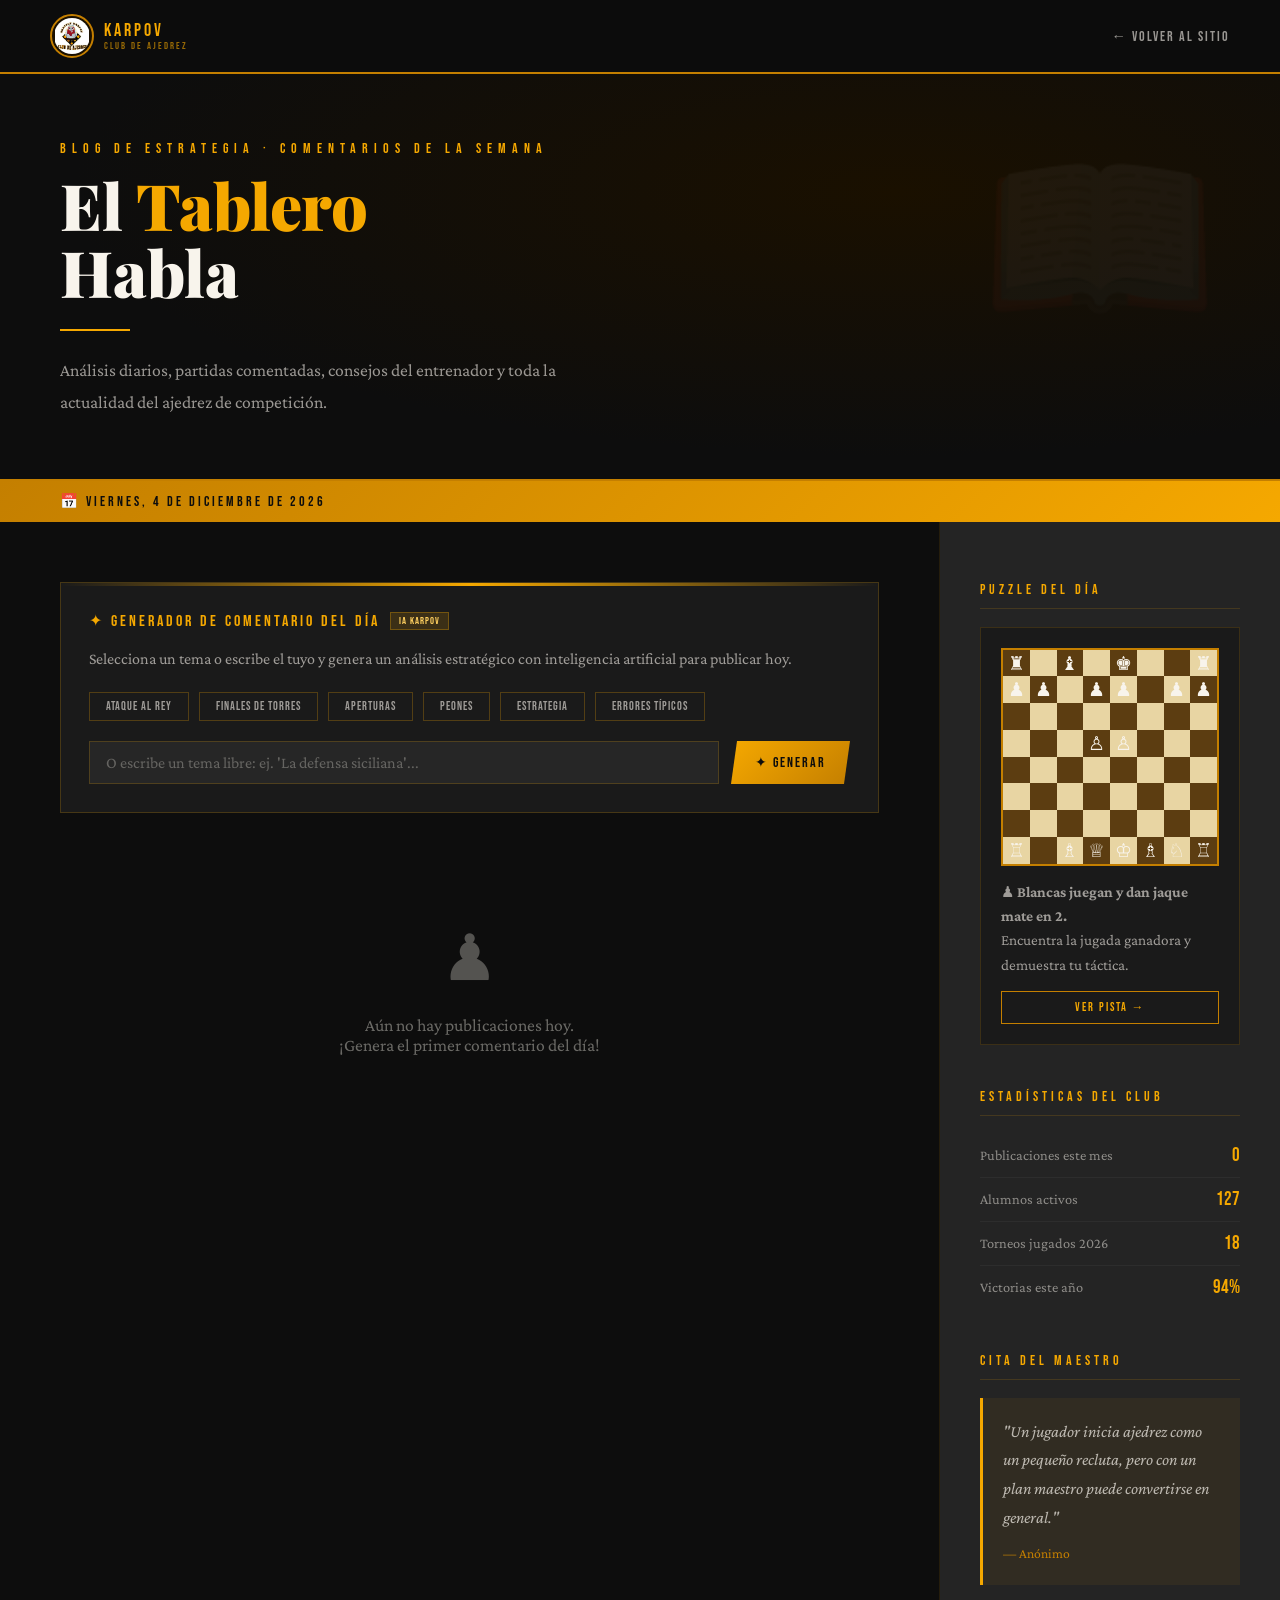
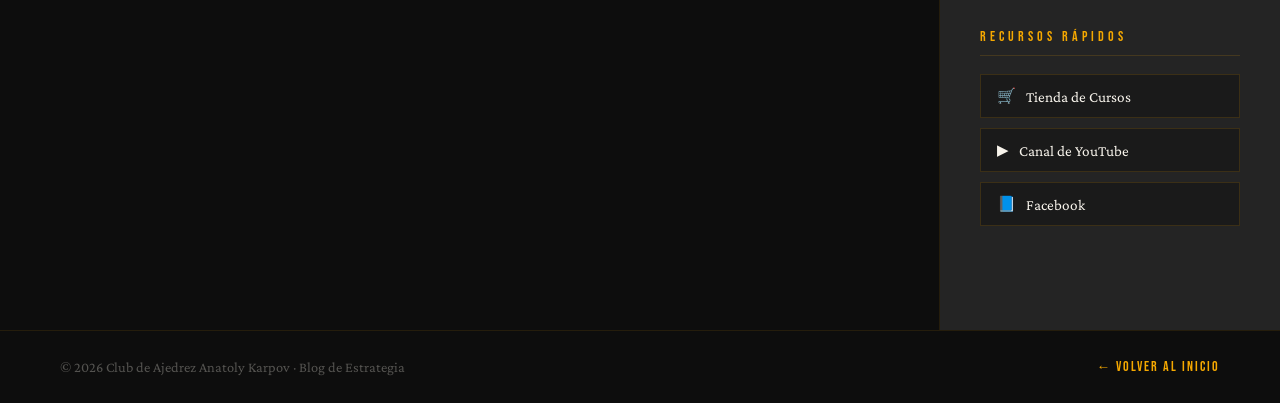
<file: paginas/blog.html>
<!doctype html>
<html lang="es">
<head>
  <meta charset="UTF-8"/>
  <meta name="viewport" content="width=device-width, initial-scale=1.0"/>
  <title>Blog de Estrategia — Club de Ajedrez Anatoly Karpov</title>
  <link href="https://fonts.googleapis.com/css2?family=Playfair+Display:wght@700;900&family=Bebas+Neue&family=Crimson+Pro:ital,wght@0,400;0,600;1,400&display=swap" rel="stylesheet"/>
  <style>
    :root{
      --gold:#f5a800;--gold-light:#ffd060;--gold-dark:#c47f00;
      --black:#0d0d0d;--dark:#1a1a1a;--dark2:#242424;
      --white:#f8f4ec;--red:#8b1a1a;
    }
    *{margin:0;padding:0;box-sizing:border-box;}
    html{scroll-behavior:smooth;}
    body{background:var(--black);color:var(--white);font-family:"Crimson Pro",Georgia,serif;overflow-x:hidden;}

    /* NAV */
    nav{
      position:fixed;top:0;left:0;right:0;z-index:100;
      display:flex;align-items:center;justify-content:space-between;
      padding:14px 50px;
      background:rgba(13,13,13,0.97);
      border-bottom:2px solid var(--gold-dark);
      backdrop-filter:blur(10px);
    }
    .nav-logo{display:flex;align-items:center;gap:10px;text-decoration:none;}
    .nav-logo-text{font-family:"Bebas Neue",sans-serif;font-size:1.1rem;letter-spacing:3px;color:var(--gold);line-height:1.2;}
    .nav-logo-text small{display:block;font-size:0.6rem;letter-spacing:2px;color:rgba(245,168,0,0.6);}
    .nav-back{font-family:"Bebas Neue",sans-serif;letter-spacing:2px;font-size:0.9rem;color:rgba(248,244,236,0.6);text-decoration:none;display:flex;align-items:center;gap:8px;transition:color 0.3s;}
    .nav-back:hover{color:var(--gold);}

    /* HERO */
    .blog-hero{
      padding:140px 60px 60px;
      background:radial-gradient(ellipse at 70% 40%,#1a1000 0%,#0d0d0d 65%);
      border-bottom:2px solid var(--gold-dark);
      position:relative;overflow:hidden;
    }
    .blog-hero::after{content:"📖";position:absolute;right:60px;top:50%;transform:translateY(-50%);font-size:12rem;opacity:0.04;pointer-events:none;}
    .blog-eyebrow{font-family:"Bebas Neue",sans-serif;letter-spacing:6px;color:var(--gold);font-size:0.9rem;margin-bottom:14px;}
    .blog-title{font-family:"Playfair Display",serif;font-size:clamp(2.4rem,5vw,4rem);font-weight:900;line-height:1.05;color:var(--white);}
    .blog-title em{color:var(--gold);font-style:normal;}
    .blog-sub{font-size:1.1rem;line-height:1.8;color:rgba(248,244,236,0.6);margin-top:14px;max-width:540px;}
    .blog-divider{width:70px;height:2px;background:var(--gold);margin:24px 0;}

    /* DATE BADGE */
    .date-strip{
      background:linear-gradient(135deg,var(--gold-dark),var(--gold));
      padding:12px 60px;
      display:flex;align-items:center;gap:16px;
    }
    .date-strip p{font-family:"Bebas Neue",sans-serif;letter-spacing:3px;font-size:0.9rem;color:var(--black);}

    /* MAIN LAYOUT */
    .blog-layout{
      display:grid;grid-template-columns:1fr 340px;gap:0;
      min-height:80vh;
    }

    /* POSTS AREA */
    .posts-area{padding:60px;border-right:1px solid rgba(245,168,0,0.1);}
    .posts-area-header{
      display:flex;align-items:center;justify-content:space-between;
      margin-bottom:40px;flex-wrap:wrap;gap:16px;
    }
    .posts-area-header h2{font-family:"Playfair Display",serif;font-size:1.6rem;color:var(--white);}

    /* AI Comment Generator */
    .ai-generator{
      background:var(--dark);border:1px solid rgba(245,168,0,0.2);
      padding:28px;margin-bottom:48px;position:relative;overflow:hidden;
    }
    .ai-generator::before{
      content:"";position:absolute;top:0;left:0;right:0;height:3px;
      background:linear-gradient(90deg,transparent,var(--gold),transparent);
    }
    .ai-generator-title{
      font-family:"Bebas Neue",sans-serif;letter-spacing:3px;font-size:1rem;color:var(--gold);
      display:flex;align-items:center;gap:10px;margin-bottom:14px;
    }
    .ai-badge{
      font-size:0.65rem;background:rgba(245,168,0,0.15);border:1px solid rgba(245,168,0,0.3);
      padding:2px 8px;letter-spacing:1px;color:var(--gold-light);
    }
    .ai-generator p{font-size:1rem;color:rgba(248,244,236,0.6);margin-bottom:20px;line-height:1.7;}
    .topic-chips{display:flex;gap:10px;flex-wrap:wrap;margin-bottom:20px;}
    .topic-chip{
      font-family:"Bebas Neue",sans-serif;letter-spacing:1px;font-size:0.75rem;
      padding:6px 16px;border:1px solid rgba(245,168,0,0.25);
      background:transparent;color:rgba(248,244,236,0.6);cursor:pointer;transition:all 0.3s;
    }
    .topic-chip:hover,.topic-chip.selected{border-color:var(--gold);color:var(--gold);background:rgba(245,168,0,0.08);}
    .ai-input-row{display:flex;gap:12px;}
    .ai-input{
      flex:1;background:rgba(255,255,255,0.05);border:1px solid rgba(245,168,0,0.2);
      color:var(--white);font-family:"Crimson Pro",serif;font-size:1rem;
      padding:12px 16px;outline:none;transition:border 0.3s;
    }
    .ai-input:focus{border-color:var(--gold);}
    .ai-input::placeholder{color:rgba(248,244,236,0.3);}
    .ai-generate-btn{
      font-family:"Bebas Neue",sans-serif;letter-spacing:2px;font-size:0.85rem;
      padding:12px 24px;background:linear-gradient(135deg,var(--gold),var(--gold-dark));
      color:var(--black);border:none;cursor:pointer;
      clip-path:polygon(6px 0%,100% 0%,calc(100% - 6px) 100%,0% 100%);
      transition:all 0.3s;white-space:nowrap;
    }
    .ai-generate-btn:hover{background:linear-gradient(135deg,var(--gold-light),var(--gold));transform:translateY(-1px);}
    .ai-generate-btn:disabled{opacity:0.5;cursor:not-allowed;transform:none;}

    /* AI response area */
    .ai-response{
      margin-top:20px;padding:20px;
      background:rgba(245,168,0,0.05);border:1px solid rgba(245,168,0,0.12);
      display:none;
    }
    .ai-response.visible{display:block;}
    .ai-response-header{
      display:flex;align-items:center;justify-content:space-between;
      margin-bottom:14px;
    }
    .ai-response-header span{font-family:"Bebas Neue",sans-serif;letter-spacing:2px;font-size:0.8rem;color:var(--gold);}
    .publish-btn{
      font-family:"Bebas Neue",sans-serif;letter-spacing:2px;font-size:0.75rem;
      padding:7px 18px;background:transparent;border:1px solid var(--gold-dark);
      color:var(--gold);cursor:pointer;transition:all 0.3s;
    }
    .publish-btn:hover{background:var(--gold);color:var(--black);}
    .ai-response-text{font-size:1rem;line-height:1.75;color:rgba(248,244,236,0.8);}
    .loading-dots{display:inline-flex;gap:4px;align-items:center;}
    .loading-dots span{width:7px;height:7px;border-radius:50%;background:var(--gold);animation:blink 1.4s infinite both;}
    .loading-dots span:nth-child(2){animation-delay:0.2s;}
    .loading-dots span:nth-child(3){animation-delay:0.4s;}
    @keyframes blink{0%,80%,100%{opacity:0.2;}40%{opacity:1;}}

    /* POSTS */
    .post-card{
      background:var(--dark);border:1px solid rgba(245,168,0,0.1);
      padding:32px;margin-bottom:24px;position:relative;overflow:hidden;
      animation:slideIn 0.5s ease both;
    }
    @keyframes slideIn{from{opacity:0;transform:translateY(16px);}to{opacity:1;transform:translateY(0);}}
    .post-card::before{
      content:"";position:absolute;left:0;top:0;bottom:0;width:3px;
      background:linear-gradient(180deg,var(--gold),transparent);
    }
    .post-meta{display:flex;align-items:center;gap:14px;margin-bottom:14px;flex-wrap:wrap;}
    .post-cat{
      font-family:"Bebas Neue",sans-serif;letter-spacing:2px;font-size:0.72rem;
      padding:3px 10px;border:1px solid var(--gold-dark);color:var(--gold);
    }
    .post-date{font-size:0.85rem;color:rgba(248,244,236,0.35);}
    .post-ai-tag{font-size:0.75rem;color:rgba(245,168,0,0.5);font-style:italic;}
    .post-title{font-family:"Playfair Display",serif;font-size:1.25rem;color:var(--white);margin-bottom:12px;line-height:1.3;}
    .post-body{font-size:1.02rem;line-height:1.78;color:rgba(248,244,236,0.65);}
    .post-footer{display:flex;align-items:center;justify-content:space-between;margin-top:20px;padding-top:16px;border-top:1px solid rgba(255,255,255,0.05);}
    .post-author{font-size:0.9rem;color:rgba(248,244,236,0.4);display:flex;align-items:center;gap:8px;}
    .author-avatar{width:28px;height:28px;border-radius:50%;background:linear-gradient(135deg,var(--gold-dark),#3a2000);display:flex;align-items:center;justify-content:center;font-size:0.9rem;}
    .post-likes{font-family:"Bebas Neue",sans-serif;letter-spacing:1px;font-size:0.8rem;color:rgba(248,244,236,0.3);display:flex;align-items:center;gap:6px;cursor:pointer;transition:color 0.3s;background:none;border:none;}
    .post-likes:hover{color:var(--gold);}

    /* Empty state */
    .empty-posts{text-align:center;padding:60px 20px;}
    .empty-posts .icon{font-size:4rem;margin-bottom:20px;opacity:0.3;}
    .empty-posts p{font-size:1.1rem;color:rgba(248,244,236,0.4);}

    /* SIDEBAR */
    .blog-sidebar{padding:60px 40px;background:var(--dark2);}
    .sidebar-section{margin-bottom:44px;}
    .sidebar-title{font-family:"Bebas Neue",sans-serif;letter-spacing:4px;font-size:0.85rem;color:var(--gold);margin-bottom:18px;padding-bottom:10px;border-bottom:1px solid rgba(245,168,0,0.15);}
    
    /* Puzzle */
    .puzzle-box{
      background:var(--dark);border:1px solid rgba(245,168,0,0.15);padding:20px;
    }
    .puzzle-board{
      display:grid;grid-template-columns:repeat(8,1fr);
      width:100%;aspect-ratio:1;margin-bottom:14px;
      border:2px solid var(--gold-dark);
    }
    .pz{aspect-ratio:1;display:flex;align-items:center;justify-content:center;font-size:1.2rem;}
    .pz.w{background:#e8d5a3;} .pz.b{background:#5c3d11;}
    .puzzle-desc{font-size:0.95rem;color:rgba(248,244,236,0.6);line-height:1.6;margin-bottom:14px;}
    .puzzle-hint-btn{
      font-family:"Bebas Neue",sans-serif;letter-spacing:2px;font-size:0.75rem;
      padding:8px 18px;border:1px solid var(--gold-dark);background:transparent;
      color:var(--gold);cursor:pointer;transition:all 0.3s;width:100%;
    }
    .puzzle-hint-btn:hover{background:rgba(245,168,0,0.1);}

    /* Stats sidebar */
    .stat-mini{display:flex;justify-content:space-between;align-items:center;padding:10px 0;border-bottom:1px solid rgba(255,255,255,0.04);}
    .stat-mini:last-child{border:none;}
    .stat-mini-label{font-size:0.9rem;color:rgba(248,244,236,0.5);}
    .stat-mini-val{font-family:"Bebas Neue",sans-serif;font-size:1.2rem;color:var(--gold);}

    /* Quote */
    .quote-box{
      background:rgba(245,168,0,0.06);border-left:3px solid var(--gold);
      padding:20px;font-style:italic;font-size:1.05rem;line-height:1.7;color:rgba(248,244,236,0.7);
    }
    .quote-author{font-style:normal;font-size:0.85rem;color:var(--gold-dark);margin-top:10px;}

    /* FOOTER */
    .blog-footer{
      background:var(--black);border-top:1px solid rgba(245,168,0,0.1);
      padding:28px 60px;display:flex;align-items:center;justify-content:space-between;flex-wrap:wrap;gap:16px;
    }
    .blog-footer p{font-size:0.9rem;color:rgba(248,244,236,0.3);}
    .blog-footer a{color:var(--gold);text-decoration:none;font-family:"Bebas Neue",sans-serif;letter-spacing:2px;font-size:0.85rem;}

    @media(max-width:1024px){.blog-layout{grid-template-columns:1fr;}.blog-sidebar{border-top:1px solid rgba(245,168,0,0.1);}}
    @media(max-width:900px){
      nav{padding:12px 20px;}.posts-area,.blog-hero{padding-left:20px;padding-right:20px;}
      .blog-hero{padding-top:110px;}.blog-sidebar{padding:40px 20px;}
      .ai-input-row{flex-direction:column;}.blog-footer{padding:24px 20px;}
      .date-strip{padding:12px 20px;}
    }
  </style>
</head>
<body>

<nav>
  <a class="nav-logo" href="index.html">
    <img src="[data-uri]" alt="Logo Karpov" style="height:44px;width:44px;object-fit:contain;border-radius:50%;border:2px solid var(--gold-dark);background:#1a1000;padding:2px;" />
    <span class="nav-logo-text">KARPOV<small>CLUB DE AJEDREZ</small></span>
  </a>
  <a href="index.html" class="nav-back">← Volver al sitio</a>
</nav>

<!-- HERO -->
<div class="blog-hero">
  <p class="blog-eyebrow">Blog de Estrategia · Comentarios de la semana</p>
  <h1 class="blog-title">El <em>Tablero</em><br>Habla</h1>
  <div class="blog-divider"></div>
  <p class="blog-sub">Análisis diarios, partidas comentadas, consejos del entrenador y toda la actualidad del ajedrez de competición.</p>
</div>

<div class="date-strip">
  <p id="todayDate">📅 Cargando fecha...</p>
</div>

<!-- LAYOUT -->
<div class="blog-layout">

  <!-- POSTS -->
  <div class="posts-area">

    <!-- AI Generator -->
    <div class="ai-generator">
      <div class="ai-generator-title">
        ✦ Generador de Comentario del Día <span class="ai-badge">IA KARPOV</span>
      </div>
      <p>Selecciona un tema o escribe el tuyo y genera un análisis estratégico con inteligencia artificial para publicar hoy.</p>
      <div class="topic-chips">
        <button class="topic-chip" data-topic="táctica de ataque al rey">Ataque al Rey</button>
        <button class="topic-chip" data-topic="finales de torres">Finales de Torres</button>
        <button class="topic-chip" data-topic="principios de apertura">Aperturas</button>
        <button class="topic-chip" data-topic="estructura de peones">Peones</button>
        <button class="topic-chip" data-topic="ventaja posicional">Estrategia</button>
        <button class="topic-chip" data-topic="errores comunes de principiantes">Errores Típicos</button>
      </div>
      <div class="ai-input-row">
        <input class="ai-input" id="aiTopicInput" placeholder="O escribe un tema libre: ej. 'La defensa siciliana'..." />
        <button class="ai-generate-btn" id="generateBtn" onclick="generateComment()">✦ Generar</button>
      </div>
      <div class="ai-response" id="aiResponse">
        <div class="ai-response-header">
          <span>✦ Comentario Generado</span>
          <button class="publish-btn" onclick="publishPost()">Publicar en el Blog</button>
        </div>
        <div class="ai-response-text" id="aiResponseText"></div>
      </div>
    </div>

    <!-- Posts container -->
    <div id="postsContainer"></div>

    <div class="empty-posts" id="emptyState" style="display:none">
      <div class="icon">♟</div>
      <p>Aún no hay publicaciones hoy.<br>¡Genera el primer comentario del día!</p>
    </div>

  </div>

  <!-- SIDEBAR -->
  <div class="blog-sidebar">

    <!-- Puzzle del día -->
    <div class="sidebar-section">
      <div class="sidebar-title">Puzzle del Día</div>
      <div class="puzzle-box">
        <div class="puzzle-board" id="puzzleBoard"></div>
        <p class="puzzle-desc">♟ <strong>Blancas juegan y dan jaque mate en 2.</strong><br>Encuentra la jugada ganadora y demuestra tu táctica.</p>
        <button class="puzzle-hint-btn" onclick="showHint()">Ver Pista →</button>
        <p id="hintText" style="display:none;margin-top:12px;font-size:0.9rem;color:var(--gold);font-style:italic">💡 Pista: Busca una amenaza doble con la reina.</p>
      </div>
    </div>

    <!-- Stats -->
    <div class="sidebar-section">
      <div class="sidebar-title">Estadísticas del Club</div>
      <div class="stat-mini"><span class="stat-mini-label">Publicaciones este mes</span><span class="stat-mini-val" id="postCount">0</span></div>
      <div class="stat-mini"><span class="stat-mini-label">Alumnos activos</span><span class="stat-mini-val">127</span></div>
      <div class="stat-mini"><span class="stat-mini-label">Torneos jugados 2026</span><span class="stat-mini-val">18</span></div>
      <div class="stat-mini"><span class="stat-mini-label">Victorias este año</span><span class="stat-mini-val">94%</span></div>
    </div>

    <!-- Frase -->
    <div class="sidebar-section">
      <div class="sidebar-title">Cita del Maestro</div>
      <div class="quote-box" id="dailyQuote">
        "El ajedrez es todo: arte, ciencia y deporte."
        <div class="quote-author">— Anatoly Karpov</div>
      </div>
    </div>

    <!-- Links rápidos -->
    <div class="sidebar-section">
      <div class="sidebar-title">Recursos Rápidos</div>
      <div style="display:flex;flex-direction:column;gap:10px">
        <a href="tienda.html" target="_blank" style="display:flex;align-items:center;gap:10px;padding:12px 16px;background:var(--dark);border:1px solid rgba(245,168,0,0.15);color:var(--white);text-decoration:none;font-size:0.95rem;transition:border 0.3s;" onmouseover="this.style.borderColor='rgba(245,168,0,0.5)'" onmouseout="this.style.borderColor='rgba(245,168,0,0.15)'">🛒 <span>Tienda de Cursos</span></a>
        <a href="https://www.youtube.com/@maestriaenelfinal6028" target="_blank" style="display:flex;align-items:center;gap:10px;padding:12px 16px;background:var(--dark);border:1px solid rgba(245,168,0,0.15);color:var(--white);text-decoration:none;font-size:0.95rem;transition:border 0.3s;" onmouseover="this.style.borderColor='rgba(245,168,0,0.5)'" onmouseout="this.style.borderColor='rgba(245,168,0,0.15)'">▶ <span>Canal de YouTube</span></a>
        <a href="https://www.facebook.com/ClubAnatolyKarpov.Peru" target="_blank" style="display:flex;align-items:center;gap:10px;padding:12px 16px;background:var(--dark);border:1px solid rgba(245,168,0,0.15);color:var(--white);text-decoration:none;font-size:0.95rem;transition:border 0.3s;" onmouseover="this.style.borderColor='rgba(245,168,0,0.5)'" onmouseout="this.style.borderColor='rgba(245,168,0,0.15)'">📘 <span>Facebook</span></a>
      </div>
    </div>

  </div>
</div>

<!-- FOOTER -->
<div class="blog-footer">
  <p>© 2026 Club de Ajedrez Anatoly Karpov · Blog de Estrategia</p>
  <a href="index.html">← Volver al Inicio</a>
</div>

<script>
// ── Date ──
const today = new Date();
const opts = {weekday:'long',year:'numeric',month:'long',day:'numeric'};
document.getElementById('todayDate').textContent = '📅 ' + today.toLocaleDateString('es-PE',opts).replace(/^\w/,c=>c.toUpperCase());

// ── Quotes rotation ──
const quotes = [
  {q:"El ajedrez es todo: arte, ciencia y deporte.", a:"Anatoly Karpov"},
  {q:"Cada pieza tiene su alma. Aprende a escucharla.", a:"Waldir Yucra Ortiz"},
  {q:"El mejor movimiento siempre es el que aún no viste.", a:"Anatoly Karpov"},
  {q:"La táctica es saber qué hacer cuando hay algo que hacer; la estrategia es saber qué hacer cuando no hay nada que hacer.", a:"Savielly Tartakower"},
  {q:"Un jugador inicia ajedrez como un pequeño recluta, pero con un plan maestro puede convertirse en general.", a:"Anónimo"},
];
const todayQuote = quotes[today.getDate() % quotes.length];
document.getElementById('dailyQuote').innerHTML =
  `"${todayQuote.q}" <div class="quote-author">— ${todayQuote.a}</div>`;

// ── Puzzle board ──
const pb = document.getElementById('puzzleBoard');
const pieces = {
  a8:'♜',b8:'',c8:'♝',d8:'',e8:'♚',f8:'',g8:'',h8:'♜',
  a7:'♟',b7:'♟',c7:'',d7:'♟',e7:'♟',f7:'',g7:'♟',h7:'♟',
  a1:'♖',b1:'',c1:'♗',d1:'♕',e1:'♔',f1:'♗',g1:'♘',h1:'♖',
  d5:'♙',e5:'♙',
};
const files='abcdefgh'.split('');
for(let r=8;r>=1;r--){
  files.forEach(f=>{
    const sq=document.createElement('div');
    const isDark=(files.indexOf(f)+r)%2===0;
    sq.className='pz '+(isDark?'b':'w');
    const key=f+r;
    if(pieces[key]) sq.textContent=pieces[key];
    pb.appendChild(sq);
  });
}

function showHint(){
  document.getElementById('hintText').style.display='block';
}

// ── In-memory posts store ──
let posts = [];

function updatePostCount(){
  document.getElementById('postCount').textContent = posts.length;
  const empty = document.getElementById('emptyState');
  if(posts.length===0) empty.style.display='block'; else empty.style.display='none';
}

function renderPosts(){
  const container = document.getElementById('postsContainer');
  container.innerHTML='';
  if(posts.length===0){updatePostCount();return;}
  posts.slice().reverse().forEach(post=>{
    const cats=['Táctica','Estrategia','Finales','Aperturas','Análisis'];
    const cat=cats[Math.floor(Math.random()*cats.length)];
    const el=document.createElement('div');
    el.className='post-card';
    el.innerHTML=`
      <div class="post-meta">
        <span class="post-cat">${cat}</span>
        <span class="post-date">${post.date}</span>
        ${post.ai?'<span class="post-ai-tag">✦ Generado con IA</span>':''}
      </div>
      <h3 class="post-title">${post.title}</h3>
      <div class="post-body">${post.body}</div>
      <div class="post-footer">
        <div class="post-author">
          <div class="author-avatar">♔</div>
          Waldir Yucra Ortiz
        </div>
        <button class="post-likes" onclick="likePost(this)">♥ <span>${Math.floor(Math.random()*20)+1}</span> me gusta</button>
      </div>
    `;
    container.appendChild(el);
  });
  updatePostCount();
}

function likePost(btn){
  const span=btn.querySelector('span');
  span.textContent=parseInt(span.textContent)+1;
  btn.style.color='var(--gold)';
}

// ── Topic chips ──
let selectedTopic='';
document.querySelectorAll('.topic-chip').forEach(chip=>{
  chip.addEventListener('click',()=>{
    document.querySelectorAll('.topic-chip').forEach(c=>c.classList.remove('selected'));
    chip.classList.add('selected');
    selectedTopic=chip.dataset.topic;
    document.getElementById('aiTopicInput').value=selectedTopic;
  });
});

// ── AI generation ──
let generatedTitle='';
let generatedBody='';

async function generateComment(){
  const input=document.getElementById('aiTopicInput').value.trim();
  const topic=input||selectedTopic||'estrategia de ajedrez';
  if(!topic){alert('Escribe o selecciona un tema.');return;}

  const btn=document.getElementById('generateBtn');
  const responseDiv=document.getElementById('aiResponse');
  const responseText=document.getElementById('aiResponseText');

  btn.disabled=true;btn.textContent='✦ Generando...';
  responseDiv.classList.add('visible');
  responseText.innerHTML='<div class="loading-dots"><span></span><span></span><span></span></div> Consultando al maestro de ajedrez IA...';

  try{
    const res=await fetch('https://api.anthropic.com/v1/messages',{
      method:'POST',
      headers:{'Content-Type':'application/json'},
      body:JSON.stringify({
        model:'claude-sonnet-4-20250514',
        max_tokens:1000,
        system:`Eres Waldir Yucra Ortiz, entrenador de ajedrez del Club de Ajedrez Anatoly Karpov en Arequipa, Perú.
Eres un experto en ajedrez con certificaciones FIDE. Escribe comentarios de blog sobre ajedrez en español.
Responde SOLO en JSON con este formato exacto sin markdown ni backticks:
{"title":"Título atractivo del comentario (máx 12 palabras)","body":"Cuerpo del análisis en 3-4 párrafos, en tono educativo y apasionado, con ejemplos concretos, usando términos técnicos de ajedrez explicados de forma accesible. Entre 250 y 350 palabras."}`,
        messages:[{role:'user',content:`Escribe un comentario estratégico del día sobre: "${topic}"`}]
      })
    });
    const data=await res.json();
    const text=data.content?.filter(b=>b.type==='text').map(b=>b.text).join('')||'{}';
    const clean=text.replace(/```json|```/g,'').trim();
    const parsed=JSON.parse(clean);
    generatedTitle=parsed.title||'Análisis del día';
    generatedBody=parsed.body||text;
    responseText.innerHTML=`<strong style="color:var(--gold-light);font-family:'Playfair Display',serif;font-size:1.1rem;">${generatedTitle}</strong><br><br>${generatedBody.replace(/\n/g,'<br><br>')}`;
  }catch(e){
    responseText.innerHTML='<span style="color:rgba(248,244,236,0.5)">Error al conectar con el generador. Por favor revisa tu conexión e inténtalo de nuevo.</span>';
    generatedTitle='';generatedBody='';
  }
  btn.disabled=false;btn.textContent='✦ Generar';
}

function publishPost(){
  if(!generatedTitle||!generatedBody){return;}
  const now=new Date();
  posts.push({
    title:generatedTitle,
    body:generatedBody.replace(/\n/g,'<br>'),
    date:now.toLocaleDateString('es-PE',{day:'numeric',month:'long',year:'numeric'})+' · '+now.toLocaleTimeString('es-PE',{hour:'2-digit',minute:'2-digit'}),
    ai:true
  });
  renderPosts();
  document.getElementById('aiResponse').classList.remove('visible');
  document.getElementById('aiTopicInput').value='';
  document.querySelectorAll('.topic-chip').forEach(c=>c.classList.remove('selected'));
  generatedTitle='';generatedBody='';
}

// Init
renderPosts();

// Enter key
document.getElementById('aiTopicInput').addEventListener('keydown',e=>{if(e.key==='Enter')generateComment();});
</script>
</body>
</html>
</file>
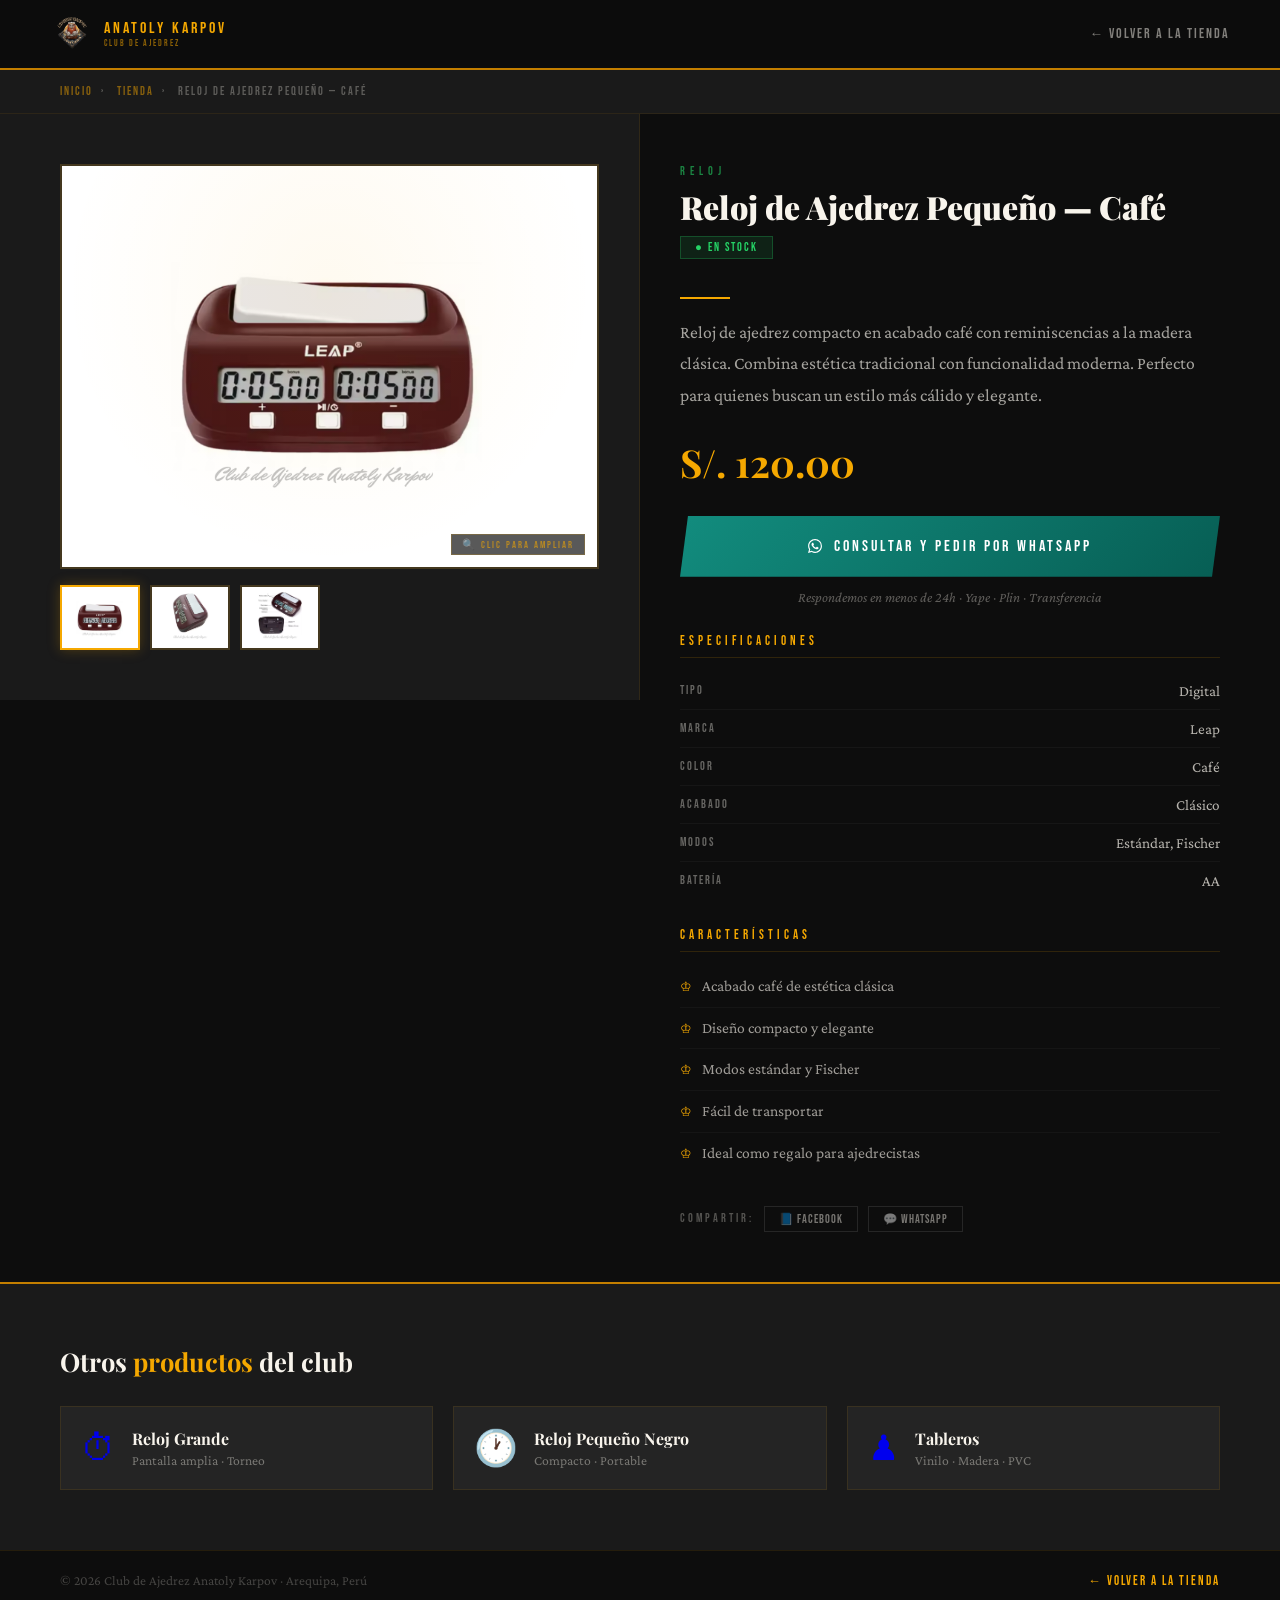
<file: paginas/reloj-cafe.html>
<!doctype html>
<html lang="es">
<head>
  <meta charset="UTF-8"/>
  <meta name="viewport" content="width=device-width, initial-scale=1.0"/>
  <title>Reloj de Ajedrez Pequeño — Café — Club Karpov</title>
  <link href="https://fonts.googleapis.com/css2?family=Playfair+Display:wght@700;900&family=Bebas+Neue&family=Crimson+Pro:ital,wght@0,400;0,600;1,400&display=swap" rel="stylesheet"/>
  <style>
    :root{
      --gold:#f5a800;--gold-light:#ffd060;--gold-dark:#c47f00;
      --black:#0d0d0d;--dark:#1a1a1a;--dark2:#242424;
      --white:#f8f4ec;--whatsapp:#25D366;--wa-dark:#128C7E;--wa-darker:#075E54;
    }
    *{margin:0;padding:0;box-sizing:border-box;}
    html{scroll-behavior:smooth;}
    body{background:var(--black);color:var(--white);font-family:"Crimson Pro",Georgia,serif;min-height:100vh;}

    /* NAV */
    nav{
      position:sticky;top:0;z-index:100;
      display:flex;align-items:center;justify-content:space-between;
      padding:12px 50px;
      background:rgba(13,13,13,0.98);
      border-bottom:2px solid var(--gold-dark);
      backdrop-filter:blur(10px);
    }
    .nav-logo{display:flex;align-items:center;gap:10px;text-decoration:none;}
    .nav-logo img{height:44px;width:44px;object-fit:contain;}
    .nav-logo-text{font-family:"Bebas Neue",sans-serif;font-size:1rem;letter-spacing:3px;color:var(--gold);line-height:1.2;}
    .nav-logo-text small{display:block;font-size:0.58rem;letter-spacing:2px;color:rgba(245,168,0,0.55);}
    .nav-back{font-family:"Bebas Neue",sans-serif;letter-spacing:2px;font-size:0.85rem;color:rgba(248,244,236,0.5);text-decoration:none;display:flex;align-items:center;gap:7px;transition:color 0.3s;}
    .nav-back:hover{color:var(--gold);}

    /* BREADCRUMB */
    .breadcrumb{
      padding:14px 60px;
      font-family:"Bebas Neue",sans-serif;letter-spacing:2px;font-size:0.75rem;
      color:rgba(248,244,236,0.3);
      background:var(--dark);
      border-bottom:1px solid rgba(245,168,0,0.08);
    }
    .breadcrumb a{color:rgba(245,168,0,0.5);text-decoration:none;transition:color 0.2s;}
    .breadcrumb a:hover{color:var(--gold);}
    .breadcrumb span{margin:0 8px;}

    /* PRODUCT LAYOUT */
    .product-page{
      display:grid;grid-template-columns:1fr 1fr;
      gap:0;min-height:calc(100vh - 120px);
    }

    /* ── GALLERY COL ── */
    .gallery-col{
      padding:50px 40px 50px 60px;
      background:var(--dark);
      border-right:1px solid rgba(245,168,0,0.1);
      position:sticky;top:73px;align-self:start;
    }

    .main-img-wrap{
      position:relative;overflow:hidden;
      background:var(--dark2);
      border:2px solid rgba(245,168,0,0.15);
      margin-bottom:16px;
      cursor:zoom-in;
    }
    .main-img-wrap::before{
      content:"";position:absolute;inset:0;
      background:radial-gradient(ellipse at 50% 30%,rgba(245,168,0,0.06),transparent 70%);
      pointer-events:none;z-index:1;
    }
    .main-img{
      width:100%;aspect-ratio:4/3;object-fit:cover;display:block;
      transition:transform 0.5s ease;
    }
    .main-img-wrap:hover .main-img{transform:scale(1.04);}

    /* Zoom overlay */
    .zoom-hint{
      position:absolute;bottom:12px;right:12px;z-index:2;
      font-family:"Bebas Neue",sans-serif;letter-spacing:2px;font-size:0.65rem;
      background:rgba(0,0,0,0.65);color:rgba(245,168,0,0.6);
      padding:3px 10px;border:1px solid rgba(245,168,0,0.2);
      pointer-events:none;
    }

    /* Photo placeholder note */
    .photo-note{
      position:absolute;top:12px;left:12px;z-index:2;
      font-family:"Bebas Neue",sans-serif;letter-spacing:2px;font-size:0.62rem;
      background:rgba(245,168,0,0.1);color:rgba(245,168,0,0.5);
      padding:3px 10px;border:1px dashed rgba(245,168,0,0.25);
    }

    /* Thumbnails */
    .thumbs{display:flex;gap:10px;flex-wrap:wrap;}
    .thumb-btn{
      width:80px;height:65px;overflow:hidden;
      border:2px solid rgba(245,168,0,0.15);
      cursor:pointer;transition:all 0.25s;flex-shrink:0;
      background:var(--dark2);
    }
    .thumb-btn:hover{border-color:rgba(245,168,0,0.5);}
    .thumb-btn.active{border-color:var(--gold);box-shadow:0 0 12px rgba(245,168,0,0.25);}
    .thumb-btn img{width:100%;height:100%;object-fit:cover;display:block;}

    /* ── INFO COL ── */
    .info-col{padding:50px 60px 50px 40px;}

    .product-cat{font-family:"Bebas Neue",sans-serif;letter-spacing:5px;font-size:0.78rem;color:rgba(37,211,102,0.6);margin-bottom:10px;}
    .product-name{font-family:"Playfair Display",serif;font-size:clamp(1.8rem,2.5vw,2.6rem);font-weight:900;line-height:1.15;color:var(--white);margin-bottom:10px;}
    .product-badge-inline{
      display:inline-block;
      font-family:"Bebas Neue",sans-serif;letter-spacing:2px;font-size:0.72rem;
      padding:4px 14px;margin-bottom:20px;
    }
    .badge-stock{background:rgba(37,211,102,0.1);color:var(--whatsapp);border:1px solid rgba(37,211,102,0.25);}
    .badge-new{background:var(--gold);color:var(--black);}
    .badge-limited{background:rgba(245,168,0,0.12);color:var(--gold);border:1px solid rgba(245,168,0,0.25);}

    .product-divider{width:50px;height:2px;background:var(--gold);margin:18px 0;}
    .product-short{font-size:1.1rem;line-height:1.8;color:rgba(248,244,236,0.65);margin-bottom:24px;}
    .product-price-row{display:flex;align-items:baseline;gap:14px;margin-bottom:28px;}
    .big-price{font-family:"Playfair Display",serif;font-size:2.4rem;color:var(--gold);font-weight:700;}
    .price-note{font-size:0.9rem;color:rgba(248,244,236,0.35);font-style:italic;}

    /* WA button big */
    .wa-big-btn{
      display:flex;align-items:center;justify-content:center;gap:12px;
      font-family:"Bebas Neue",sans-serif;letter-spacing:3px;font-size:1rem;
      padding:18px 32px;
      background:linear-gradient(135deg,var(--wa-dark),var(--wa-darker));
      color:#fff;text-decoration:none;
      clip-path:polygon(8px 0%,100% 0%,calc(100% - 8px) 100%,0% 100%);
      transition:all 0.3s;
      margin-bottom:12px;
    }
    .wa-big-btn:hover{background:linear-gradient(135deg,var(--whatsapp),var(--wa-dark));transform:translateY(-2px);box-shadow:0 8px 28px rgba(37,211,102,0.35);}
    .wa-icon-big{font-size:1.3rem;}
    .wa-note{font-size:0.88rem;color:rgba(248,244,236,0.35);text-align:center;font-style:italic;margin-bottom:28px;}

    /* Specs */
    .section-header{font-family:"Bebas Neue",sans-serif;letter-spacing:4px;font-size:0.82rem;color:var(--gold);margin-bottom:14px;padding-bottom:8px;border-bottom:1px solid rgba(245,168,0,0.15);}
    .specs-table{margin-bottom:28px;}
    .spec-row{display:flex;justify-content:space-between;align-items:center;padding:10px 0;border-bottom:1px solid rgba(255,255,255,0.04);}
    .spec-row:last-child{border:none;}
    .spec-k{font-family:"Bebas Neue",sans-serif;letter-spacing:2px;font-size:0.78rem;color:rgba(248,244,236,0.38);}
    .spec-v{font-size:0.95rem;color:rgba(248,244,236,0.72);text-align:right;}

    /* Features */
    .features-list{list-style:none;margin-bottom:32px;}
    .features-list li{display:flex;align-items:flex-start;gap:10px;padding:8px 0;font-size:0.97rem;line-height:1.6;color:rgba(248,244,236,0.62);border-bottom:1px solid rgba(255,255,255,0.03);}
    .features-list li:last-child{border:none;}
    .feat-dot{color:var(--gold);font-size:0.8rem;margin-top:3px;flex-shrink:0;}

    /* Share row */
    .share-row{display:flex;gap:10px;align-items:center;margin-top:10px;flex-wrap:wrap;}
    .share-label{font-family:"Bebas Neue",sans-serif;letter-spacing:3px;font-size:0.72rem;color:rgba(248,244,236,0.3);}
    .share-btn{
      font-family:"Bebas Neue",sans-serif;letter-spacing:1px;font-size:0.72rem;
      padding:5px 14px;border:1px solid rgba(255,255,255,0.1);background:transparent;
      color:rgba(248,244,236,0.45);cursor:pointer;text-decoration:none;transition:all 0.3s;
    }
    .share-btn:hover{border-color:var(--gold);color:var(--gold);}

    /* LIGHTBOX */
    .lightbox{
      display:none;position:fixed;inset:0;z-index:999;
      background:rgba(0,0,0,0.92);
      align-items:center;justify-content:center;
      cursor:zoom-out;
    }
    .lightbox.open{display:flex;}
    .lightbox img{max-width:90vw;max-height:90vh;object-fit:contain;pointer-events:none;}
    .lb-close{
      position:absolute;top:20px;right:28px;
      font-size:2rem;color:rgba(245,168,0,0.7);cursor:pointer;
      font-family:"Bebas Neue",sans-serif;letter-spacing:0;
      transition:color 0.2s;
    }
    .lb-close:hover{color:var(--gold);}

    /* RELATED */
    .related{
      padding:60px;background:var(--dark);
      border-top:2px solid var(--gold-dark);
      grid-column:1/-1;
    }
    .related h3{font-family:"Playfair Display",serif;font-size:1.6rem;color:var(--white);margin-bottom:28px;}
    .related h3 em{color:var(--gold);font-style:normal;}
    .related-grid{display:grid;grid-template-columns:repeat(3,1fr);gap:20px;}
    .rel-card{
      background:var(--dark2);border:1px solid rgba(245,168,0,0.1);
      padding:20px;display:flex;align-items:center;gap:16px;
      text-decoration:none;transition:all 0.3s;
    }
    .rel-card:hover{border-color:rgba(37,211,102,0.3);transform:translateY(-3px);}
    .rel-icon{font-size:2.2rem;flex-shrink:0;}
    .rel-info h4{font-family:"Playfair Display",serif;font-size:1rem;color:var(--white);margin-bottom:4px;}
    .rel-info p{font-size:0.85rem;color:rgba(248,244,236,0.4);}

    /* FOOTER */
    .prod-footer{
      background:var(--black);border-top:1px solid rgba(245,168,0,0.1);
      padding:22px 60px;display:flex;justify-content:space-between;align-items:center;flex-wrap:wrap;gap:12px;
      grid-column:1/-1;
    }
    .prod-footer p{font-size:0.84rem;color:rgba(248,244,236,0.24);}
    .prod-footer a{color:var(--gold);text-decoration:none;font-family:"Bebas Neue",sans-serif;letter-spacing:2px;font-size:0.8rem;}

    @media(max-width:900px){
      nav{padding:10px 18px;}
      .breadcrumb{padding:12px 18px;}
      .product-page{grid-template-columns:1fr;}
      .gallery-col{position:static;padding:28px 18px;border-right:none;border-bottom:1px solid rgba(245,168,0,0.1);}
      .info-col{padding:28px 18px;}
      .related{padding:40px 18px;}
      .related-grid{grid-template-columns:1fr;}
      .prod-footer{padding:18px;}
    }
  </style>
</head>
<body>

<nav>
  <a class="nav-logo" href="index.html">
    <img src="../images/akar1.png" alt="logokarpov">
    <span class="nav-logo-text">ANATOLY KARPOV<small>CLUB DE AJEDREZ</small></span>
  </a>
  <a href="tienda.html" class="nav-back">← Volver a la Tienda</a>
</nav>

<div class="breadcrumb">
  <a href="index.html">Inicio</a><span>›</span>
  <a href="tienda.html">Tienda</a><span>›</span>
  Reloj de Ajedrez Pequeño — Café
</div>

<div class="product-page">

  <!-- GALLERY -->
  <div class="gallery-col">
    <div class="main-img-wrap" onclick="openLightbox()">
      <img class="main-img" id="mainImg" src="../images/relojpeque.png" alt="Reloj de Ajedrez Pequeño — Café"/>
      
      <span class="zoom-hint">🔍 Clic para ampliar</span>
    </div>
    <div class="thumbs">
      <div class="thumb-btn active" data-idx="0" onclick="setImg(0)"><img src="../images/relojpeque.png" alt="Foto 1"/></div><div class="thumb-btn " data-idx="1" onclick="setImg(1)"><img src="../images/relojpequecafe2.png" alt="Foto 2"/></div><div class="thumb-btn " data-idx="2" onclick="setImg(2)"><img src="../images/relojpequecafe3.png" alt="Foto 3"/></div>
    </div>
  </div>

  <!-- INFO -->
  <div class="info-col">
    <p class="product-cat">RELOJ</p>
    <h1 class="product-name">Reloj de Ajedrez Pequeño — Café</h1>
    <span class="product-badge-inline badge-stock">● En Stock</span>

    <div class="product-divider"></div>
    <p class="product-short">Reloj de ajedrez compacto en acabado café con reminiscencias a la madera clásica. Combina estética tradicional con funcionalidad moderna. Perfecto para quienes buscan un estilo más cálido y elegante.</p>

    <div class="product-price-row">
      <span class="big-price">S/. 120.00</span>
      
    </div>

    <a href="https://wa.me/51916096895?text=Hola,%20me%20interesa%20el%20Reloj%20Peque%C3%B1o%20Caf%C3%A9.%20%C2%BFCu%C3%A1l%20es%20el%20precio%20y%20disponibilidad%3F" target="_blank" class="wa-big-btn">
      <span class="wa-icon-big"><svg width="14" height="14" viewBox="0 0 24 24" fill="currentColor"><path d="M17.472 14.382c-.297-.149-1.758-.867-2.03-.967-.273-.099-.471-.148-.67.15-.197.297-.767.966-.94 1.164-.173.199-.347.223-.644.075-.297-.15-1.255-.463-2.39-1.475-.883-.788-1.48-1.761-1.653-2.059-.173-.297-.018-.458.13-.606.134-.133.298-.347.446-.52.149-.174.198-.298.298-.497.099-.198.05-.371-.025-.52-.075-.149-.669-1.612-.916-2.207-.242-.579-.487-.5-.669-.51-.173-.008-.371-.01-.57-.01-.198 0-.52.074-.792.372-.272.297-1.04 1.016-1.04 2.479 0 1.462 1.065 2.875 1.213 3.074.149.198 2.096 3.2 5.077 4.487.709.306 1.262.489 1.694.625.712.227 1.36.195 1.871.118.571-.085 1.758-.719 2.006-1.413.248-.694.248-1.289.173-1.413-.074-.124-.272-.198-.57-.347m-5.421 7.403h-.004a9.87 9.87 0 01-5.031-1.378l-.361-.214-3.741.982.998-3.648-.235-.374a9.86 9.86 0 01-1.51-5.26c.001-5.45 4.436-9.884 9.888-9.884 2.64 0 5.122 1.03 6.988 2.898a9.825 9.825 0 012.893 6.994c-.003 5.45-4.437 9.884-9.885 9.884m8.413-18.297A11.815 11.815 0 0012.05 0C5.495 0 .16 5.335.157 11.892c0 2.096.547 4.142 1.588 5.945L.057 24l6.305-1.654a11.882 11.882 0 005.683 1.448h.005c6.554 0 11.89-5.335 11.893-11.893a11.821 11.821 0 00-3.48-8.413z"/></svg></span>
      Consultar y Pedir por WhatsApp
    </a>
    <p class="wa-note">Respondemos en menos de 24h · Yape · Plin · Transferencia</p>

    <!-- SPECS -->
    <div class="section-header">Especificaciones</div>
    <div class="specs-table"><div class="spec-row"><span class="spec-k">Tipo</span><span class="spec-v">Digital</span></div><div class="spec-row"><span class="spec-k">Marca</span><span class="spec-v">Leap</span></div><div class="spec-row"><span class="spec-k">Color</span><span class="spec-v">Café</span></div><div class="spec-row"><span class="spec-k">Acabado</span><span class="spec-v">Clásico</span></div><div class="spec-row"><span class="spec-k">Modos</span><span class="spec-v">Estándar, Fischer</span></div><div class="spec-row"><span class="spec-k">Batería</span><span class="spec-v">AA</span></div></div>

    <!-- FEATURES -->
    <div class="section-header">Características</div>
    <ul class="features-list"><li><span class="feat-dot">♔</span>Acabado café de estética clásica</li><li><span class="feat-dot">♔</span>Diseño compacto y elegante</li><li><span class="feat-dot">♔</span>Modos estándar y Fischer</li><li><span class="feat-dot">♔</span>Fácil de transportar</li><li><span class="feat-dot">♔</span>Ideal como regalo para ajedrecistas</li></ul>

    <div class="share-row">
      <span class="share-label">Compartir:</span>
      <a class="share-btn" href="https://www.facebook.com/sharer/sharer.php?u=tienda.html" target="_blank">📘 Facebook</a>
      <a class="share-btn" href="https://wa.me/?text=Reloj de Ajedrez Pequeño — Café%20-%20Club%20Karpov:%20tienda.html" target="_blank">💬 WhatsApp</a>
    </div>
  </div>

  <!-- RELATED -->
  <div class="related">
    <h3>Otros <em>productos</em> del club</h3>
    <div class="related-grid">
      <a href="reloj-grande.html" class="rel-card"><span class="rel-icon">⏱</span><div class="rel-info"><h4>Reloj Grande</h4><p>Pantalla amplia · Torneo</p></div></a>
      <a href="reloj-negro.html" class="rel-card"><span class="rel-icon">🕐</span><div class="rel-info"><h4>Reloj Pequeño Negro</h4><p>Compacto · Portable</p></div></a>
      <a href="tableros.html" class="rel-card"><span class="rel-icon">♟</span><div class="rel-info"><h4>Tableros</h4><p>Vinilo · Madera · PVC</p></div></a>
    </div>
  </div>

  <div class="prod-footer">
    <p>© 2026 Club de Ajedrez Anatoly Karpov · Arequipa, Perú</p>
    <a href="tienda.html">← Volver a la Tienda</a>
  </div>
</div>

<!-- LIGHTBOX -->
<div class="lightbox" id="lightbox" onclick="closeLightbox()">
  <span class="lb-close" onclick="closeLightbox()">✕</span>
  <img id="lbImg" src="[data-uri]" alt="Reloj de Ajedrez Pequeño — Café"/>
</div>

<script>
  const imgs = ["../images/relojpeque.png", "../images/relojpequecafe2.png", "../images/relojpequecafe3.png"];
  let current = 0;

  function setImg(idx) {
    current = idx;
    document.getElementById('mainImg').src = imgs[idx];
    document.getElementById('lbImg').src = imgs[idx];
    document.querySelectorAll('.thumb-btn').forEach((t,i) => t.classList.toggle('active', i===idx));
  }

  function openLightbox() {
    document.getElementById('lightbox').classList.add('open');
    document.body.style.overflow = 'hidden';
  }

  function closeLightbox() {
    document.getElementById('lightbox').classList.remove('open');
    document.body.style.overflow = '';
  }

  document.addEventListener('keydown', e => {
    if (e.key === 'Escape') closeLightbox();
    if (e.key === 'ArrowRight') setImg((current+1) % imgs.length);
    if (e.key === 'ArrowLeft') setImg((current - 1 + imgs.length) % imgs.length);
  });

  // Scroll reveal
  const obs = new IntersectionObserver(entries => entries.forEach(e => {
    if (e.isIntersecting) { e.target.style.opacity='1'; e.target.style.transform='translateY(0)'; }
  }), {threshold:0.1});
  document.querySelectorAll('.rel-card,.spec-row').forEach(el => {
    el.style.opacity='0'; el.style.transform='translateY(12px)';
    el.style.transition='opacity 0.4s ease, transform 0.4s ease';
    obs.observe(el);
  });
</script>
</body>
</html>
</file>
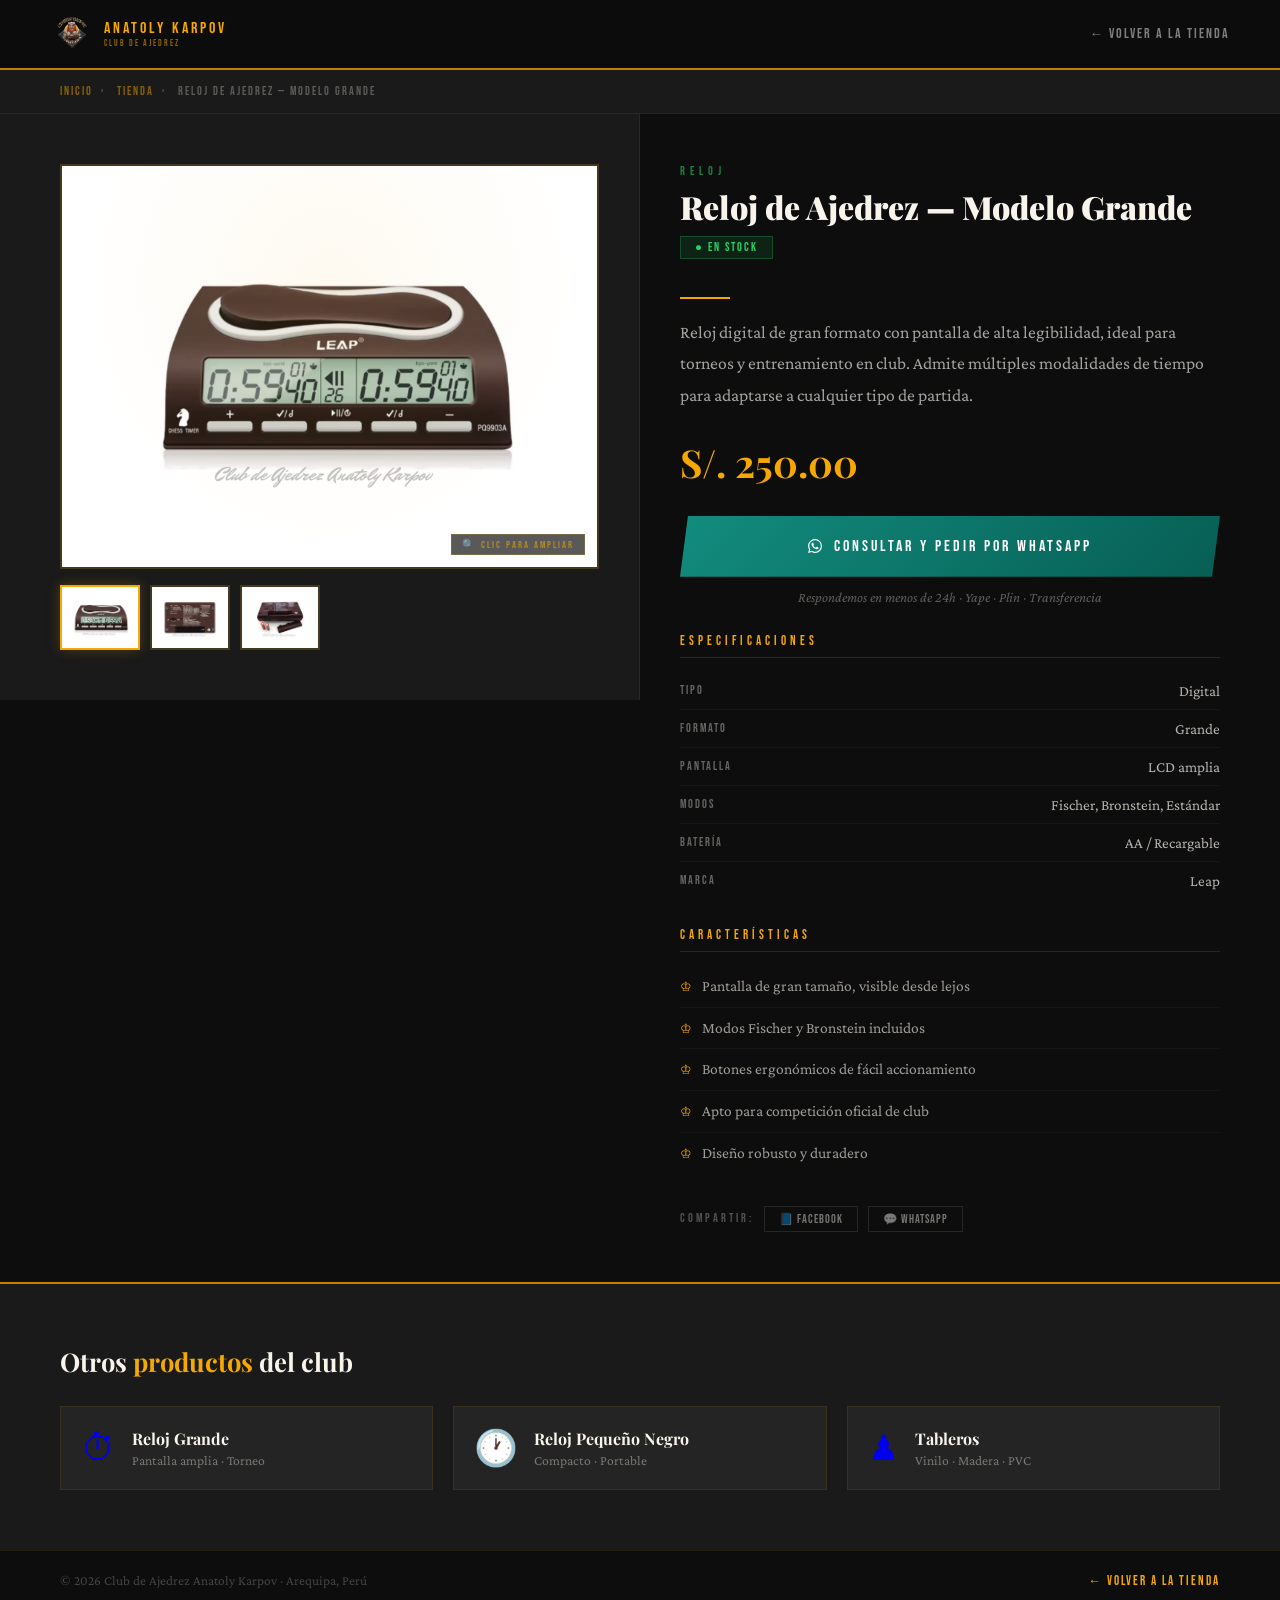
<file: paginas/reloj-grande.html>
<!doctype html>
<html lang="es">
<head>
  <meta charset="UTF-8"/>
  <meta name="viewport" content="width=device-width, initial-scale=1.0"/>
  <title>Reloj de Ajedrez — Modelo Grande — Club Karpov</title>
  <link href="https://fonts.googleapis.com/css2?family=Playfair+Display:wght@700;900&family=Bebas+Neue&family=Crimson+Pro:ital,wght@0,400;0,600;1,400&display=swap" rel="stylesheet"/>
  <style>
    :root{
      --gold:#f5a800;--gold-light:#ffd060;--gold-dark:#c47f00;
      --black:#0d0d0d;--dark:#1a1a1a;--dark2:#242424;
      --white:#f8f4ec;--whatsapp:#25D366;--wa-dark:#128C7E;--wa-darker:#075E54;
    }
    *{margin:0;padding:0;box-sizing:border-box;}
    html{scroll-behavior:smooth;}
    body{background:var(--black);color:var(--white);font-family:"Crimson Pro",Georgia,serif;min-height:100vh;}

    /* NAV */
    nav{
      position:sticky;top:0;z-index:100;
      display:flex;align-items:center;justify-content:space-between;
      padding:12px 50px;
      background:rgba(13,13,13,0.98);
      border-bottom:2px solid var(--gold-dark);
      backdrop-filter:blur(10px);
    }
    .nav-logo{display:flex;align-items:center;gap:10px;text-decoration:none;}
    .nav-logo img{height:44px;width:44px;object-fit:contain;}
    .nav-logo-text{font-family:"Bebas Neue",sans-serif;font-size:1rem;letter-spacing:3px;color:var(--gold);line-height:1.2;}
    .nav-logo-text small{display:block;font-size:0.58rem;letter-spacing:2px;color:rgba(245,168,0,0.55);}
    .nav-back{font-family:"Bebas Neue",sans-serif;letter-spacing:2px;font-size:0.85rem;color:rgba(248,244,236,0.5);text-decoration:none;display:flex;align-items:center;gap:7px;transition:color 0.3s;}
    .nav-back:hover{color:var(--gold);}

    /* BREADCRUMB */
    .breadcrumb{
      padding:14px 60px;
      font-family:"Bebas Neue",sans-serif;letter-spacing:2px;font-size:0.75rem;
      color:rgba(248,244,236,0.3);
      background:var(--dark);
      border-bottom:1px solid rgba(245,168,0,0.08);
    }
    .breadcrumb a{color:rgba(245,168,0,0.5);text-decoration:none;transition:color 0.2s;}
    .breadcrumb a:hover{color:var(--gold);}
    .breadcrumb span{margin:0 8px;}

    /* PRODUCT LAYOUT */
    .product-page{
      display:grid;grid-template-columns:1fr 1fr;
      gap:0;min-height:calc(100vh - 120px);
    }

    /* ── GALLERY COL ── */
    .gallery-col{
      padding:50px 40px 50px 60px;
      background:var(--dark);
      border-right:1px solid rgba(245,168,0,0.1);
      position:sticky;top:73px;align-self:start;
    }

    .main-img-wrap{
      position:relative;overflow:hidden;
      background:var(--dark2);
      border:2px solid rgba(245,168,0,0.15);
      margin-bottom:16px;
      cursor:zoom-in;
    }
    .main-img-wrap::before{
      content:"";position:absolute;inset:0;
      background:radial-gradient(ellipse at 50% 30%,rgba(245,168,0,0.06),transparent 70%);
      pointer-events:none;z-index:1;
    }
    .main-img{
      width:100%;aspect-ratio:4/3;object-fit:cover;display:block;
      transition:transform 0.5s ease;
    }
    .main-img-wrap:hover .main-img{transform:scale(1.04);}

    /* Zoom overlay */
    .zoom-hint{
      position:absolute;bottom:12px;right:12px;z-index:2;
      font-family:"Bebas Neue",sans-serif;letter-spacing:2px;font-size:0.65rem;
      background:rgba(0,0,0,0.65);color:rgba(245,168,0,0.6);
      padding:3px 10px;border:1px solid rgba(245,168,0,0.2);
      pointer-events:none;
    }

    /* Photo placeholder note */
    .photo-note{
      position:absolute;top:12px;left:12px;z-index:2;
      font-family:"Bebas Neue",sans-serif;letter-spacing:2px;font-size:0.62rem;
      background:rgba(245,168,0,0.1);color:rgba(245,168,0,0.5);
      padding:3px 10px;border:1px dashed rgba(245,168,0,0.25);
    }

    /* Thumbnails */
    .thumbs{display:flex;gap:10px;flex-wrap:wrap;}
    .thumb-btn{
      width:80px;height:65px;overflow:hidden;
      border:2px solid rgba(245,168,0,0.15);
      cursor:pointer;transition:all 0.25s;flex-shrink:0;
      background:var(--dark2);
    }
    .thumb-btn:hover{border-color:rgba(245,168,0,0.5);}
    .thumb-btn.active{border-color:var(--gold);box-shadow:0 0 12px rgba(245,168,0,0.25);}
    .thumb-btn img{width:100%;height:100%;object-fit:cover;display:block;}

    /* ── INFO COL ── */
    .info-col{padding:50px 60px 50px 40px;}

    .product-cat{font-family:"Bebas Neue",sans-serif;letter-spacing:5px;font-size:0.78rem;color:rgba(37,211,102,0.6);margin-bottom:10px;}
    .product-name{font-family:"Playfair Display",serif;font-size:clamp(1.8rem,2.5vw,2.6rem);font-weight:900;line-height:1.15;color:var(--white);margin-bottom:10px;}
    .product-badge-inline{
      display:inline-block;
      font-family:"Bebas Neue",sans-serif;letter-spacing:2px;font-size:0.72rem;
      padding:4px 14px;margin-bottom:20px;
    }
    .badge-stock{background:rgba(37,211,102,0.1);color:var(--whatsapp);border:1px solid rgba(37,211,102,0.25);}
    .badge-new{background:var(--gold);color:var(--black);}
    .badge-limited{background:rgba(245,168,0,0.12);color:var(--gold);border:1px solid rgba(245,168,0,0.25);}

    .product-divider{width:50px;height:2px;background:var(--gold);margin:18px 0;}
    .product-short{font-size:1.1rem;line-height:1.8;color:rgba(248,244,236,0.65);margin-bottom:24px;}
    .product-price-row{display:flex;align-items:baseline;gap:14px;margin-bottom:28px;}
    .big-price{font-family:"Playfair Display",serif;font-size:2.4rem;color:var(--gold);font-weight:700;}
    .price-note{font-size:0.9rem;color:rgba(248,244,236,0.35);font-style:italic;}

    /* WA button big */
    .wa-big-btn{
      display:flex;align-items:center;justify-content:center;gap:12px;
      font-family:"Bebas Neue",sans-serif;letter-spacing:3px;font-size:1rem;
      padding:18px 32px;
      background:linear-gradient(135deg,var(--wa-dark),var(--wa-darker));
      color:#fff;text-decoration:none;
      clip-path:polygon(8px 0%,100% 0%,calc(100% - 8px) 100%,0% 100%);
      transition:all 0.3s;
      margin-bottom:12px;
    }
    .wa-big-btn:hover{background:linear-gradient(135deg,var(--whatsapp),var(--wa-dark));transform:translateY(-2px);box-shadow:0 8px 28px rgba(37,211,102,0.35);}
    .wa-icon-big{font-size:1.3rem;}
    .wa-note{font-size:0.88rem;color:rgba(248,244,236,0.35);text-align:center;font-style:italic;margin-bottom:28px;}

    /* Specs */
    .section-header{font-family:"Bebas Neue",sans-serif;letter-spacing:4px;font-size:0.82rem;color:var(--gold);margin-bottom:14px;padding-bottom:8px;border-bottom:1px solid rgba(245,168,0,0.15);}
    .specs-table{margin-bottom:28px;}
    .spec-row{display:flex;justify-content:space-between;align-items:center;padding:10px 0;border-bottom:1px solid rgba(255,255,255,0.04);}
    .spec-row:last-child{border:none;}
    .spec-k{font-family:"Bebas Neue",sans-serif;letter-spacing:2px;font-size:0.78rem;color:rgba(248,244,236,0.38);}
    .spec-v{font-size:0.95rem;color:rgba(248,244,236,0.72);text-align:right;}

    /* Features */
    .features-list{list-style:none;margin-bottom:32px;}
    .features-list li{display:flex;align-items:flex-start;gap:10px;padding:8px 0;font-size:0.97rem;line-height:1.6;color:rgba(248,244,236,0.62);border-bottom:1px solid rgba(255,255,255,0.03);}
    .features-list li:last-child{border:none;}
    .feat-dot{color:var(--gold);font-size:0.8rem;margin-top:3px;flex-shrink:0;}

    /* Share row */
    .share-row{display:flex;gap:10px;align-items:center;margin-top:10px;flex-wrap:wrap;}
    .share-label{font-family:"Bebas Neue",sans-serif;letter-spacing:3px;font-size:0.72rem;color:rgba(248,244,236,0.3);}
    .share-btn{
      font-family:"Bebas Neue",sans-serif;letter-spacing:1px;font-size:0.72rem;
      padding:5px 14px;border:1px solid rgba(255,255,255,0.1);background:transparent;
      color:rgba(248,244,236,0.45);cursor:pointer;text-decoration:none;transition:all 0.3s;
    }
    .share-btn:hover{border-color:var(--gold);color:var(--gold);}

    /* LIGHTBOX */
    .lightbox{
      display:none;position:fixed;inset:0;z-index:999;
      background:rgba(0,0,0,0.92);
      align-items:center;justify-content:center;
      cursor:zoom-out;
    }
    .lightbox.open{display:flex;}
    .lightbox img{max-width:90vw;max-height:90vh;object-fit:contain;pointer-events:none;}
    .lb-close{
      position:absolute;top:20px;right:28px;
      font-size:2rem;color:rgba(245,168,0,0.7);cursor:pointer;
      font-family:"Bebas Neue",sans-serif;letter-spacing:0;
      transition:color 0.2s;
    }
    .lb-close:hover{color:var(--gold);}

    /* RELATED */
    .related{
      padding:60px;background:var(--dark);
      border-top:2px solid var(--gold-dark);
      grid-column:1/-1;
    }
    .related h3{font-family:"Playfair Display",serif;font-size:1.6rem;color:var(--white);margin-bottom:28px;}
    .related h3 em{color:var(--gold);font-style:normal;}
    .related-grid{display:grid;grid-template-columns:repeat(3,1fr);gap:20px;}
    .rel-card{
      background:var(--dark2);border:1px solid rgba(245,168,0,0.1);
      padding:20px;display:flex;align-items:center;gap:16px;
      text-decoration:none;transition:all 0.3s;
    }
    .rel-card:hover{border-color:rgba(37,211,102,0.3);transform:translateY(-3px);}
    .rel-icon{font-size:2.2rem;flex-shrink:0;}
    .rel-info h4{font-family:"Playfair Display",serif;font-size:1rem;color:var(--white);margin-bottom:4px;}
    .rel-info p{font-size:0.85rem;color:rgba(248,244,236,0.4);}

    /* FOOTER */
    .prod-footer{
      background:var(--black);border-top:1px solid rgba(245,168,0,0.1);
      padding:22px 60px;display:flex;justify-content:space-between;align-items:center;flex-wrap:wrap;gap:12px;
      grid-column:1/-1;
    }
    .prod-footer p{font-size:0.84rem;color:rgba(248,244,236,0.24);}
    .prod-footer a{color:var(--gold);text-decoration:none;font-family:"Bebas Neue",sans-serif;letter-spacing:2px;font-size:0.8rem;}

    @media(max-width:900px){
      nav{padding:10px 18px;}
      .breadcrumb{padding:12px 18px;}
      .product-page{grid-template-columns:1fr;}
      .gallery-col{position:static;padding:28px 18px;border-right:none;border-bottom:1px solid rgba(245,168,0,0.1);}
      .info-col{padding:28px 18px;}
      .related{padding:40px 18px;}
      .related-grid{grid-template-columns:1fr;}
      .prod-footer{padding:18px;}
    }
  </style>
</head>
<body>

<nav>
  <a class="nav-logo" href="index.html">
    <img src="../images/akar1.png" alt="logokarpov">
    <span class="nav-logo-text">ANATOLY KARPOV<small>CLUB DE AJEDREZ</small></span>
  </a>
  <a href="tienda.html" class="nav-back">← Volver a la Tienda</a>
</nav>

<div class="breadcrumb">
  <a href="index.html">Inicio</a><span>›</span>
  <a href="tienda.html">Tienda</a><span>›</span>
  Reloj de Ajedrez — Modelo Grande
</div>

<div class="product-page">

  <!-- GALLERY -->
  <div class="gallery-col">
    <div class="main-img-wrap" onclick="openLightbox()">
      <img class="main-img" id="mainImg" src="../images/relojgrande.png" alt="Reloj de Ajedrez — Modelo Grande"/>
      
      <span class="zoom-hint">🔍 Clic para ampliar</span>
    </div>
    <div class="thumbs">
      <div class="thumb-btn active" data-idx="0" onclick="setImg(0)"><img src="../images/relojgrande.png" alt="Foto 1"/></div><div class="thumb-btn " data-idx="1" onclick="setImg(1)"><img src="../images/relojgrande2.png" alt="Foto 2"/></div><div class="thumb-btn " data-idx="2" onclick="setImg(2)"><img src="../images/relojgrande3.png" alt="Foto 3"/></div>
    </div>
  </div>

  <!-- INFO -->
  <div class="info-col">
    <p class="product-cat">RELOJ</p>
    <h1 class="product-name">Reloj de Ajedrez — Modelo Grande</h1>
    <span class="product-badge-inline badge-stock">● En Stock</span>

    <div class="product-divider"></div>
    <p class="product-short">Reloj digital de gran formato con pantalla de alta legibilidad, ideal para torneos y entrenamiento en club. Admite múltiples modalidades de tiempo para adaptarse a cualquier tipo de partida.</p>

    <div class="product-price-row">
      <span class="big-price">S/. 250.00</span>
    
    </div>

    <a href="https://wa.me/51916096895?text=Hola,%20me%20interesa%20el%20Reloj%20de%20Ajedrez%20Modelo%20Grande.%20%C2%BFCu%C3%A1l%20es%20el%20precio%20y%20tienen%20stock%3F" target="_blank" class="wa-big-btn">
      <span class="wa-icon-big"><svg width="14" height="14" viewBox="0 0 24 24" fill="currentColor"><path d="M17.472 14.382c-.297-.149-1.758-.867-2.03-.967-.273-.099-.471-.148-.67.15-.197.297-.767.966-.94 1.164-.173.199-.347.223-.644.075-.297-.15-1.255-.463-2.39-1.475-.883-.788-1.48-1.761-1.653-2.059-.173-.297-.018-.458.13-.606.134-.133.298-.347.446-.52.149-.174.198-.298.298-.497.099-.198.05-.371-.025-.52-.075-.149-.669-1.612-.916-2.207-.242-.579-.487-.5-.669-.51-.173-.008-.371-.01-.57-.01-.198 0-.52.074-.792.372-.272.297-1.04 1.016-1.04 2.479 0 1.462 1.065 2.875 1.213 3.074.149.198 2.096 3.2 5.077 4.487.709.306 1.262.489 1.694.625.712.227 1.36.195 1.871.118.571-.085 1.758-.719 2.006-1.413.248-.694.248-1.289.173-1.413-.074-.124-.272-.198-.57-.347m-5.421 7.403h-.004a9.87 9.87 0 01-5.031-1.378l-.361-.214-3.741.982.998-3.648-.235-.374a9.86 9.86 0 01-1.51-5.26c.001-5.45 4.436-9.884 9.888-9.884 2.64 0 5.122 1.03 6.988 2.898a9.825 9.825 0 012.893 6.994c-.003 5.45-4.437 9.884-9.885 9.884m8.413-18.297A11.815 11.815 0 0012.05 0C5.495 0 .16 5.335.157 11.892c0 2.096.547 4.142 1.588 5.945L.057 24l6.305-1.654a11.882 11.882 0 005.683 1.448h.005c6.554 0 11.89-5.335 11.893-11.893a11.821 11.821 0 00-3.48-8.413z"/></svg></span>
      Consultar y Pedir por WhatsApp
    </a>
    <p class="wa-note">Respondemos en menos de 24h · Yape · Plin · Transferencia</p>

    <!-- SPECS -->
    <div class="section-header">Especificaciones</div>
    <div class="specs-table"><div class="spec-row"><span class="spec-k">Tipo</span><span class="spec-v">Digital</span></div><div class="spec-row"><span class="spec-k">Formato</span><span class="spec-v">Grande</span></div><div class="spec-row"><span class="spec-k">Pantalla</span><span class="spec-v">LCD amplia</span></div><div class="spec-row"><span class="spec-k">Modos</span><span class="spec-v">Fischer, Bronstein, Estándar</span></div><div class="spec-row"><span class="spec-k">Batería</span><span class="spec-v">AA / Recargable</span></div><div class="spec-row"><span class="spec-k">Marca</span><span class="spec-v">Leap</span></div></div>

    <!-- FEATURES -->
    <div class="section-header">Características</div>
    <ul class="features-list"><li><span class="feat-dot">♔</span>Pantalla de gran tamaño, visible desde lejos</li><li><span class="feat-dot">♔</span>Modos Fischer y Bronstein incluidos</li><li><span class="feat-dot">♔</span>Botones ergonómicos de fácil accionamiento</li><li><span class="feat-dot">♔</span>Apto para competición oficial de club</li><li><span class="feat-dot">♔</span>Diseño robusto y duradero</li></ul>

    <div class="share-row">
      <span class="share-label">Compartir:</span>
      <a class="share-btn" href="https://www.facebook.com/sharer/sharer.php?u=tienda.html" target="_blank">📘 Facebook</a>
      <a class="share-btn" href="https://wa.me/?text=Reloj de Ajedrez — Modelo Grande%20-%20Club%20Karpov:%20tienda.html" target="_blank">💬 WhatsApp</a>
    </div>
  </div>

  <!-- RELATED -->
  <div class="related">
    <h3>Otros <em>productos</em> del club</h3>
    <div class="related-grid">
      <a href="reloj-grande.html" class="rel-card"><span class="rel-icon">⏱</span><div class="rel-info"><h4>Reloj Grande</h4><p>Pantalla amplia · Torneo</p></div></a>
      <a href="reloj-negro.html" class="rel-card"><span class="rel-icon">🕐</span><div class="rel-info"><h4>Reloj Pequeño Negro</h4><p>Compacto · Portable</p></div></a>
      <a href="tableros.html" class="rel-card"><span class="rel-icon">♟</span><div class="rel-info"><h4>Tableros</h4><p>Vinilo · Madera · PVC</p></div></a>
    </div>
  </div>

  <div class="prod-footer">
    <p>© 2026 Club de Ajedrez Anatoly Karpov · Arequipa, Perú</p>
    <a href="tienda.html">← Volver a la Tienda</a>
  </div>
</div>

<!-- LIGHTBOX -->
<div class="lightbox" id="lightbox" onclick="closeLightbox()">
  <span class="lb-close" onclick="closeLightbox()">✕</span>
  <img id="lbImg" src="[data-uri]" alt="Reloj de Ajedrez — Modelo Grande"/>
</div>

<script>
  const imgs = [
  "../images/relojgrande.png", "../images/relojgrande2.png", "../images/relojgrande3.png"];
  let current = 0;

  function setImg(idx) {
    current = idx;
    document.getElementById('mainImg').src = imgs[idx];
    document.getElementById('lbImg').src = imgs[idx];
    document.querySelectorAll('.thumb-btn').forEach((t,i) => t.classList.toggle('active', i===idx));
  }

  function openLightbox() {
    document.getElementById('lightbox').classList.add('open');
    document.body.style.overflow = 'hidden';
  }

  function closeLightbox() {
    document.getElementById('lightbox').classList.remove('open');
    document.body.style.overflow = '';
  }

  document.addEventListener('keydown', e => {
    if (e.key === 'Escape') closeLightbox();
    if (e.key === 'ArrowRight') setImg((current+1) % imgs.length);
    if (e.key === 'ArrowLeft') setImg((current - 1 + imgs.length) % imgs.length);
  });

  // Scroll reveal
  const obs = new IntersectionObserver(entries => entries.forEach(e => {
    if (e.isIntersecting) { e.target.style.opacity='1'; e.target.style.transform='translateY(0)'; }
  }), {threshold:0.1});
  document.querySelectorAll('.rel-card,.spec-row').forEach(el => {
    el.style.opacity='0'; el.style.transform='translateY(12px)';
    el.style.transition='opacity 0.4s ease, transform 0.4s ease';
    obs.observe(el);
  });
</script>
</body>
</html>
</file>
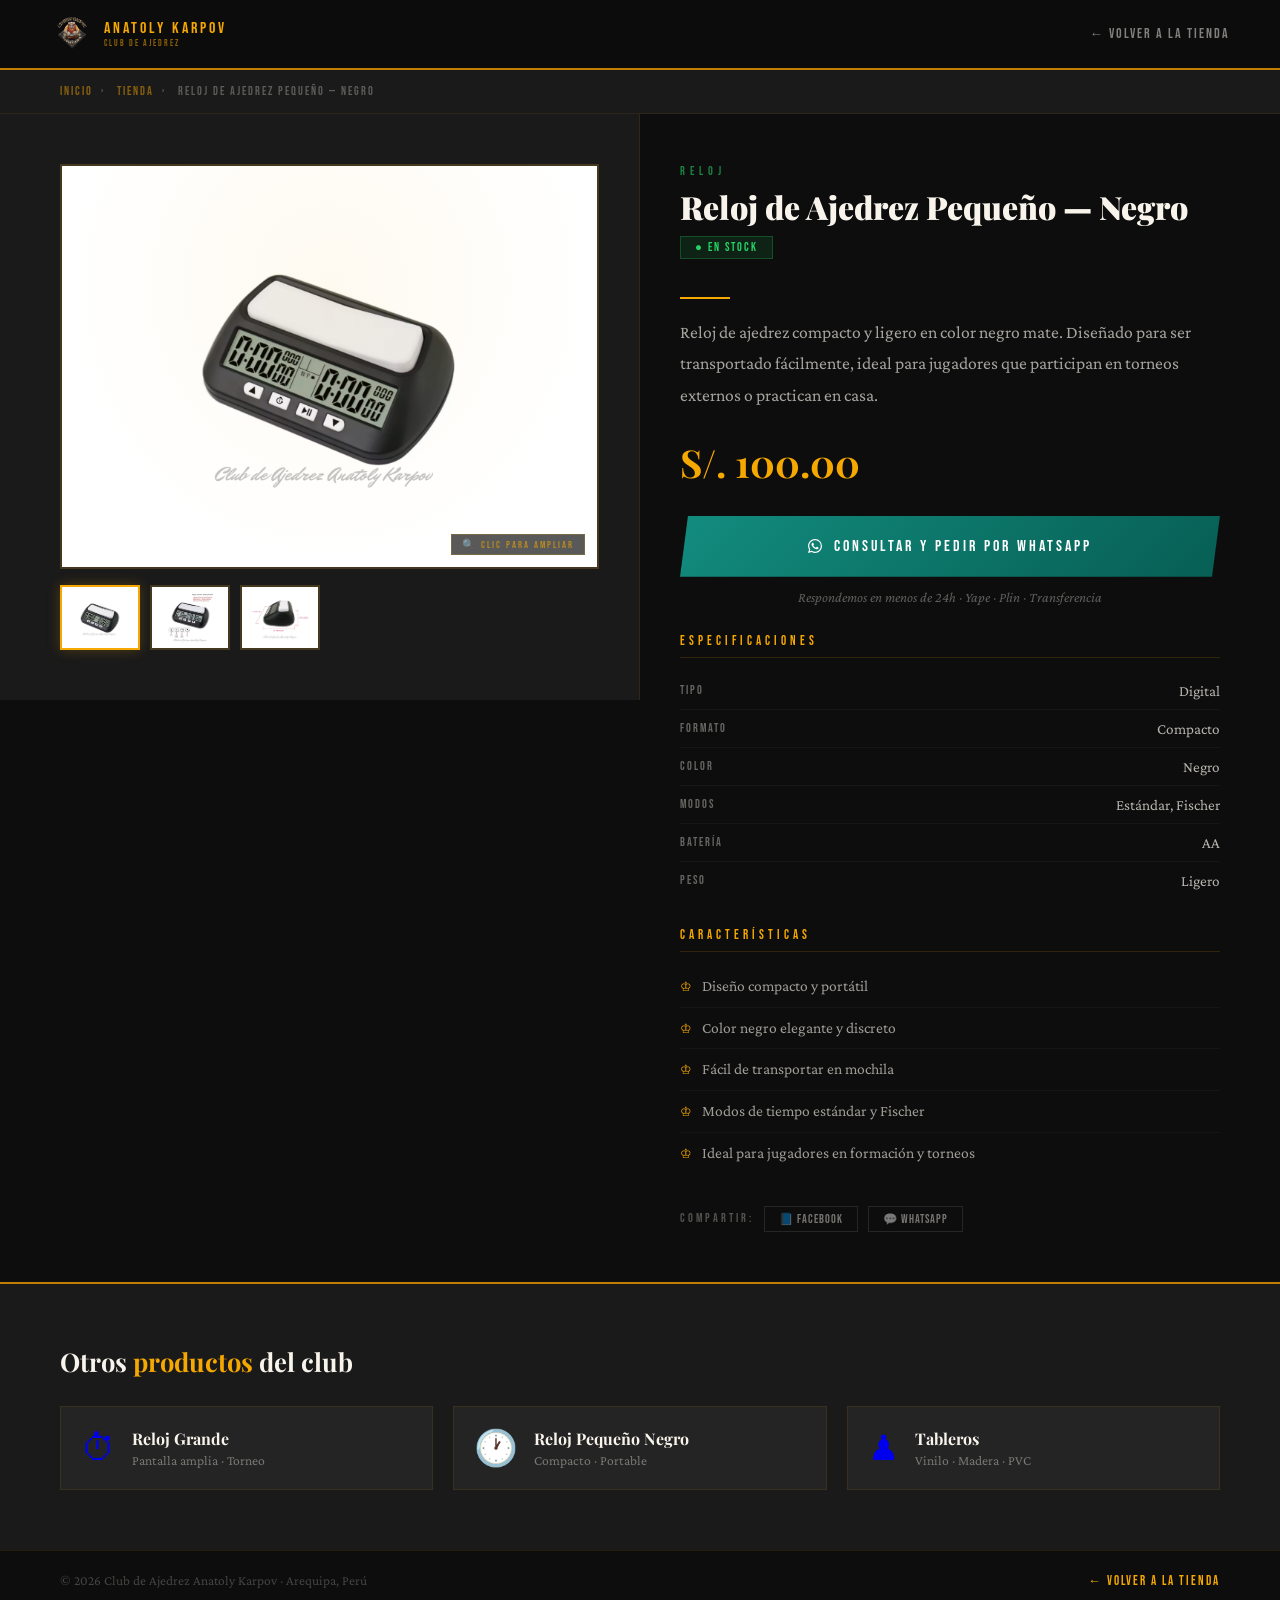
<file: paginas/reloj-negro.html>
<!doctype html>
<html lang="es">
<head>
  <meta charset="UTF-8"/>
  <meta name="viewport" content="width=device-width, initial-scale=1.0"/>
  <title>Reloj de Ajedrez Pequeño — Negro — Club Karpov</title>
  <link href="https://fonts.googleapis.com/css2?family=Playfair+Display:wght@700;900&family=Bebas+Neue&family=Crimson+Pro:ital,wght@0,400;0,600;1,400&display=swap" rel="stylesheet"/>
  <style>
    :root{
      --gold:#f5a800;--gold-light:#ffd060;--gold-dark:#c47f00;
      --black:#0d0d0d;--dark:#1a1a1a;--dark2:#242424;
      --white:#f8f4ec;--whatsapp:#25D366;--wa-dark:#128C7E;--wa-darker:#075E54;
    }
    *{margin:0;padding:0;box-sizing:border-box;}
    html{scroll-behavior:smooth;}
    body{background:var(--black);color:var(--white);font-family:"Crimson Pro",Georgia,serif;min-height:100vh;}

    /* NAV */
    nav{
      position:sticky;top:0;z-index:100;
      display:flex;align-items:center;justify-content:space-between;
      padding:12px 50px;
      background:rgba(13,13,13,0.98);
      border-bottom:2px solid var(--gold-dark);
      backdrop-filter:blur(10px);
    }
    .nav-logo{display:flex;align-items:center;gap:10px;text-decoration:none;}
    .nav-logo img{height:44px;width:44px;object-fit:contain;}
    .nav-logo-text{font-family:"Bebas Neue",sans-serif;font-size:1rem;letter-spacing:3px;color:var(--gold);line-height:1.2;}
    .nav-logo-text small{display:block;font-size:0.58rem;letter-spacing:2px;color:rgba(245,168,0,0.55);}
    .nav-back{font-family:"Bebas Neue",sans-serif;letter-spacing:2px;font-size:0.85rem;color:rgba(248,244,236,0.5);text-decoration:none;display:flex;align-items:center;gap:7px;transition:color 0.3s;}
    .nav-back:hover{color:var(--gold);}

    /* BREADCRUMB */
    .breadcrumb{
      padding:14px 60px;
      font-family:"Bebas Neue",sans-serif;letter-spacing:2px;font-size:0.75rem;
      color:rgba(248,244,236,0.3);
      background:var(--dark);
      border-bottom:1px solid rgba(245,168,0,0.08);
    }
    .breadcrumb a{color:rgba(245,168,0,0.5);text-decoration:none;transition:color 0.2s;}
    .breadcrumb a:hover{color:var(--gold);}
    .breadcrumb span{margin:0 8px;}

    /* PRODUCT LAYOUT */
    .product-page{
      display:grid;grid-template-columns:1fr 1fr;
      gap:0;min-height:calc(100vh - 120px);
    }

    /* ── GALLERY COL ── */
    .gallery-col{
      padding:50px 40px 50px 60px;
      background:var(--dark);
      border-right:1px solid rgba(245,168,0,0.1);
      position:sticky;top:73px;align-self:start;
    }

    .main-img-wrap{
      position:relative;overflow:hidden;
      background:var(--dark2);
      border:2px solid rgba(245,168,0,0.15);
      margin-bottom:16px;
      cursor:zoom-in;
    }
    .main-img-wrap::before{
      content:"";position:absolute;inset:0;
      background:radial-gradient(ellipse at 50% 30%,rgba(245,168,0,0.06),transparent 70%);
      pointer-events:none;z-index:1;
    }
    .main-img{
      width:100%;aspect-ratio:4/3;object-fit:cover;display:block;
      transition:transform 0.5s ease;
    }
    .main-img-wrap:hover .main-img{transform:scale(1.04);}

    /* Zoom overlay */
    .zoom-hint{
      position:absolute;bottom:12px;right:12px;z-index:2;
      font-family:"Bebas Neue",sans-serif;letter-spacing:2px;font-size:0.65rem;
      background:rgba(0,0,0,0.65);color:rgba(245,168,0,0.6);
      padding:3px 10px;border:1px solid rgba(245,168,0,0.2);
      pointer-events:none;
    }

    /* Photo placeholder note */
    .photo-note{
      position:absolute;top:12px;left:12px;z-index:2;
      font-family:"Bebas Neue",sans-serif;letter-spacing:2px;font-size:0.62rem;
      background:rgba(245,168,0,0.1);color:rgba(245,168,0,0.5);
      padding:3px 10px;border:1px dashed rgba(245,168,0,0.25);
    }

    /* Thumbnails */
    .thumbs{display:flex;gap:10px;flex-wrap:wrap;}
    .thumb-btn{
      width:80px;height:65px;overflow:hidden;
      border:2px solid rgba(245,168,0,0.15);
      cursor:pointer;transition:all 0.25s;flex-shrink:0;
      background:var(--dark2);
    }
    .thumb-btn:hover{border-color:rgba(245,168,0,0.5);}
    .thumb-btn.active{border-color:var(--gold);box-shadow:0 0 12px rgba(245,168,0,0.25);}
    .thumb-btn img{width:100%;height:100%;object-fit:cover;display:block;}

    /* ── INFO COL ── */
    .info-col{padding:50px 60px 50px 40px;}

    .product-cat{font-family:"Bebas Neue",sans-serif;letter-spacing:5px;font-size:0.78rem;color:rgba(37,211,102,0.6);margin-bottom:10px;}
    .product-name{font-family:"Playfair Display",serif;font-size:clamp(1.8rem,2.5vw,2.6rem);font-weight:900;line-height:1.15;color:var(--white);margin-bottom:10px;}
    .product-badge-inline{
      display:inline-block;
      font-family:"Bebas Neue",sans-serif;letter-spacing:2px;font-size:0.72rem;
      padding:4px 14px;margin-bottom:20px;
    }
    .badge-stock{background:rgba(37,211,102,0.1);color:var(--whatsapp);border:1px solid rgba(37,211,102,0.25);}
    .badge-new{background:var(--gold);color:var(--black);}
    .badge-limited{background:rgba(245,168,0,0.12);color:var(--gold);border:1px solid rgba(245,168,0,0.25);}

    .product-divider{width:50px;height:2px;background:var(--gold);margin:18px 0;}
    .product-short{font-size:1.1rem;line-height:1.8;color:rgba(248,244,236,0.65);margin-bottom:24px;}
    .product-price-row{display:flex;align-items:baseline;gap:14px;margin-bottom:28px;}
    .big-price{font-family:"Playfair Display",serif;font-size:2.4rem;color:var(--gold);font-weight:700;}
    .price-note{font-size:0.9rem;color:rgba(248,244,236,0.35);font-style:italic;}

    /* WA button big */
    .wa-big-btn{
      display:flex;align-items:center;justify-content:center;gap:12px;
      font-family:"Bebas Neue",sans-serif;letter-spacing:3px;font-size:1rem;
      padding:18px 32px;
      background:linear-gradient(135deg,var(--wa-dark),var(--wa-darker));
      color:#fff;text-decoration:none;
      clip-path:polygon(8px 0%,100% 0%,calc(100% - 8px) 100%,0% 100%);
      transition:all 0.3s;
      margin-bottom:12px;
    }
    .wa-big-btn:hover{background:linear-gradient(135deg,var(--whatsapp),var(--wa-dark));transform:translateY(-2px);box-shadow:0 8px 28px rgba(37,211,102,0.35);}
    .wa-icon-big{font-size:1.3rem;}
    .wa-note{font-size:0.88rem;color:rgba(248,244,236,0.35);text-align:center;font-style:italic;margin-bottom:28px;}

    /* Specs */
    .section-header{font-family:"Bebas Neue",sans-serif;letter-spacing:4px;font-size:0.82rem;color:var(--gold);margin-bottom:14px;padding-bottom:8px;border-bottom:1px solid rgba(245,168,0,0.15);}
    .specs-table{margin-bottom:28px;}
    .spec-row{display:flex;justify-content:space-between;align-items:center;padding:10px 0;border-bottom:1px solid rgba(255,255,255,0.04);}
    .spec-row:last-child{border:none;}
    .spec-k{font-family:"Bebas Neue",sans-serif;letter-spacing:2px;font-size:0.78rem;color:rgba(248,244,236,0.38);}
    .spec-v{font-size:0.95rem;color:rgba(248,244,236,0.72);text-align:right;}

    /* Features */
    .features-list{list-style:none;margin-bottom:32px;}
    .features-list li{display:flex;align-items:flex-start;gap:10px;padding:8px 0;font-size:0.97rem;line-height:1.6;color:rgba(248,244,236,0.62);border-bottom:1px solid rgba(255,255,255,0.03);}
    .features-list li:last-child{border:none;}
    .feat-dot{color:var(--gold);font-size:0.8rem;margin-top:3px;flex-shrink:0;}

    /* Share row */
    .share-row{display:flex;gap:10px;align-items:center;margin-top:10px;flex-wrap:wrap;}
    .share-label{font-family:"Bebas Neue",sans-serif;letter-spacing:3px;font-size:0.72rem;color:rgba(248,244,236,0.3);}
    .share-btn{
      font-family:"Bebas Neue",sans-serif;letter-spacing:1px;font-size:0.72rem;
      padding:5px 14px;border:1px solid rgba(255,255,255,0.1);background:transparent;
      color:rgba(248,244,236,0.45);cursor:pointer;text-decoration:none;transition:all 0.3s;
    }
    .share-btn:hover{border-color:var(--gold);color:var(--gold);}

    /* LIGHTBOX */
    .lightbox{
      display:none;position:fixed;inset:0;z-index:999;
      background:rgba(0,0,0,0.92);
      align-items:center;justify-content:center;
      cursor:zoom-out;
    }
    .lightbox.open{display:flex;}
    .lightbox img{max-width:90vw;max-height:90vh;object-fit:contain;pointer-events:none;}
    .lb-close{
      position:absolute;top:20px;right:28px;
      font-size:2rem;color:rgba(245,168,0,0.7);cursor:pointer;
      font-family:"Bebas Neue",sans-serif;letter-spacing:0;
      transition:color 0.2s;
    }
    .lb-close:hover{color:var(--gold);}

    /* RELATED */
    .related{
      padding:60px;background:var(--dark);
      border-top:2px solid var(--gold-dark);
      grid-column:1/-1;
    }
    .related h3{font-family:"Playfair Display",serif;font-size:1.6rem;color:var(--white);margin-bottom:28px;}
    .related h3 em{color:var(--gold);font-style:normal;}
    .related-grid{display:grid;grid-template-columns:repeat(3,1fr);gap:20px;}
    .rel-card{
      background:var(--dark2);border:1px solid rgba(245,168,0,0.1);
      padding:20px;display:flex;align-items:center;gap:16px;
      text-decoration:none;transition:all 0.3s;
    }
    .rel-card:hover{border-color:rgba(37,211,102,0.3);transform:translateY(-3px);}
    .rel-icon{font-size:2.2rem;flex-shrink:0;}
    .rel-info h4{font-family:"Playfair Display",serif;font-size:1rem;color:var(--white);margin-bottom:4px;}
    .rel-info p{font-size:0.85rem;color:rgba(248,244,236,0.4);}

    /* FOOTER */
    .prod-footer{
      background:var(--black);border-top:1px solid rgba(245,168,0,0.1);
      padding:22px 60px;display:flex;justify-content:space-between;align-items:center;flex-wrap:wrap;gap:12px;
      grid-column:1/-1;
    }
    .prod-footer p{font-size:0.84rem;color:rgba(248,244,236,0.24);}
    .prod-footer a{color:var(--gold);text-decoration:none;font-family:"Bebas Neue",sans-serif;letter-spacing:2px;font-size:0.8rem;}

    @media(max-width:900px){
      nav{padding:10px 18px;}
      .breadcrumb{padding:12px 18px;}
      .product-page{grid-template-columns:1fr;}
      .gallery-col{position:static;padding:28px 18px;border-right:none;border-bottom:1px solid rgba(245,168,0,0.1);}
      .info-col{padding:28px 18px;}
      .related{padding:40px 18px;}
      .related-grid{grid-template-columns:1fr;}
      .prod-footer{padding:18px;}
    }
  </style>
</head>
<body>

<nav>
  <a class="nav-logo" href="index.html">
    <img src="../images/akar1.png" alt="logokarpov">
    <span class="nav-logo-text">ANATOLY KARPOV<small>CLUB DE AJEDREZ</small></span>
  </a>
  <a href="tienda.html" class="nav-back">← Volver a la Tienda</a>
</nav>

<div class="breadcrumb">
  <a href="index.html">Inicio</a><span>›</span>
  <a href="tienda.html">Tienda</a><span>›</span>
  Reloj de Ajedrez Pequeño — Negro
</div>

<div class="product-page">

  <!-- GALLERY -->
  <div class="gallery-col">
    <div class="main-img-wrap" onclick="openLightbox()">
      <img class="main-img" id="mainImg" src="../images/relojpequenegro.png" alt="Reloj de Ajedrez Pequeño — Negro"/>

      <span class="zoom-hint">🔍 Clic para ampliar</span>
    </div>
    <div class="thumbs">
      <div class="thumb-btn active" data-idx="0" onclick="setImg(0)"><img src="../images/relojpequenegro.png" alt="Foto 1"/></div><div class="thumb-btn " data-idx="1" onclick="setImg(1)"><img src="../images/relojpequenegro2.png" alt="Foto 2"/></div><div class="thumb-btn " data-idx="2" onclick="setImg(2)"><img src="../images/relojpequenegro3.png" alt="Foto 3"/></div>
    </div>
  </div>

  <!-- INFO -->
  <div class="info-col">
    <p class="product-cat">RELOJ</p>
    <h1 class="product-name">Reloj de Ajedrez Pequeño — Negro</h1>
    <span class="product-badge-inline badge-stock">● En Stock</span>

    <div class="product-divider"></div>
    <p class="product-short">Reloj de ajedrez compacto y ligero en color negro mate. Diseñado para ser transportado fácilmente, ideal para jugadores que participan en torneos externos o practican en casa.</p>

    <div class="product-price-row">
      <span class="big-price">S/. 100.00</span>
      
    </div>

    <a href="https://wa.me/51916096895?text=Hola,%20me%20interesa%20el%20Reloj%20Peque%C3%B1o%20Negro.%20%C2%BFCu%C3%A1l%20es%20el%20precio%20y%20disponibilidad%3F" target="_blank" class="wa-big-btn">
      <span class="wa-icon-big"><svg width="14" height="14" viewBox="0 0 24 24" fill="currentColor"><path d="M17.472 14.382c-.297-.149-1.758-.867-2.03-.967-.273-.099-.471-.148-.67.15-.197.297-.767.966-.94 1.164-.173.199-.347.223-.644.075-.297-.15-1.255-.463-2.39-1.475-.883-.788-1.48-1.761-1.653-2.059-.173-.297-.018-.458.13-.606.134-.133.298-.347.446-.52.149-.174.198-.298.298-.497.099-.198.05-.371-.025-.52-.075-.149-.669-1.612-.916-2.207-.242-.579-.487-.5-.669-.51-.173-.008-.371-.01-.57-.01-.198 0-.52.074-.792.372-.272.297-1.04 1.016-1.04 2.479 0 1.462 1.065 2.875 1.213 3.074.149.198 2.096 3.2 5.077 4.487.709.306 1.262.489 1.694.625.712.227 1.36.195 1.871.118.571-.085 1.758-.719 2.006-1.413.248-.694.248-1.289.173-1.413-.074-.124-.272-.198-.57-.347m-5.421 7.403h-.004a9.87 9.87 0 01-5.031-1.378l-.361-.214-3.741.982.998-3.648-.235-.374a9.86 9.86 0 01-1.51-5.26c.001-5.45 4.436-9.884 9.888-9.884 2.64 0 5.122 1.03 6.988 2.898a9.825 9.825 0 012.893 6.994c-.003 5.45-4.437 9.884-9.885 9.884m8.413-18.297A11.815 11.815 0 0012.05 0C5.495 0 .16 5.335.157 11.892c0 2.096.547 4.142 1.588 5.945L.057 24l6.305-1.654a11.882 11.882 0 005.683 1.448h.005c6.554 0 11.89-5.335 11.893-11.893a11.821 11.821 0 00-3.48-8.413z"/></svg></span>
      Consultar y Pedir por WhatsApp
    </a>
    <p class="wa-note">Respondemos en menos de 24h · Yape · Plin · Transferencia</p>

    <!-- SPECS -->
    <div class="section-header">Especificaciones</div>
    <div class="specs-table"><div class="spec-row"><span class="spec-k">Tipo</span><span class="spec-v">Digital</span></div><div class="spec-row"><span class="spec-k">Formato</span><span class="spec-v">Compacto</span></div><div class="spec-row"><span class="spec-k">Color</span><span class="spec-v">Negro</span></div><div class="spec-row"><span class="spec-k">Modos</span><span class="spec-v">Estándar, Fischer</span></div><div class="spec-row"><span class="spec-k">Batería</span><span class="spec-v">AA</span></div><div class="spec-row"><span class="spec-k">Peso</span><span class="spec-v">Ligero</span></div></div>

    <!-- FEATURES -->
    <div class="section-header">Características</div>
    <ul class="features-list"><li><span class="feat-dot">♔</span>Diseño compacto y portátil</li><li><span class="feat-dot">♔</span>Color negro elegante y discreto</li><li><span class="feat-dot">♔</span>Fácil de transportar en mochila</li><li><span class="feat-dot">♔</span>Modos de tiempo estándar y Fischer</li><li><span class="feat-dot">♔</span>Ideal para jugadores en formación y torneos</li></ul>

    <div class="share-row">
      <span class="share-label">Compartir:</span>
      <a class="share-btn" href="https://www.facebook.com/sharer/sharer.php?u=tienda.html" target="_blank">📘 Facebook</a>
      <a class="share-btn" href="https://wa.me/?text=Reloj de Ajedrez Pequeño — Negro%20-%20Club%20Karpov:%20tienda.html" target="_blank">💬 WhatsApp</a>
    </div>
  </div>

  <!-- RELATED -->
  <div class="related">
    <h3>Otros <em>productos</em> del club</h3>
    <div class="related-grid">
      <a href="reloj-grande.html" class="rel-card"><span class="rel-icon">⏱</span><div class="rel-info"><h4>Reloj Grande</h4><p>Pantalla amplia · Torneo</p></div></a>
      <a href="reloj-negro.html" class="rel-card"><span class="rel-icon">🕐</span><div class="rel-info"><h4>Reloj Pequeño Negro</h4><p>Compacto · Portable</p></div></a>
      <a href="tableros.html" class="rel-card"><span class="rel-icon">♟</span><div class="rel-info"><h4>Tableros</h4><p>Vinilo · Madera · PVC</p></div></a>
    </div>
  </div>

  <div class="prod-footer">
    <p>© 2026 Club de Ajedrez Anatoly Karpov · Arequipa, Perú</p>
    <a href="tienda.html">← Volver a la Tienda</a>
  </div>
</div>

<!-- LIGHTBOX -->
<div class="lightbox" id="lightbox" onclick="closeLightbox()">
  <span class="lb-close" onclick="closeLightbox()">✕</span>
  <img id="lbImg" src="[data-uri]" alt="Reloj de Ajedrez Pequeño — Negro"/>
</div>

<script>
  const imgs = ["../images/relopequenegro.png", "../images/relojpequenegro2.png", "../images/relojpequenegro3.png"];
  let current = 0;

  function setImg(idx) {
    current = idx;
    document.getElementById('mainImg').src = imgs[idx];
    document.getElementById('lbImg').src = imgs[idx];
    document.querySelectorAll('.thumb-btn').forEach((t,i) => t.classList.toggle('active', i===idx));
  }

  function openLightbox() {
    document.getElementById('lightbox').classList.add('open');
    document.body.style.overflow = 'hidden';
  }

  function closeLightbox() {
    document.getElementById('lightbox').classList.remove('open');
    document.body.style.overflow = '';
  }

  document.addEventListener('keydown', e => {
    if (e.key === 'Escape') closeLightbox();
    if (e.key === 'ArrowRight') setImg((current+1) % imgs.length);
    if (e.key === 'ArrowLeft') setImg((current - 1 + imgs.length) % imgs.length);
  });

  // Scroll reveal
  const obs = new IntersectionObserver(entries => entries.forEach(e => {
    if (e.isIntersecting) { e.target.style.opacity='1'; e.target.style.transform='translateY(0)'; }
  }), {threshold:0.1});
  document.querySelectorAll('.rel-card,.spec-row').forEach(el => {
    el.style.opacity='0'; el.style.transform='translateY(12px)';
    el.style.transition='opacity 0.4s ease, transform 0.4s ease';
    obs.observe(el);
  });
</script>
</body>
</html>
</file>
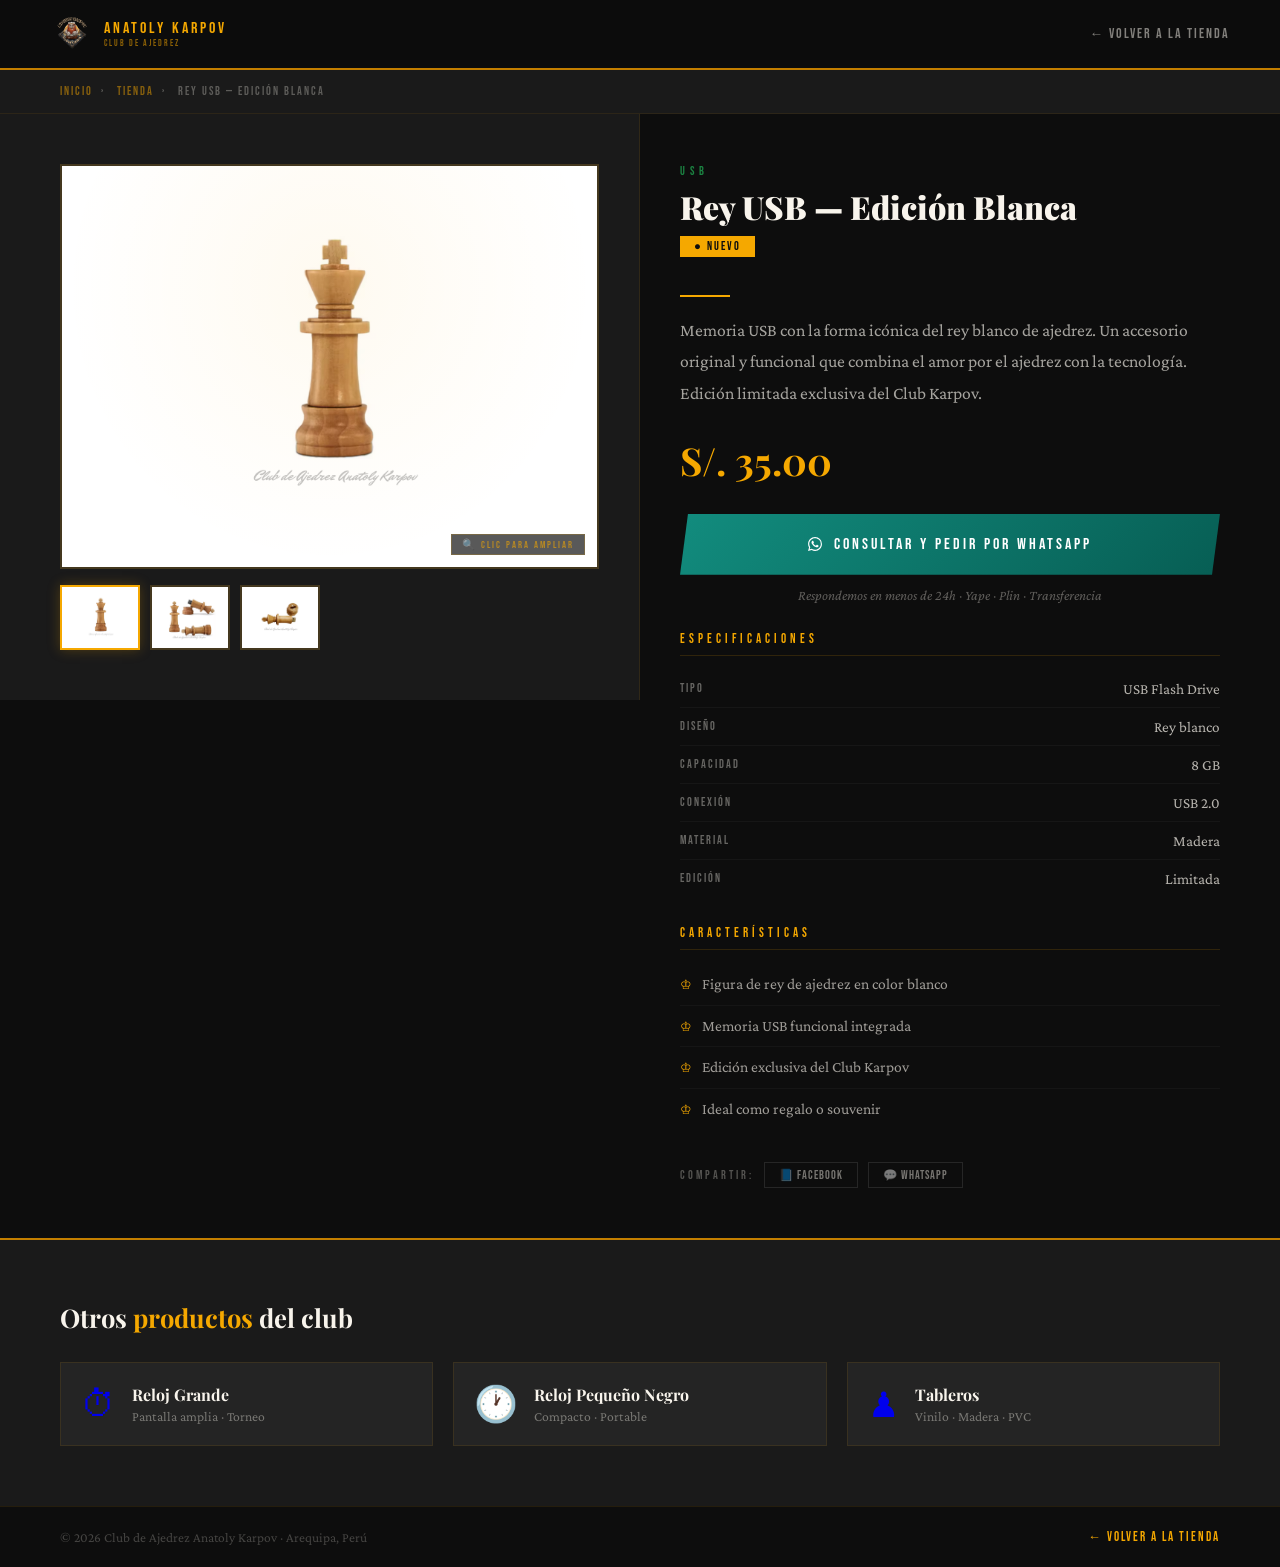
<file: paginas/rey-usb-blanco.html>
<!doctype html>
<html lang="es">
  <head>
    <meta charset="UTF-8" />
    <meta name="viewport" content="width=device-width, initial-scale=1.0" />
    <title>Rey USB — Edición Blanca — Club Karpov</title>
    <link
      href="https://fonts.googleapis.com/css2?family=Playfair+Display:wght@700;900&family=Bebas+Neue&family=Crimson+Pro:ital,wght@0,400;0,600;1,400&display=swap"
      rel="stylesheet"
    />
    <style>
      :root {
        --gold: #f5a800;
        --gold-light: #ffd060;
        --gold-dark: #c47f00;
        --black: #0d0d0d;
        --dark: #1a1a1a;
        --dark2: #242424;
        --white: #f8f4ec;
        --whatsapp: #25d366;
        --wa-dark: #128c7e;
        --wa-darker: #075e54;
      }
      * {
        margin: 0;
        padding: 0;
        box-sizing: border-box;
      }
      html {
        scroll-behavior: smooth;
      }
      body {
        background: var(--black);
        color: var(--white);
        font-family: "Crimson Pro", Georgia, serif;
        min-height: 100vh;
      }

      /* NAV */
      nav {
        position: sticky;
        top: 0;
        z-index: 100;
        display: flex;
        align-items: center;
        justify-content: space-between;
        padding: 12px 50px;
        background: rgba(13, 13, 13, 0.98);
        border-bottom: 2px solid var(--gold-dark);
        backdrop-filter: blur(10px);
      }
      .nav-logo {
        display: flex;
        align-items: center;
        gap: 10px;
        text-decoration: none;
      }
      .nav-logo img {
        height: 44px;
        width: 44px;
        object-fit: contain;
      }
      .nav-logo-text {
        font-family: "Bebas Neue", sans-serif;
        font-size: 1rem;
        letter-spacing: 3px;
        color: var(--gold);
        line-height: 1.2;
      }
      .nav-logo-text small {
        display: block;
        font-size: 0.58rem;
        letter-spacing: 2px;
        color: rgba(245, 168, 0, 0.55);
      }
      .nav-back {
        font-family: "Bebas Neue", sans-serif;
        letter-spacing: 2px;
        font-size: 0.85rem;
        color: rgba(248, 244, 236, 0.5);
        text-decoration: none;
        display: flex;
        align-items: center;
        gap: 7px;
        transition: color 0.3s;
      }
      .nav-back:hover {
        color: var(--gold);
      }

      /* BREADCRUMB */
      .breadcrumb {
        padding: 14px 60px;
        font-family: "Bebas Neue", sans-serif;
        letter-spacing: 2px;
        font-size: 0.75rem;
        color: rgba(248, 244, 236, 0.3);
        background: var(--dark);
        border-bottom: 1px solid rgba(245, 168, 0, 0.08);
      }
      .breadcrumb a {
        color: rgba(245, 168, 0, 0.5);
        text-decoration: none;
        transition: color 0.2s;
      }
      .breadcrumb a:hover {
        color: var(--gold);
      }
      .breadcrumb span {
        margin: 0 8px;
      }

      /* PRODUCT LAYOUT */
      .product-page {
        display: grid;
        grid-template-columns: 1fr 1fr;
        gap: 0;
        min-height: calc(100vh - 120px);
      }

      /* ── GALLERY COL ── */
      .gallery-col {
        padding: 50px 40px 50px 60px;
        background: var(--dark);
        border-right: 1px solid rgba(245, 168, 0, 0.1);
        position: sticky;
        top: 73px;
        align-self: start;
      }

      .main-img-wrap {
        position: relative;
        overflow: hidden;
        background: var(--dark2);
        border: 2px solid rgba(245, 168, 0, 0.15);
        margin-bottom: 16px;
        cursor: zoom-in;
      }
      .main-img-wrap::before {
        content: "";
        position: absolute;
        inset: 0;
        background: radial-gradient(
          ellipse at 50% 30%,
          rgba(245, 168, 0, 0.06),
          transparent 70%
        );
        pointer-events: none;
        z-index: 1;
      }
      .main-img {
        width: 100%;
        aspect-ratio: 4/3;
        object-fit: cover;
        display: block;
        transition: transform 0.5s ease;
      }
      .main-img-wrap:hover .main-img {
        transform: scale(1.04);
      }

      /* Zoom overlay */
      .zoom-hint {
        position: absolute;
        bottom: 12px;
        right: 12px;
        z-index: 2;
        font-family: "Bebas Neue", sans-serif;
        letter-spacing: 2px;
        font-size: 0.65rem;
        background: rgba(0, 0, 0, 0.65);
        color: rgba(245, 168, 0, 0.6);
        padding: 3px 10px;
        border: 1px solid rgba(245, 168, 0, 0.2);
        pointer-events: none;
      }

      /* Photo placeholder note */
      .photo-note {
        position: absolute;
        top: 12px;
        left: 12px;
        z-index: 2;
        font-family: "Bebas Neue", sans-serif;
        letter-spacing: 2px;
        font-size: 0.62rem;
        background: rgba(245, 168, 0, 0.1);
        color: rgba(245, 168, 0, 0.5);
        padding: 3px 10px;
        border: 1px dashed rgba(245, 168, 0, 0.25);
      }

      /* Thumbnails */
      .thumbs {
        display: flex;
        gap: 10px;
        flex-wrap: wrap;
      }
      .thumb-btn {
        width: 80px;
        height: 65px;
        overflow: hidden;
        border: 2px solid rgba(245, 168, 0, 0.15);
        cursor: pointer;
        transition: all 0.25s;
        flex-shrink: 0;
        background: var(--dark2);
      }
      .thumb-btn:hover {
        border-color: rgba(245, 168, 0, 0.5);
      }
      .thumb-btn.active {
        border-color: var(--gold);
        box-shadow: 0 0 12px rgba(245, 168, 0, 0.25);
      }
      .thumb-btn img {
        width: 100%;
        height: 100%;
        object-fit: cover;
        display: block;
      }

      /* ── INFO COL ── */
      .info-col {
        padding: 50px 60px 50px 40px;
      }

      .product-cat {
        font-family: "Bebas Neue", sans-serif;
        letter-spacing: 5px;
        font-size: 0.78rem;
        color: rgba(37, 211, 102, 0.6);
        margin-bottom: 10px;
      }
      .product-name {
        font-family: "Playfair Display", serif;
        font-size: clamp(1.8rem, 2.5vw, 2.6rem);
        font-weight: 900;
        line-height: 1.15;
        color: var(--white);
        margin-bottom: 10px;
      }
      .product-badge-inline {
        display: inline-block;
        font-family: "Bebas Neue", sans-serif;
        letter-spacing: 2px;
        font-size: 0.72rem;
        padding: 4px 14px;
        margin-bottom: 20px;
      }
      .badge-stock {
        background: rgba(37, 211, 102, 0.1);
        color: var(--whatsapp);
        border: 1px solid rgba(37, 211, 102, 0.25);
      }
      .badge-new {
        background: var(--gold);
        color: var(--black);
      }
      .badge-limited {
        background: rgba(245, 168, 0, 0.12);
        color: var(--gold);
        border: 1px solid rgba(245, 168, 0, 0.25);
      }

      .product-divider {
        width: 50px;
        height: 2px;
        background: var(--gold);
        margin: 18px 0;
      }
      .product-short {
        font-size: 1.1rem;
        line-height: 1.8;
        color: rgba(248, 244, 236, 0.65);
        margin-bottom: 24px;
      }
      .product-price-row {
        display: flex;
        align-items: baseline;
        gap: 14px;
        margin-bottom: 28px;
      }
      .big-price {
        font-family: "Playfair Display", serif;
        font-size: 2.4rem;
        color: var(--gold);
        font-weight: 700;
      }
      .price-note {
        font-size: 0.9rem;
        color: rgba(248, 244, 236, 0.35);
        font-style: italic;
      }

      /* WA button big */
      .wa-big-btn {
        display: flex;
        align-items: center;
        justify-content: center;
        gap: 12px;
        font-family: "Bebas Neue", sans-serif;
        letter-spacing: 3px;
        font-size: 1rem;
        padding: 18px 32px;
        background: linear-gradient(135deg, var(--wa-dark), var(--wa-darker));
        color: #fff;
        text-decoration: none;
        clip-path: polygon(8px 0%, 100% 0%, calc(100% - 8px) 100%, 0% 100%);
        transition: all 0.3s;
        margin-bottom: 12px;
      }
      .wa-big-btn:hover {
        background: linear-gradient(135deg, var(--whatsapp), var(--wa-dark));
        transform: translateY(-2px);
        box-shadow: 0 8px 28px rgba(37, 211, 102, 0.35);
      }
      .wa-icon-big {
        font-size: 1.3rem;
      }
      .wa-note {
        font-size: 0.88rem;
        color: rgba(248, 244, 236, 0.35);
        text-align: center;
        font-style: italic;
        margin-bottom: 28px;
      }

      /* Specs */
      .section-header {
        font-family: "Bebas Neue", sans-serif;
        letter-spacing: 4px;
        font-size: 0.82rem;
        color: var(--gold);
        margin-bottom: 14px;
        padding-bottom: 8px;
        border-bottom: 1px solid rgba(245, 168, 0, 0.15);
      }
      .specs-table {
        margin-bottom: 28px;
      }
      .spec-row {
        display: flex;
        justify-content: space-between;
        align-items: center;
        padding: 10px 0;
        border-bottom: 1px solid rgba(255, 255, 255, 0.04);
      }
      .spec-row:last-child {
        border: none;
      }
      .spec-k {
        font-family: "Bebas Neue", sans-serif;
        letter-spacing: 2px;
        font-size: 0.78rem;
        color: rgba(248, 244, 236, 0.38);
      }
      .spec-v {
        font-size: 0.95rem;
        color: rgba(248, 244, 236, 0.72);
        text-align: right;
      }

      /* Features */
      .features-list {
        list-style: none;
        margin-bottom: 32px;
      }
      .features-list li {
        display: flex;
        align-items: flex-start;
        gap: 10px;
        padding: 8px 0;
        font-size: 0.97rem;
        line-height: 1.6;
        color: rgba(248, 244, 236, 0.62);
        border-bottom: 1px solid rgba(255, 255, 255, 0.03);
      }
      .features-list li:last-child {
        border: none;
      }
      .feat-dot {
        color: var(--gold);
        font-size: 0.8rem;
        margin-top: 3px;
        flex-shrink: 0;
      }

      /* Share row */
      .share-row {
        display: flex;
        gap: 10px;
        align-items: center;
        margin-top: 10px;
        flex-wrap: wrap;
      }
      .share-label {
        font-family: "Bebas Neue", sans-serif;
        letter-spacing: 3px;
        font-size: 0.72rem;
        color: rgba(248, 244, 236, 0.3);
      }
      .share-btn {
        font-family: "Bebas Neue", sans-serif;
        letter-spacing: 1px;
        font-size: 0.72rem;
        padding: 5px 14px;
        border: 1px solid rgba(255, 255, 255, 0.1);
        background: transparent;
        color: rgba(248, 244, 236, 0.45);
        cursor: pointer;
        text-decoration: none;
        transition: all 0.3s;
      }
      .share-btn:hover {
        border-color: var(--gold);
        color: var(--gold);
      }

      /* LIGHTBOX */
      .lightbox {
        display: none;
        position: fixed;
        inset: 0;
        z-index: 999;
        background: rgba(0, 0, 0, 0.92);
        align-items: center;
        justify-content: center;
        cursor: zoom-out;
      }
      .lightbox.open {
        display: flex;
      }
      .lightbox img {
        max-width: 90vw;
        max-height: 90vh;
        object-fit: contain;
        pointer-events: none;
      }
      .lb-close {
        position: absolute;
        top: 20px;
        right: 28px;
        font-size: 2rem;
        color: rgba(245, 168, 0, 0.7);
        cursor: pointer;
        font-family: "Bebas Neue", sans-serif;
        letter-spacing: 0;
        transition: color 0.2s;
      }
      .lb-close:hover {
        color: var(--gold);
      }

      /* RELATED */
      .related {
        padding: 60px;
        background: var(--dark);
        border-top: 2px solid var(--gold-dark);
        grid-column: 1/-1;
      }
      .related h3 {
        font-family: "Playfair Display", serif;
        font-size: 1.6rem;
        color: var(--white);
        margin-bottom: 28px;
      }
      .related h3 em {
        color: var(--gold);
        font-style: normal;
      }
      .related-grid {
        display: grid;
        grid-template-columns: repeat(3, 1fr);
        gap: 20px;
      }
      .rel-card {
        background: var(--dark2);
        border: 1px solid rgba(245, 168, 0, 0.1);
        padding: 20px;
        display: flex;
        align-items: center;
        gap: 16px;
        text-decoration: none;
        transition: all 0.3s;
      }
      .rel-card:hover {
        border-color: rgba(37, 211, 102, 0.3);
        transform: translateY(-3px);
      }
      .rel-icon {
        font-size: 2.2rem;
        flex-shrink: 0;
      }
      .rel-info h4 {
        font-family: "Playfair Display", serif;
        font-size: 1rem;
        color: var(--white);
        margin-bottom: 4px;
      }
      .rel-info p {
        font-size: 0.85rem;
        color: rgba(248, 244, 236, 0.4);
      }

      /* FOOTER */
      .prod-footer {
        background: var(--black);
        border-top: 1px solid rgba(245, 168, 0, 0.1);
        padding: 22px 60px;
        display: flex;
        justify-content: space-between;
        align-items: center;
        flex-wrap: wrap;
        gap: 12px;
        grid-column: 1/-1;
      }
      .prod-footer p {
        font-size: 0.84rem;
        color: rgba(248, 244, 236, 0.24);
      }
      .prod-footer a {
        color: var(--gold);
        text-decoration: none;
        font-family: "Bebas Neue", sans-serif;
        letter-spacing: 2px;
        font-size: 0.8rem;
      }

      @media (max-width: 900px) {
        nav {
          padding: 10px 18px;
        }
        .breadcrumb {
          padding: 12px 18px;
        }
        .product-page {
          grid-template-columns: 1fr;
        }
        .gallery-col {
          position: static;
          padding: 28px 18px;
          border-right: none;
          border-bottom: 1px solid rgba(245, 168, 0, 0.1);
        }
        .info-col {
          padding: 28px 18px;
        }
        .related {
          padding: 40px 18px;
        }
        .related-grid {
          grid-template-columns: 1fr;
        }
        .prod-footer {
          padding: 18px;
        }
      }
    </style>
  </head>
  <body>
    <nav>
      <a class="nav-logo" href="index.html">
        <img src="../images/akar1.png" alt="logokarpov" />
        <span class="nav-logo-text"
          >ANATOLY KARPOV<small>CLUB DE AJEDREZ</small></span
        >
      </a>
      <a href="tienda.html" class="nav-back">← Volver a la Tienda</a>
    </nav>

    <div class="breadcrumb">
      <a href="index.html">Inicio</a><span>›</span>
      <a href="tienda.html">Tienda</a><span>›</span>
      Rey USB — Edición Blanca
    </div>

    <div class="product-page">
      <!-- GALLERY -->
      <div class="gallery-col">
        <div class="main-img-wrap" onclick="openLightbox()">
          <img
            class="main-img"
            id="mainImg"
            src="../images/usb1.png"
            alt="Rey USB — Edición Blanca"
          />

          <span class="zoom-hint">🔍 Clic para ampliar</span>
        </div>
        <div class="thumbs">
          <div class="thumb-btn active" data-idx="0" onclick="setImg(0)">
            <img src="../images/usb1.png" alt="Foto 1" />
          </div>
          <div class="thumb-btn" data-idx="1" onclick="setImg(1)">
            <img src="../images/usbblanco2.png" alt="Foto 2" />
          </div>
          <div class="thumb-btn" data-idx="2" onclick="setImg(2)">
            <img src="../images/usbblanco3.png" alt="Foto 3" />
          </div>
        </div>
      </div>

      <!-- INFO -->
      <div class="info-col">
        <p class="product-cat">USB</p>
        <h1 class="product-name">Rey USB — Edición Blanca</h1>
        <span class="product-badge-inline badge-new">● Nuevo</span>

        <div class="product-divider"></div>
        <p class="product-short">
          Memoria USB con la forma icónica del rey blanco de ajedrez. Un
          accesorio original y funcional que combina el amor por el ajedrez con
          la tecnología. Edición limitada exclusiva del Club Karpov.
        </p>

        <div class="product-price-row">
          <span class="big-price">S/. 35.00</span>
        </div>

        <a
          href="https://wa.me/51916096895?text=Hola,%20me%20interesa%20el%20Rey%20USB%20Edici%C3%B3n%20Blanca.%20%C2%BFCu%C3%A1l%20es%20el%20precio%20y%20hay%20disponibilidad%3F"
          target="_blank"
          class="wa-big-btn"
        >
          <span class="wa-icon-big"
            ><svg
              width="14"
              height="14"
              viewBox="0 0 24 24"
              fill="currentColor"
            >
              <path
                d="M17.472 14.382c-.297-.149-1.758-.867-2.03-.967-.273-.099-.471-.148-.67.15-.197.297-.767.966-.94 1.164-.173.199-.347.223-.644.075-.297-.15-1.255-.463-2.39-1.475-.883-.788-1.48-1.761-1.653-2.059-.173-.297-.018-.458.13-.606.134-.133.298-.347.446-.52.149-.174.198-.298.298-.497.099-.198.05-.371-.025-.52-.075-.149-.669-1.612-.916-2.207-.242-.579-.487-.5-.669-.51-.173-.008-.371-.01-.57-.01-.198 0-.52.074-.792.372-.272.297-1.04 1.016-1.04 2.479 0 1.462 1.065 2.875 1.213 3.074.149.198 2.096 3.2 5.077 4.487.709.306 1.262.489 1.694.625.712.227 1.36.195 1.871.118.571-.085 1.758-.719 2.006-1.413.248-.694.248-1.289.173-1.413-.074-.124-.272-.198-.57-.347m-5.421 7.403h-.004a9.87 9.87 0 01-5.031-1.378l-.361-.214-3.741.982.998-3.648-.235-.374a9.86 9.86 0 01-1.51-5.26c.001-5.45 4.436-9.884 9.888-9.884 2.64 0 5.122 1.03 6.988 2.898a9.825 9.825 0 012.893 6.994c-.003 5.45-4.437 9.884-9.885 9.884m8.413-18.297A11.815 11.815 0 0012.05 0C5.495 0 .16 5.335.157 11.892c0 2.096.547 4.142 1.588 5.945L.057 24l6.305-1.654a11.882 11.882 0 005.683 1.448h.005c6.554 0 11.89-5.335 11.893-11.893a11.821 11.821 0 00-3.48-8.413z"
              /></svg
          ></span>
          Consultar y Pedir por WhatsApp
        </a>
        <p class="wa-note">
          Respondemos en menos de 24h · Yape · Plin · Transferencia
        </p>

        <!-- SPECS -->
        <div class="section-header">Especificaciones</div>
        <div class="specs-table">
          <div class="spec-row">
            <span class="spec-k">Tipo</span
            ><span class="spec-v">USB Flash Drive</span>
          </div>
          <div class="spec-row">
            <span class="spec-k">Diseño</span
            ><span class="spec-v">Rey blanco</span>
          </div>
          <div class="spec-row">
            <span class="spec-k">Capacidad</span
            ><span class="spec-v">8 GB</span>
          </div>
          <div class="spec-row">
            <span class="spec-k">Conexión</span
            ><span class="spec-v">USB 2.0 </span>
          </div>
          <div class="spec-row">
            <span class="spec-k">Material</span
            ><span class="spec-v">Madera</span>
          </div>
          <div class="spec-row">
            <span class="spec-k">Edición</span
            ><span class="spec-v">Limitada</span>
          </div>
        </div>

        <!-- FEATURES -->
        <div class="section-header">Características</div>
        <ul class="features-list">
          <li>
            <span class="feat-dot">♔</span>Figura de rey de ajedrez en color
            blanco
          </li>
          <li>
            <span class="feat-dot">♔</span>Memoria USB funcional integrada
          </li>
          <li>
            <span class="feat-dot">♔</span>Edición exclusiva del Club Karpov
          </li>
          <li><span class="feat-dot">♔</span>Ideal como regalo o souvenir</li>
        </ul>

        <div class="share-row">
          <span class="share-label">Compartir:</span>
          <a
            class="share-btn"
            href="https://www.facebook.com/sharer/sharer.php?u=tienda.html"
            target="_blank"
            >📘 Facebook</a
          >
          <a
            class="share-btn"
            href="https://wa.me/?text=Rey USB — Edición Blanca%20-%20Club%20Karpov:%20tienda.html"
            target="_blank"
            >💬 WhatsApp</a
          >
        </div>
      </div>

      <!-- RELATED -->
      <div class="related">
        <h3>Otros <em>productos</em> del club</h3>
        <div class="related-grid">
          <a href="reloj-grande.html" class="rel-card"
            ><span class="rel-icon">⏱</span>
            <div class="rel-info">
              <h4>Reloj Grande</h4>
              <p>Pantalla amplia · Torneo</p>
            </div></a
          >
          <a href="reloj-negro.html" class="rel-card"
            ><span class="rel-icon">🕐</span>
            <div class="rel-info">
              <h4>Reloj Pequeño Negro</h4>
              <p>Compacto · Portable</p>
            </div></a
          >
          <a href="tableros.html" class="rel-card"
            ><span class="rel-icon">♟</span>
            <div class="rel-info">
              <h4>Tableros</h4>
              <p>Vinilo · Madera · PVC</p>
            </div></a
          >
        </div>
      </div>

      <div class="prod-footer">
        <p>© 2026 Club de Ajedrez Anatoly Karpov · Arequipa, Perú</p>
        <a href="tienda.html">← Volver a la Tienda</a>
      </div>
    </div>

    <!-- LIGHTBOX -->
    <div class="lightbox" id="lightbox" onclick="closeLightbox()">
      <span class="lb-close" onclick="closeLightbox()">✕</span>
      <img
        id="lbImg"
        src="[data-uri]"
        alt="Rey USB — Edición Blanca"
      />
    </div>

    <script>
      const imgs = [
        "../images/usb1.png", "../images/usbblanco2.png", "../images/usbblanco3.png"];
      let current = 0;

      function setImg(idx) {
        current = idx;
        document.getElementById("mainImg").src = imgs[idx];
        document.getElementById("lbImg").src = imgs[idx];
        document
          .querySelectorAll(".thumb-btn")
          .forEach((t, i) => t.classList.toggle("active", i === idx));
      }

      function openLightbox() {
        document.getElementById("lightbox").classList.add("open");
        document.body.style.overflow = "hidden";
      }

      function closeLightbox() {
        document.getElementById("lightbox").classList.remove("open");
        document.body.style.overflow = "";
      }

      document.addEventListener("keydown", (e) => {
        if (e.key === "Escape") closeLightbox();
        if (e.key === "ArrowRight") setImg((current + 1) % imgs.length);
        if (e.key === "ArrowLeft")
          setImg((current - 1 + imgs.length) % imgs.length);
      });

      // Scroll reveal
      const obs = new IntersectionObserver(
        (entries) =>
          entries.forEach((e) => {
            if (e.isIntersecting) {
              e.target.style.opacity = "1";
              e.target.style.transform = "translateY(0)";
            }
          }),
        { threshold: 0.1 },
      );
      document.querySelectorAll(".rel-card,.spec-row").forEach((el) => {
        el.style.opacity = "0";
        el.style.transform = "translateY(12px)";
        el.style.transition = "opacity 0.4s ease, transform 0.4s ease";
        obs.observe(el);
      });
    </script>
  </body>
</html>
</file>
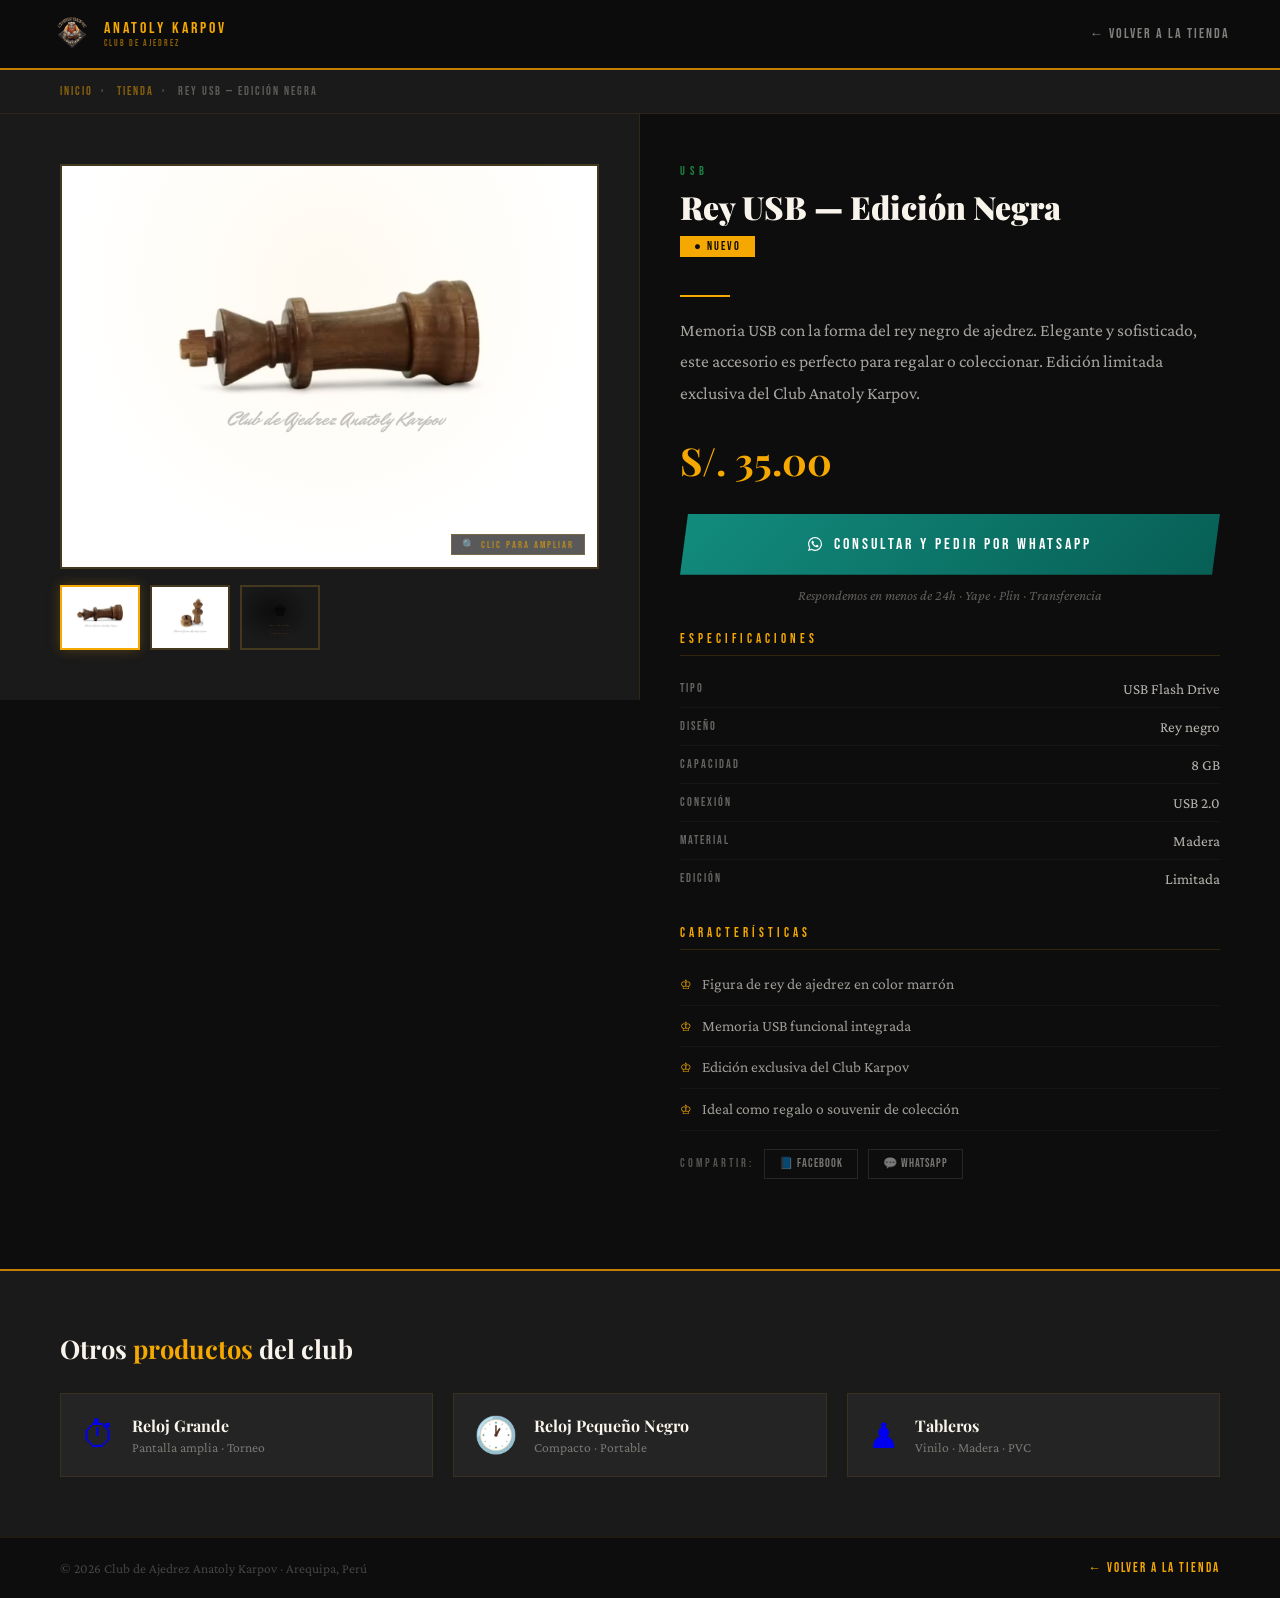
<file: paginas/rey-usb-negro.html>
<!doctype html>
<html lang="es">
<head>
  <meta charset="UTF-8"/>
  <meta name="viewport" content="width=device-width, initial-scale=1.0"/>
  <title>Rey USB — Edición Negra — Club Karpov</title>
  <link href="https://fonts.googleapis.com/css2?family=Playfair+Display:wght@700;900&family=Bebas+Neue&family=Crimson+Pro:ital,wght@0,400;0,600;1,400&display=swap" rel="stylesheet"/>
  <style>
    :root{
      --gold:#f5a800;--gold-light:#ffd060;--gold-dark:#c47f00;
      --black:#0d0d0d;--dark:#1a1a1a;--dark2:#242424;
      --white:#f8f4ec;--whatsapp:#25D366;--wa-dark:#128C7E;--wa-darker:#075E54;
    }
    *{margin:0;padding:0;box-sizing:border-box;}
    html{scroll-behavior:smooth;}
    body{background:var(--black);color:var(--white);font-family:"Crimson Pro",Georgia,serif;min-height:100vh;}

    /* NAV */
    nav{
      position:sticky;top:0;z-index:100;
      display:flex;align-items:center;justify-content:space-between;
      padding:12px 50px;
      background:rgba(13,13,13,0.98);
      border-bottom:2px solid var(--gold-dark);
      backdrop-filter:blur(10px);
    }
    .nav-logo{display:flex;align-items:center;gap:10px;text-decoration:none;}
    .nav-logo img{height:44px;width:44px;object-fit:contain;}
    .nav-logo-text{font-family:"Bebas Neue",sans-serif;font-size:1rem;letter-spacing:3px;color:var(--gold);line-height:1.2;}
    .nav-logo-text small{display:block;font-size:0.58rem;letter-spacing:2px;color:rgba(245,168,0,0.55);}
    .nav-back{font-family:"Bebas Neue",sans-serif;letter-spacing:2px;font-size:0.85rem;color:rgba(248,244,236,0.5);text-decoration:none;display:flex;align-items:center;gap:7px;transition:color 0.3s;}
    .nav-back:hover{color:var(--gold);}

    /* BREADCRUMB */
    .breadcrumb{
      padding:14px 60px;
      font-family:"Bebas Neue",sans-serif;letter-spacing:2px;font-size:0.75rem;
      color:rgba(248,244,236,0.3);
      background:var(--dark);
      border-bottom:1px solid rgba(245,168,0,0.08);
    }
    .breadcrumb a{color:rgba(245,168,0,0.5);text-decoration:none;transition:color 0.2s;}
    .breadcrumb a:hover{color:var(--gold);}
    .breadcrumb span{margin:0 8px;}

    /* PRODUCT LAYOUT */
    .product-page{
      display:grid;grid-template-columns:1fr 1fr;
      gap:0;min-height:calc(100vh - 120px);
    }

    /* ── GALLERY COL ── */
    .gallery-col{
      padding:50px 40px 50px 60px;
      background:var(--dark);
      border-right:1px solid rgba(245,168,0,0.1);
      position:sticky;top:73px;align-self:start;
    }

    .main-img-wrap{
      position:relative;overflow:hidden;
      background:var(--dark2);
      border:2px solid rgba(245,168,0,0.15);
      margin-bottom:16px;
      cursor:zoom-in;
    }
    .main-img-wrap::before{
      content:"";position:absolute;inset:0;
      background:radial-gradient(ellipse at 50% 30%,rgba(245,168,0,0.06),transparent 70%);
      pointer-events:none;z-index:1;
    }
    .main-img{
      width:100%;aspect-ratio:4/3;object-fit:cover;display:block;
      transition:transform 0.5s ease;
    }
    .main-img-wrap:hover .main-img{transform:scale(1.04);}

    /* Zoom overlay */
    .zoom-hint{
      position:absolute;bottom:12px;right:12px;z-index:2;
      font-family:"Bebas Neue",sans-serif;letter-spacing:2px;font-size:0.65rem;
      background:rgba(0,0,0,0.65);color:rgba(245,168,0,0.6);
      padding:3px 10px;border:1px solid rgba(245,168,0,0.2);
      pointer-events:none;
    }

    /* Photo placeholder note */
    .photo-note{
      position:absolute;top:12px;left:12px;z-index:2;
      font-family:"Bebas Neue",sans-serif;letter-spacing:2px;font-size:0.62rem;
      background:rgba(245,168,0,0.1);color:rgba(245,168,0,0.5);
      padding:3px 10px;border:1px dashed rgba(245,168,0,0.25);
    }

    /* Thumbnails */
    .thumbs{display:flex;gap:10px;flex-wrap:wrap;}
    .thumb-btn{
      width:80px;height:65px;overflow:hidden;
      border:2px solid rgba(245,168,0,0.15);
      cursor:pointer;transition:all 0.25s;flex-shrink:0;
      background:var(--dark2);
    }
    .thumb-btn:hover{border-color:rgba(245,168,0,0.5);}
    .thumb-btn.active{border-color:var(--gold);box-shadow:0 0 12px rgba(245,168,0,0.25);}
    .thumb-btn img{width:100%;height:100%;object-fit:cover;display:block;}

    /* ── INFO COL ── */
    .info-col{padding:50px 60px 50px 40px;}

    .product-cat{font-family:"Bebas Neue",sans-serif;letter-spacing:5px;font-size:0.78rem;color:rgba(37,211,102,0.6);margin-bottom:10px;}
    .product-name{font-family:"Playfair Display",serif;font-size:clamp(1.8rem,2.5vw,2.6rem);font-weight:900;line-height:1.15;color:var(--white);margin-bottom:10px;}
    .product-badge-inline{
      display:inline-block;
      font-family:"Bebas Neue",sans-serif;letter-spacing:2px;font-size:0.72rem;
      padding:4px 14px;margin-bottom:20px;
    }
    .badge-stock{background:rgba(37,211,102,0.1);color:var(--whatsapp);border:1px solid rgba(37,211,102,0.25);}
    .badge-new{background:var(--gold);color:var(--black);}
    .badge-limited{background:rgba(245,168,0,0.12);color:var(--gold);border:1px solid rgba(245,168,0,0.25);}

    .product-divider{width:50px;height:2px;background:var(--gold);margin:18px 0;}
    .product-short{font-size:1.1rem;line-height:1.8;color:rgba(248,244,236,0.65);margin-bottom:24px;}
    .product-price-row{display:flex;align-items:baseline;gap:14px;margin-bottom:28px;}
    .big-price{font-family:"Playfair Display",serif;font-size:2.4rem;color:var(--gold);font-weight:700;}
    .price-note{font-size:0.9rem;color:rgba(248,244,236,0.35);font-style:italic;}

    /* WA button big */
    .wa-big-btn{
      display:flex;align-items:center;justify-content:center;gap:12px;
      font-family:"Bebas Neue",sans-serif;letter-spacing:3px;font-size:1rem;
      padding:18px 32px;
      background:linear-gradient(135deg,var(--wa-dark),var(--wa-darker));
      color:#fff;text-decoration:none;
      clip-path:polygon(8px 0%,100% 0%,calc(100% - 8px) 100%,0% 100%);
      transition:all 0.3s;
      margin-bottom:12px;
    }
    .wa-big-btn:hover{background:linear-gradient(135deg,var(--whatsapp),var(--wa-dark));transform:translateY(-2px);box-shadow:0 8px 28px rgba(37,211,102,0.35);}
    .wa-icon-big{font-size:1.3rem;}
    .wa-note{font-size:0.88rem;color:rgba(248,244,236,0.35);text-align:center;font-style:italic;margin-bottom:28px;}

    /* Specs */
    .section-header{font-family:"Bebas Neue",sans-serif;letter-spacing:4px;font-size:0.82rem;color:var(--gold);margin-bottom:14px;padding-bottom:8px;border-bottom:1px solid rgba(245,168,0,0.15);}
    .specs-table{margin-bottom:28px;}
    .spec-row{display:flex;justify-content:space-between;align-items:center;padding:10px 0;border-bottom:1px solid rgba(255,255,255,0.04);}
    .spec-row:last-child{border:none;}
    .spec-k{font-family:"Bebas Neue",sans-serif;letter-spacing:2px;font-size:0.78rem;color:rgba(248,244,236,0.38);}
    .spec-v{font-size:0.95rem;color:rgba(248,244,236,0.72);text-align:right;}

    /* Features */
    .features-list{list-style:none;margin-bottom:32px;}
    .features-list li{display:flex;align-items:flex-start;gap:10px;padding:8px 0;font-size:0.97rem;line-height:1.6;color:rgba(248,244,236,0.62);border-bottom:1px solid rgba(255,255,255,0.03);}
    .features-list li:last-child{border:none;}
    .feat-dot{color:var(--gold);font-size:0.8rem;margin-top:3px;flex-shrink:0;}

    /* Share row */
    .share-row{display:flex;gap:10px;align-items:center;margin-top:10px;flex-wrap:wrap;}
    .share-label{font-family:"Bebas Neue",sans-serif;letter-spacing:3px;font-size:0.72rem;color:rgba(248,244,236,0.3);}
    .share-btn{
      font-family:"Bebas Neue",sans-serif;letter-spacing:1px;font-size:0.72rem;
      padding:5px 14px;border:1px solid rgba(255,255,255,0.1);background:transparent;
      color:rgba(248,244,236,0.45);cursor:pointer;text-decoration:none;transition:all 0.3s;
    }
    .share-btn:hover{border-color:var(--gold);color:var(--gold);}

    /* LIGHTBOX */
    .lightbox{
      display:none;position:fixed;inset:0;z-index:999;
      background:rgba(0,0,0,0.92);
      align-items:center;justify-content:center;
      cursor:zoom-out;
    }
    .lightbox.open{display:flex;}
    .lightbox img{max-width:90vw;max-height:90vh;object-fit:contain;pointer-events:none;}
    .lb-close{
      position:absolute;top:20px;right:28px;
      font-size:2rem;color:rgba(245,168,0,0.7);cursor:pointer;
      font-family:"Bebas Neue",sans-serif;letter-spacing:0;
      transition:color 0.2s;
    }
    .lb-close:hover{color:var(--gold);}

    /* RELATED */
    .related{
      padding:60px;background:var(--dark);
      border-top:2px solid var(--gold-dark);
      grid-column:1/-1;
    }
    .related h3{font-family:"Playfair Display",serif;font-size:1.6rem;color:var(--white);margin-bottom:28px;}
    .related h3 em{color:var(--gold);font-style:normal;}
    .related-grid{display:grid;grid-template-columns:repeat(3,1fr);gap:20px;}
    .rel-card{
      background:var(--dark2);border:1px solid rgba(245,168,0,0.1);
      padding:20px;display:flex;align-items:center;gap:16px;
      text-decoration:none;transition:all 0.3s;
    }
    .rel-card:hover{border-color:rgba(37,211,102,0.3);transform:translateY(-3px);}
    .rel-icon{font-size:2.2rem;flex-shrink:0;}
    .rel-info h4{font-family:"Playfair Display",serif;font-size:1rem;color:var(--white);margin-bottom:4px;}
    .rel-info p{font-size:0.85rem;color:rgba(248,244,236,0.4);}

    /* FOOTER */
    .prod-footer{
      background:var(--black);border-top:1px solid rgba(245,168,0,0.1);
      padding:22px 60px;display:flex;justify-content:space-between;align-items:center;flex-wrap:wrap;gap:12px;
      grid-column:1/-1;
    }
    .prod-footer p{font-size:0.84rem;color:rgba(248,244,236,0.24);}
    .prod-footer a{color:var(--gold);text-decoration:none;font-family:"Bebas Neue",sans-serif;letter-spacing:2px;font-size:0.8rem;}

    @media(max-width:900px){
      nav{padding:10px 18px;}
      .breadcrumb{padding:12px 18px;}
      .product-page{grid-template-columns:1fr;}
      .gallery-col{position:static;padding:28px 18px;border-right:none;border-bottom:1px solid rgba(245,168,0,0.1);}
      .info-col{padding:28px 18px;}
      .related{padding:40px 18px;}
      .related-grid{grid-template-columns:1fr;}
      .prod-footer{padding:18px;}
    }
  </style>
</head>
<body>

<nav>
  <a class="nav-logo" href="index.html">
    <img src="../images/akar1.png" alt="logokarpov">
    <span class="nav-logo-text">ANATOLY KARPOV<small>CLUB DE AJEDREZ</small></span>
  </a>
  <a href="tienda.html" class="nav-back">← Volver a la Tienda</a>
</nav>

<div class="breadcrumb">
  <a href="index.html">Inicio</a><span>›</span>
  <a href="tienda.html">Tienda</a><span>›</span>
  Rey USB — Edición Negra
</div>

<div class="product-page">

  <!-- GALLERY -->
  <div class="gallery-col">
    <div class="main-img-wrap" onclick="openLightbox()">
      <img class="main-img" id="mainImg" src="../images/usbmarron.png" alt="Rey USB — Edición Negra"/>
     
      <span class="zoom-hint">🔍 Clic para ampliar</span>
    </div>
    <div class="thumbs">
      <div class="thumb-btn active" data-idx="0" onclick="setImg(0)"><img src="../images/usbmarron.png" alt="Foto 1"/></div><div class="thumb-btn " data-idx="1" onclick="setImg(1)"><img src="../images/usbmarron2.png" alt="Foto 2"/></div><div class="thumb-btn " data-idx="2" onclick="setImg(2)"><img src="[data-uri]" alt="Foto 3"/></div>
    </div>
  </div>

  <!-- INFO -->
  <div class="info-col">
    <p class="product-cat">USB</p>
    <h1 class="product-name">Rey USB — Edición Negra</h1>
    <span class="product-badge-inline badge-new">● Nuevo</span>

    <div class="product-divider"></div>
    <p class="product-short">Memoria USB con la forma del rey negro de ajedrez. Elegante y sofisticado, este accesorio es perfecto para regalar o coleccionar. Edición limitada exclusiva del Club Anatoly Karpov.</p>

    <div class="product-price-row">
      <span class="big-price">S/. 35.00</span>
   
    </div>

    <a href="https://wa.me/51916096895?text=Hola,%20me%20interesa%20el%20Rey%20USB%20Edici%C3%B3n%20Negra.%20%C2%BFCu%C3%A1l%20es%20el%20precio%20y%20disponibilidad%3F" target="_blank" class="wa-big-btn">
      <span class="wa-icon-big"><svg width="14" height="14" viewBox="0 0 24 24" fill="currentColor"><path d="M17.472 14.382c-.297-.149-1.758-.867-2.03-.967-.273-.099-.471-.148-.67.15-.197.297-.767.966-.94 1.164-.173.199-.347.223-.644.075-.297-.15-1.255-.463-2.39-1.475-.883-.788-1.48-1.761-1.653-2.059-.173-.297-.018-.458.13-.606.134-.133.298-.347.446-.52.149-.174.198-.298.298-.497.099-.198.05-.371-.025-.52-.075-.149-.669-1.612-.916-2.207-.242-.579-.487-.5-.669-.51-.173-.008-.371-.01-.57-.01-.198 0-.52.074-.792.372-.272.297-1.04 1.016-1.04 2.479 0 1.462 1.065 2.875 1.213 3.074.149.198 2.096 3.2 5.077 4.487.709.306 1.262.489 1.694.625.712.227 1.36.195 1.871.118.571-.085 1.758-.719 2.006-1.413.248-.694.248-1.289.173-1.413-.074-.124-.272-.198-.57-.347m-5.421 7.403h-.004a9.87 9.87 0 01-5.031-1.378l-.361-.214-3.741.982.998-3.648-.235-.374a9.86 9.86 0 01-1.51-5.26c.001-5.45 4.436-9.884 9.888-9.884 2.64 0 5.122 1.03 6.988 2.898a9.825 9.825 0 012.893 6.994c-.003 5.45-4.437 9.884-9.885 9.884m8.413-18.297A11.815 11.815 0 0012.05 0C5.495 0 .16 5.335.157 11.892c0 2.096.547 4.142 1.588 5.945L.057 24l6.305-1.654a11.882 11.882 0 005.683 1.448h.005c6.554 0 11.89-5.335 11.893-11.893a11.821 11.821 0 00-3.48-8.413z"/></svg></span>
      Consultar y Pedir por WhatsApp
    </a>
    <p class="wa-note">Respondemos en menos de 24h · Yape · Plin · Transferencia</p>

    <!-- SPECS -->
    <div class="section-header">Especificaciones</div>
    <div class="specs-table"><div class="spec-row"><span class="spec-k">Tipo</span><span class="spec-v">USB Flash Drive</span></div><div class="spec-row"><span class="spec-k">Diseño</span><span class="spec-v">Rey negro</span></div><div class="spec-row"><span class="spec-k">Capacidad</span><span class="spec-v">8 GB</span></div><div class="spec-row"><span class="spec-k">Conexión</span><span class="spec-v">USB 2.0 </span></div><div class="spec-row"><span class="spec-k">Material</span><span class="spec-v">Madera</span></div><div class="spec-row"><span class="spec-k">Edición</span><span class="spec-v">Limitada</span></div></div>

    <!-- FEATURES -->
    <div class="section-header">Características</div>
    <ul class="features-list"><li><span class="feat-dot">♔</span>Figura de rey de ajedrez en color marrón</li><li><span class="feat-dot">♔</span>Memoria USB funcional integrada</li><li><span class="feat-dot">♔</span>Edición exclusiva del Club Karpov</li><li><span class="feat-dot">♔</span>Ideal como regalo o souvenir de colección</li><li>
    <div class="share-row">
      <span class="share-label">Compartir:</span>
      <a class="share-btn" href="https://www.facebook.com/sharer/sharer.php?u=tienda.html" target="_blank">📘 Facebook</a>
      <a class="share-btn" href="https://wa.me/?text=Rey USB — Edición Negra%20-%20Club%20Karpov:%20tienda.html" target="_blank">💬 WhatsApp</a>
    </div>
  </div>

  <!-- RELATED -->
  <div class="related">
    <h3>Otros <em>productos</em> del club</h3>
    <div class="related-grid">
      <a href="reloj-grande.html" class="rel-card"><span class="rel-icon">⏱</span><div class="rel-info"><h4>Reloj Grande</h4><p>Pantalla amplia · Torneo</p></div></a>
      <a href="reloj-negro.html" class="rel-card"><span class="rel-icon">🕐</span><div class="rel-info"><h4>Reloj Pequeño Negro</h4><p>Compacto · Portable</p></div></a>
      <a href="tableros.html" class="rel-card"><span class="rel-icon">♟</span><div class="rel-info"><h4>Tableros</h4><p>Vinilo · Madera · PVC</p></div></a>
    </div>
  </div>

  <div class="prod-footer">
    <p>© 2026 Club de Ajedrez Anatoly Karpov · Arequipa, Perú</p>
    <a href="tienda.html">← Volver a la Tienda</a>
  </div>
</div>

<!-- LIGHTBOX -->
<div class="lightbox" id="lightbox" onclick="closeLightbox()">
  <span class="lb-close" onclick="closeLightbox()">✕</span>
  <img id="lbImg" src="[data-uri]" alt="Rey USB — Edición Negra"/>
</div>

<script>
  const imgs = ["../images/usbmarron.png", "../images/usbmarron2.png"];
  let current = 0;

  function setImg(idx) {
    current = idx;
    document.getElementById('mainImg').src = imgs[idx];
    document.getElementById('lbImg').src = imgs[idx];
    document.querySelectorAll('.thumb-btn').forEach((t,i) => t.classList.toggle('active', i===idx));
  }

  function openLightbox() {
    document.getElementById('lightbox').classList.add('open');
    document.body.style.overflow = 'hidden';
  }

  function closeLightbox() {
    document.getElementById('lightbox').classList.remove('open');
    document.body.style.overflow = '';
  }

  document.addEventListener('keydown', e => {
    if (e.key === 'Escape') closeLightbox();
    if (e.key === 'ArrowRight') setImg((current+1) % imgs.length);
    if (e.key === 'ArrowLeft') setImg((current - 1 + imgs.length) % imgs.length);
  });

  // Scroll reveal
  const obs = new IntersectionObserver(entries => entries.forEach(e => {
    if (e.isIntersecting) { e.target.style.opacity='1'; e.target.style.transform='translateY(0)'; }
  }), {threshold:0.1});
  document.querySelectorAll('.rel-card,.spec-row').forEach(el => {
    el.style.opacity='0'; el.style.transform='translateY(12px)';
    el.style.transition='opacity 0.4s ease, transform 0.4s ease';
    obs.observe(el);
  });
</script>
</body>
</html>
</file>
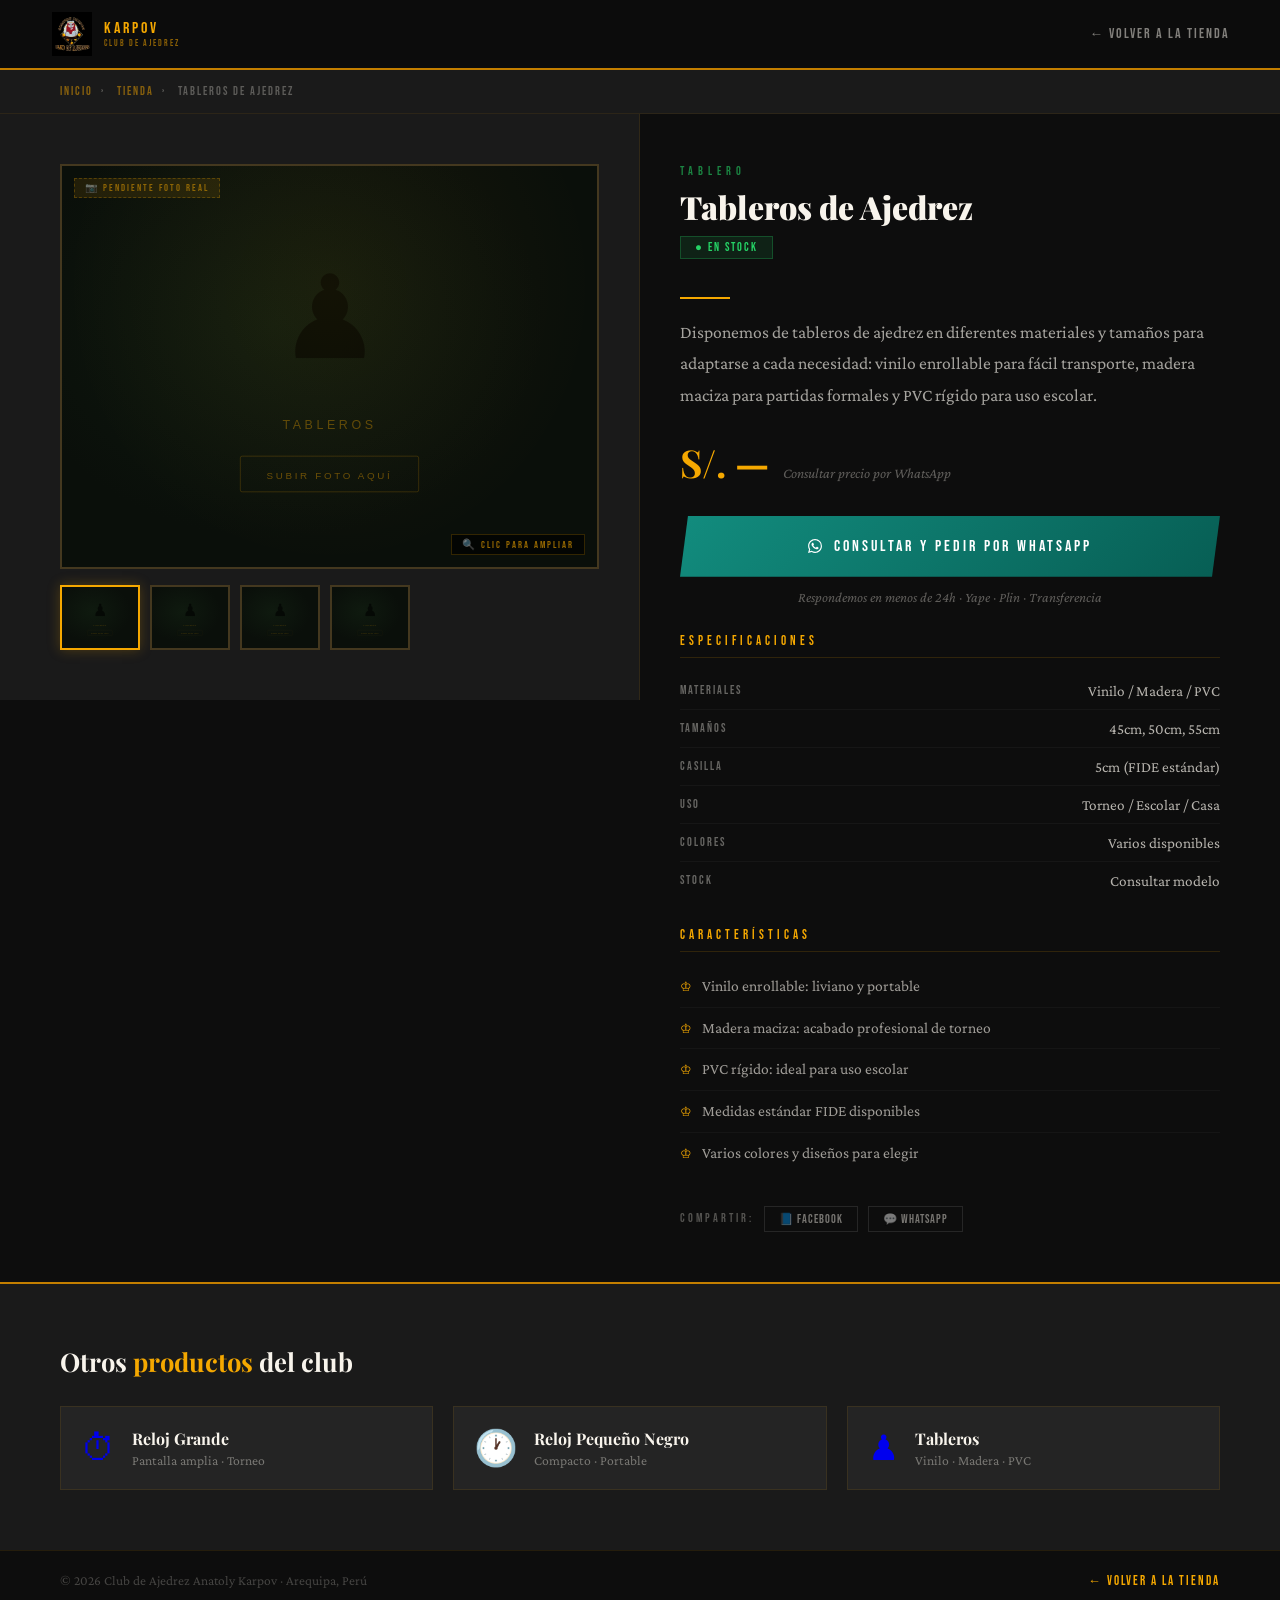
<file: paginas/tableros.html>
<!doctype html>
<html lang="es">
<head>
  <meta charset="UTF-8"/>
  <meta name="viewport" content="width=device-width, initial-scale=1.0"/>
  <title>Tableros de Ajedrez — Club Karpov</title>
  <link href="https://fonts.googleapis.com/css2?family=Playfair+Display:wght@700;900&family=Bebas+Neue&family=Crimson+Pro:ital,wght@0,400;0,600;1,400&display=swap" rel="stylesheet"/>
  <style>
    :root{
      --gold:#f5a800;--gold-light:#ffd060;--gold-dark:#c47f00;
      --black:#0d0d0d;--dark:#1a1a1a;--dark2:#242424;
      --white:#f8f4ec;--whatsapp:#25D366;--wa-dark:#128C7E;--wa-darker:#075E54;
    }
    *{margin:0;padding:0;box-sizing:border-box;}
    html{scroll-behavior:smooth;}
    body{background:var(--black);color:var(--white);font-family:"Crimson Pro",Georgia,serif;min-height:100vh;}

    /* NAV */
    nav{
      position:sticky;top:0;z-index:100;
      display:flex;align-items:center;justify-content:space-between;
      padding:12px 50px;
      background:rgba(13,13,13,0.98);
      border-bottom:2px solid var(--gold-dark);
      backdrop-filter:blur(10px);
    }
    .nav-logo{display:flex;align-items:center;gap:10px;text-decoration:none;}
    .nav-logo img{height:44px;width:44px;object-fit:contain;}
    .nav-logo-text{font-family:"Bebas Neue",sans-serif;font-size:1rem;letter-spacing:3px;color:var(--gold);line-height:1.2;}
    .nav-logo-text small{display:block;font-size:0.58rem;letter-spacing:2px;color:rgba(245,168,0,0.55);}
    .nav-back{font-family:"Bebas Neue",sans-serif;letter-spacing:2px;font-size:0.85rem;color:rgba(248,244,236,0.5);text-decoration:none;display:flex;align-items:center;gap:7px;transition:color 0.3s;}
    .nav-back:hover{color:var(--gold);}

    /* BREADCRUMB */
    .breadcrumb{
      padding:14px 60px;
      font-family:"Bebas Neue",sans-serif;letter-spacing:2px;font-size:0.75rem;
      color:rgba(248,244,236,0.3);
      background:var(--dark);
      border-bottom:1px solid rgba(245,168,0,0.08);
    }
    .breadcrumb a{color:rgba(245,168,0,0.5);text-decoration:none;transition:color 0.2s;}
    .breadcrumb a:hover{color:var(--gold);}
    .breadcrumb span{margin:0 8px;}

    /* PRODUCT LAYOUT */
    .product-page{
      display:grid;grid-template-columns:1fr 1fr;
      gap:0;min-height:calc(100vh - 120px);
    }

    /* ── GALLERY COL ── */
    .gallery-col{
      padding:50px 40px 50px 60px;
      background:var(--dark);
      border-right:1px solid rgba(245,168,0,0.1);
      position:sticky;top:73px;align-self:start;
    }

    .main-img-wrap{
      position:relative;overflow:hidden;
      background:var(--dark2);
      border:2px solid rgba(245,168,0,0.15);
      margin-bottom:16px;
      cursor:zoom-in;
    }
    .main-img-wrap::before{
      content:"";position:absolute;inset:0;
      background:radial-gradient(ellipse at 50% 30%,rgba(245,168,0,0.06),transparent 70%);
      pointer-events:none;z-index:1;
    }
    .main-img{
      width:100%;aspect-ratio:4/3;object-fit:cover;display:block;
      transition:transform 0.5s ease;
    }
    .main-img-wrap:hover .main-img{transform:scale(1.04);}

    /* Zoom overlay */
    .zoom-hint{
      position:absolute;bottom:12px;right:12px;z-index:2;
      font-family:"Bebas Neue",sans-serif;letter-spacing:2px;font-size:0.65rem;
      background:rgba(0,0,0,0.65);color:rgba(245,168,0,0.6);
      padding:3px 10px;border:1px solid rgba(245,168,0,0.2);
      pointer-events:none;
    }

    /* Photo placeholder note */
    .photo-note{
      position:absolute;top:12px;left:12px;z-index:2;
      font-family:"Bebas Neue",sans-serif;letter-spacing:2px;font-size:0.62rem;
      background:rgba(245,168,0,0.1);color:rgba(245,168,0,0.5);
      padding:3px 10px;border:1px dashed rgba(245,168,0,0.25);
    }

    /* Thumbnails */
    .thumbs{display:flex;gap:10px;flex-wrap:wrap;}
    .thumb-btn{
      width:80px;height:65px;overflow:hidden;
      border:2px solid rgba(245,168,0,0.15);
      cursor:pointer;transition:all 0.25s;flex-shrink:0;
      background:var(--dark2);
    }
    .thumb-btn:hover{border-color:rgba(245,168,0,0.5);}
    .thumb-btn.active{border-color:var(--gold);box-shadow:0 0 12px rgba(245,168,0,0.25);}
    .thumb-btn img{width:100%;height:100%;object-fit:cover;display:block;}

    /* ── INFO COL ── */
    .info-col{padding:50px 60px 50px 40px;}

    .product-cat{font-family:"Bebas Neue",sans-serif;letter-spacing:5px;font-size:0.78rem;color:rgba(37,211,102,0.6);margin-bottom:10px;}
    .product-name{font-family:"Playfair Display",serif;font-size:clamp(1.8rem,2.5vw,2.6rem);font-weight:900;line-height:1.15;color:var(--white);margin-bottom:10px;}
    .product-badge-inline{
      display:inline-block;
      font-family:"Bebas Neue",sans-serif;letter-spacing:2px;font-size:0.72rem;
      padding:4px 14px;margin-bottom:20px;
    }
    .badge-stock{background:rgba(37,211,102,0.1);color:var(--whatsapp);border:1px solid rgba(37,211,102,0.25);}
    .badge-new{background:var(--gold);color:var(--black);}
    .badge-limited{background:rgba(245,168,0,0.12);color:var(--gold);border:1px solid rgba(245,168,0,0.25);}

    .product-divider{width:50px;height:2px;background:var(--gold);margin:18px 0;}
    .product-short{font-size:1.1rem;line-height:1.8;color:rgba(248,244,236,0.65);margin-bottom:24px;}
    .product-price-row{display:flex;align-items:baseline;gap:14px;margin-bottom:28px;}
    .big-price{font-family:"Playfair Display",serif;font-size:2.4rem;color:var(--gold);font-weight:700;}
    .price-note{font-size:0.9rem;color:rgba(248,244,236,0.35);font-style:italic;}

    /* WA button big */
    .wa-big-btn{
      display:flex;align-items:center;justify-content:center;gap:12px;
      font-family:"Bebas Neue",sans-serif;letter-spacing:3px;font-size:1rem;
      padding:18px 32px;
      background:linear-gradient(135deg,var(--wa-dark),var(--wa-darker));
      color:#fff;text-decoration:none;
      clip-path:polygon(8px 0%,100% 0%,calc(100% - 8px) 100%,0% 100%);
      transition:all 0.3s;
      margin-bottom:12px;
    }
    .wa-big-btn:hover{background:linear-gradient(135deg,var(--whatsapp),var(--wa-dark));transform:translateY(-2px);box-shadow:0 8px 28px rgba(37,211,102,0.35);}
    .wa-icon-big{font-size:1.3rem;}
    .wa-note{font-size:0.88rem;color:rgba(248,244,236,0.35);text-align:center;font-style:italic;margin-bottom:28px;}

    /* Specs */
    .section-header{font-family:"Bebas Neue",sans-serif;letter-spacing:4px;font-size:0.82rem;color:var(--gold);margin-bottom:14px;padding-bottom:8px;border-bottom:1px solid rgba(245,168,0,0.15);}
    .specs-table{margin-bottom:28px;}
    .spec-row{display:flex;justify-content:space-between;align-items:center;padding:10px 0;border-bottom:1px solid rgba(255,255,255,0.04);}
    .spec-row:last-child{border:none;}
    .spec-k{font-family:"Bebas Neue",sans-serif;letter-spacing:2px;font-size:0.78rem;color:rgba(248,244,236,0.38);}
    .spec-v{font-size:0.95rem;color:rgba(248,244,236,0.72);text-align:right;}

    /* Features */
    .features-list{list-style:none;margin-bottom:32px;}
    .features-list li{display:flex;align-items:flex-start;gap:10px;padding:8px 0;font-size:0.97rem;line-height:1.6;color:rgba(248,244,236,0.62);border-bottom:1px solid rgba(255,255,255,0.03);}
    .features-list li:last-child{border:none;}
    .feat-dot{color:var(--gold);font-size:0.8rem;margin-top:3px;flex-shrink:0;}

    /* Share row */
    .share-row{display:flex;gap:10px;align-items:center;margin-top:10px;flex-wrap:wrap;}
    .share-label{font-family:"Bebas Neue",sans-serif;letter-spacing:3px;font-size:0.72rem;color:rgba(248,244,236,0.3);}
    .share-btn{
      font-family:"Bebas Neue",sans-serif;letter-spacing:1px;font-size:0.72rem;
      padding:5px 14px;border:1px solid rgba(255,255,255,0.1);background:transparent;
      color:rgba(248,244,236,0.45);cursor:pointer;text-decoration:none;transition:all 0.3s;
    }
    .share-btn:hover{border-color:var(--gold);color:var(--gold);}

    /* LIGHTBOX */
    .lightbox{
      display:none;position:fixed;inset:0;z-index:999;
      background:rgba(0,0,0,0.92);
      align-items:center;justify-content:center;
      cursor:zoom-out;
    }
    .lightbox.open{display:flex;}
    .lightbox img{max-width:90vw;max-height:90vh;object-fit:contain;pointer-events:none;}
    .lb-close{
      position:absolute;top:20px;right:28px;
      font-size:2rem;color:rgba(245,168,0,0.7);cursor:pointer;
      font-family:"Bebas Neue",sans-serif;letter-spacing:0;
      transition:color 0.2s;
    }
    .lb-close:hover{color:var(--gold);}

    /* RELATED */
    .related{
      padding:60px;background:var(--dark);
      border-top:2px solid var(--gold-dark);
      grid-column:1/-1;
    }
    .related h3{font-family:"Playfair Display",serif;font-size:1.6rem;color:var(--white);margin-bottom:28px;}
    .related h3 em{color:var(--gold);font-style:normal;}
    .related-grid{display:grid;grid-template-columns:repeat(3,1fr);gap:20px;}
    .rel-card{
      background:var(--dark2);border:1px solid rgba(245,168,0,0.1);
      padding:20px;display:flex;align-items:center;gap:16px;
      text-decoration:none;transition:all 0.3s;
    }
    .rel-card:hover{border-color:rgba(37,211,102,0.3);transform:translateY(-3px);}
    .rel-icon{font-size:2.2rem;flex-shrink:0;}
    .rel-info h4{font-family:"Playfair Display",serif;font-size:1rem;color:var(--white);margin-bottom:4px;}
    .rel-info p{font-size:0.85rem;color:rgba(248,244,236,0.4);}

    /* FOOTER */
    .prod-footer{
      background:var(--black);border-top:1px solid rgba(245,168,0,0.1);
      padding:22px 60px;display:flex;justify-content:space-between;align-items:center;flex-wrap:wrap;gap:12px;
      grid-column:1/-1;
    }
    .prod-footer p{font-size:0.84rem;color:rgba(248,244,236,0.24);}
    .prod-footer a{color:var(--gold);text-decoration:none;font-family:"Bebas Neue",sans-serif;letter-spacing:2px;font-size:0.8rem;}

    @media(max-width:900px){
      nav{padding:10px 18px;}
      .breadcrumb{padding:12px 18px;}
      .product-page{grid-template-columns:1fr;}
      .gallery-col{position:static;padding:28px 18px;border-right:none;border-bottom:1px solid rgba(245,168,0,0.1);}
      .info-col{padding:28px 18px;}
      .related{padding:40px 18px;}
      .related-grid{grid-template-columns:1fr;}
      .prod-footer{padding:18px;}
    }
  </style>
</head>
<body>

<nav>
  <a class="nav-logo" href="index.html">
    <img src="[data-uri]" alt="Logo Karpov"/>
    <span class="nav-logo-text">KARPOV<small>CLUB DE AJEDREZ</small></span>
  </a>
  <a href="tienda.html" class="nav-back">← Volver a la Tienda</a>
</nav>

<div class="breadcrumb">
  <a href="index.html">Inicio</a><span>›</span>
  <a href="tienda.html">Tienda</a><span>›</span>
  Tableros de Ajedrez
</div>

<div class="product-page">

  <!-- GALLERY -->
  <div class="gallery-col">
    <div class="main-img-wrap" onclick="openLightbox()">
      <img class="main-img" id="mainImg" src="[data-uri]" alt="Tableros de Ajedrez"/>
      <span class="photo-note">📷 Pendiente foto real</span>
      <span class="zoom-hint">🔍 Clic para ampliar</span>
    </div>
    <div class="thumbs">
      <div class="thumb-btn active" data-idx="0" onclick="setImg(0)"><img src="[data-uri]" alt="Foto 1"/></div><div class="thumb-btn " data-idx="1" onclick="setImg(1)"><img src="[data-uri]" alt="Foto 2"/></div><div class="thumb-btn " data-idx="2" onclick="setImg(2)"><img src="[data-uri]" alt="Foto 3"/></div><div class="thumb-btn " data-idx="3" onclick="setImg(3)"><img src="[data-uri]" alt="Foto 4"/></div>
    </div>
  </div>

  <!-- INFO -->
  <div class="info-col">
    <p class="product-cat">TABLERO</p>
    <h1 class="product-name">Tableros de Ajedrez</h1>
    <span class="product-badge-inline badge-stock">● En Stock</span>

    <div class="product-divider"></div>
    <p class="product-short">Disponemos de tableros de ajedrez en diferentes materiales y tamaños para adaptarse a cada necesidad: vinilo enrollable para fácil transporte, madera maciza para partidas formales y PVC rígido para uso escolar.</p>

    <div class="product-price-row">
      <span class="big-price">S/. —</span>
      <span class="price-note">Consultar precio por WhatsApp</span>
    </div>

    <a href="https://wa.me/51916096895?text=Hola,%20quiero%20informaci%C3%B3n%20sobre%20los%20Tableros%20de%20Ajedrez.%20%C2%BFQu%C3%A9%20modelos%2C%20tama%C3%B1os%20y%20precios%20tienen%3F" target="_blank" class="wa-big-btn">
      <span class="wa-icon-big"><svg width="14" height="14" viewBox="0 0 24 24" fill="currentColor"><path d="M17.472 14.382c-.297-.149-1.758-.867-2.03-.967-.273-.099-.471-.148-.67.15-.197.297-.767.966-.94 1.164-.173.199-.347.223-.644.075-.297-.15-1.255-.463-2.39-1.475-.883-.788-1.48-1.761-1.653-2.059-.173-.297-.018-.458.13-.606.134-.133.298-.347.446-.52.149-.174.198-.298.298-.497.099-.198.05-.371-.025-.52-.075-.149-.669-1.612-.916-2.207-.242-.579-.487-.5-.669-.51-.173-.008-.371-.01-.57-.01-.198 0-.52.074-.792.372-.272.297-1.04 1.016-1.04 2.479 0 1.462 1.065 2.875 1.213 3.074.149.198 2.096 3.2 5.077 4.487.709.306 1.262.489 1.694.625.712.227 1.36.195 1.871.118.571-.085 1.758-.719 2.006-1.413.248-.694.248-1.289.173-1.413-.074-.124-.272-.198-.57-.347m-5.421 7.403h-.004a9.87 9.87 0 01-5.031-1.378l-.361-.214-3.741.982.998-3.648-.235-.374a9.86 9.86 0 01-1.51-5.26c.001-5.45 4.436-9.884 9.888-9.884 2.64 0 5.122 1.03 6.988 2.898a9.825 9.825 0 012.893 6.994c-.003 5.45-4.437 9.884-9.885 9.884m8.413-18.297A11.815 11.815 0 0012.05 0C5.495 0 .16 5.335.157 11.892c0 2.096.547 4.142 1.588 5.945L.057 24l6.305-1.654a11.882 11.882 0 005.683 1.448h.005c6.554 0 11.89-5.335 11.893-11.893a11.821 11.821 0 00-3.48-8.413z"/></svg></span>
      Consultar y Pedir por WhatsApp
    </a>
    <p class="wa-note">Respondemos en menos de 24h · Yape · Plin · Transferencia</p>

    <!-- SPECS -->
    <div class="section-header">Especificaciones</div>
    <div class="specs-table"><div class="spec-row"><span class="spec-k">Materiales</span><span class="spec-v">Vinilo / Madera / PVC</span></div><div class="spec-row"><span class="spec-k">Tamaños</span><span class="spec-v">45cm, 50cm, 55cm</span></div><div class="spec-row"><span class="spec-k">Casilla</span><span class="spec-v">5cm (FIDE estándar)</span></div><div class="spec-row"><span class="spec-k">Uso</span><span class="spec-v">Torneo / Escolar / Casa</span></div><div class="spec-row"><span class="spec-k">Colores</span><span class="spec-v">Varios disponibles</span></div><div class="spec-row"><span class="spec-k">Stock</span><span class="spec-v">Consultar modelo</span></div></div>

    <!-- FEATURES -->
    <div class="section-header">Características</div>
    <ul class="features-list"><li><span class="feat-dot">♔</span>Vinilo enrollable: liviano y portable</li><li><span class="feat-dot">♔</span>Madera maciza: acabado profesional de torneo</li><li><span class="feat-dot">♔</span>PVC rígido: ideal para uso escolar</li><li><span class="feat-dot">♔</span>Medidas estándar FIDE disponibles</li><li><span class="feat-dot">♔</span>Varios colores y diseños para elegir</li></ul>

    <div class="share-row">
      <span class="share-label">Compartir:</span>
      <a class="share-btn" href="https://www.facebook.com/sharer/sharer.php?u=tienda.html" target="_blank">📘 Facebook</a>
      <a class="share-btn" href="https://wa.me/?text=Tableros de Ajedrez%20-%20Club%20Karpov:%20tienda.html" target="_blank">💬 WhatsApp</a>
    </div>
  </div>

  <!-- RELATED -->
  <div class="related">
    <h3>Otros <em>productos</em> del club</h3>
    <div class="related-grid">
      <a href="reloj-grande.html" class="rel-card"><span class="rel-icon">⏱</span><div class="rel-info"><h4>Reloj Grande</h4><p>Pantalla amplia · Torneo</p></div></a>
      <a href="reloj-negro.html" class="rel-card"><span class="rel-icon">🕐</span><div class="rel-info"><h4>Reloj Pequeño Negro</h4><p>Compacto · Portable</p></div></a>
      <a href="tableros.html" class="rel-card"><span class="rel-icon">♟</span><div class="rel-info"><h4>Tableros</h4><p>Vinilo · Madera · PVC</p></div></a>
    </div>
  </div>

  <div class="prod-footer">
    <p>© 2026 Club de Ajedrez Anatoly Karpov · Arequipa, Perú</p>
    <a href="tienda.html">← Volver a la Tienda</a>
  </div>
</div>

<!-- LIGHTBOX -->
<div class="lightbox" id="lightbox" onclick="closeLightbox()">
  <span class="lb-close" onclick="closeLightbox()">✕</span>
  <img id="lbImg" src="[data-uri]" alt="Tableros de Ajedrez"/>
</div>

<script>
  const imgs = ["[data-uri]", "[data-uri]", "[data-uri]", "[data-uri]"];
  let current = 0;

  function setImg(idx) {
    current = idx;
    document.getElementById('mainImg').src = imgs[idx];
    document.getElementById('lbImg').src = imgs[idx];
    document.querySelectorAll('.thumb-btn').forEach((t,i) => t.classList.toggle('active', i===idx));
  }

  function openLightbox() {
    document.getElementById('lightbox').classList.add('open');
    document.body.style.overflow = 'hidden';
  }

  function closeLightbox() {
    document.getElementById('lightbox').classList.remove('open');
    document.body.style.overflow = '';
  }

  document.addEventListener('keydown', e => {
    if (e.key === 'Escape') closeLightbox();
    if (e.key === 'ArrowRight') setImg((current+1) % imgs.length);
    if (e.key === 'ArrowLeft') setImg((current - 1 + imgs.length) % imgs.length);
  });

  // Scroll reveal
  const obs = new IntersectionObserver(entries => entries.forEach(e => {
    if (e.isIntersecting) { e.target.style.opacity='1'; e.target.style.transform='translateY(0)'; }
  }), {threshold:0.1});
  document.querySelectorAll('.rel-card,.spec-row').forEach(el => {
    el.style.opacity='0'; el.style.transform='translateY(12px)';
    el.style.transition='opacity 0.4s ease, transform 0.4s ease';
    obs.observe(el);
  });
</script>
</body>
</html>
</file>
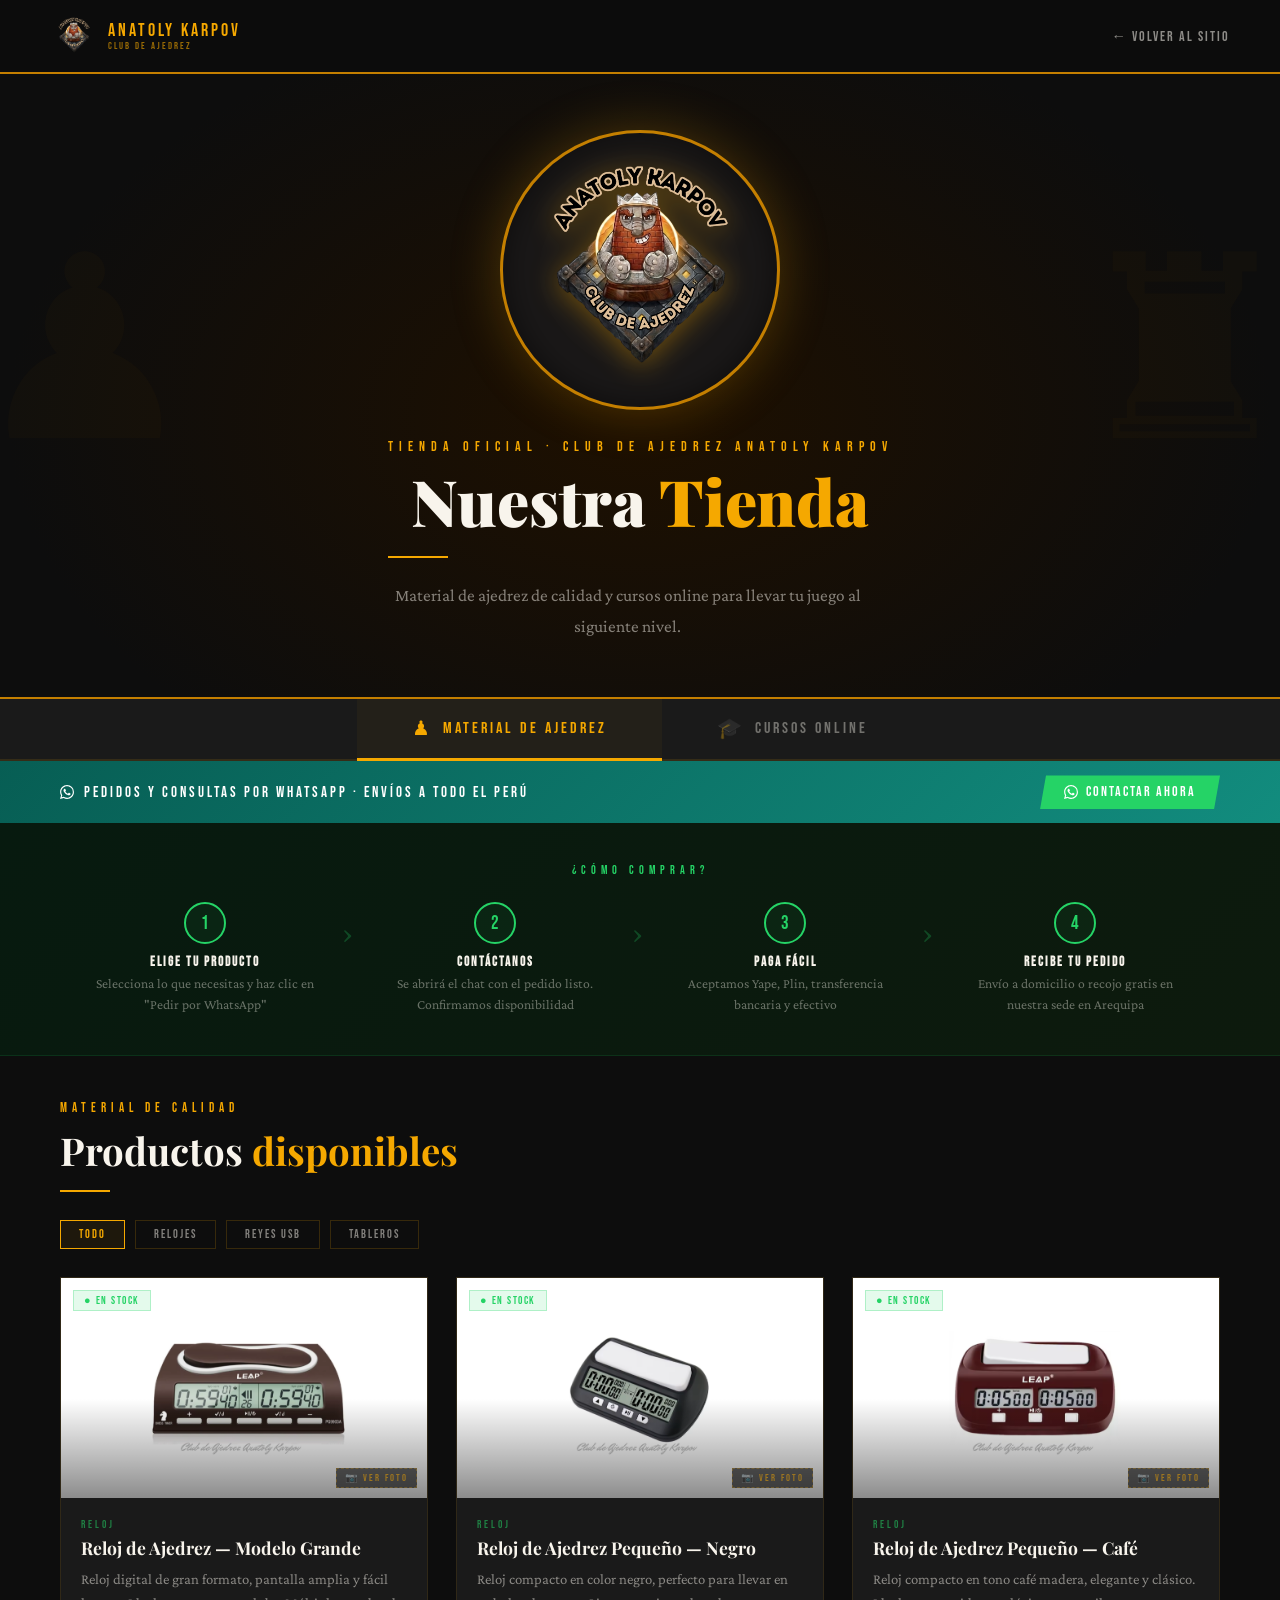
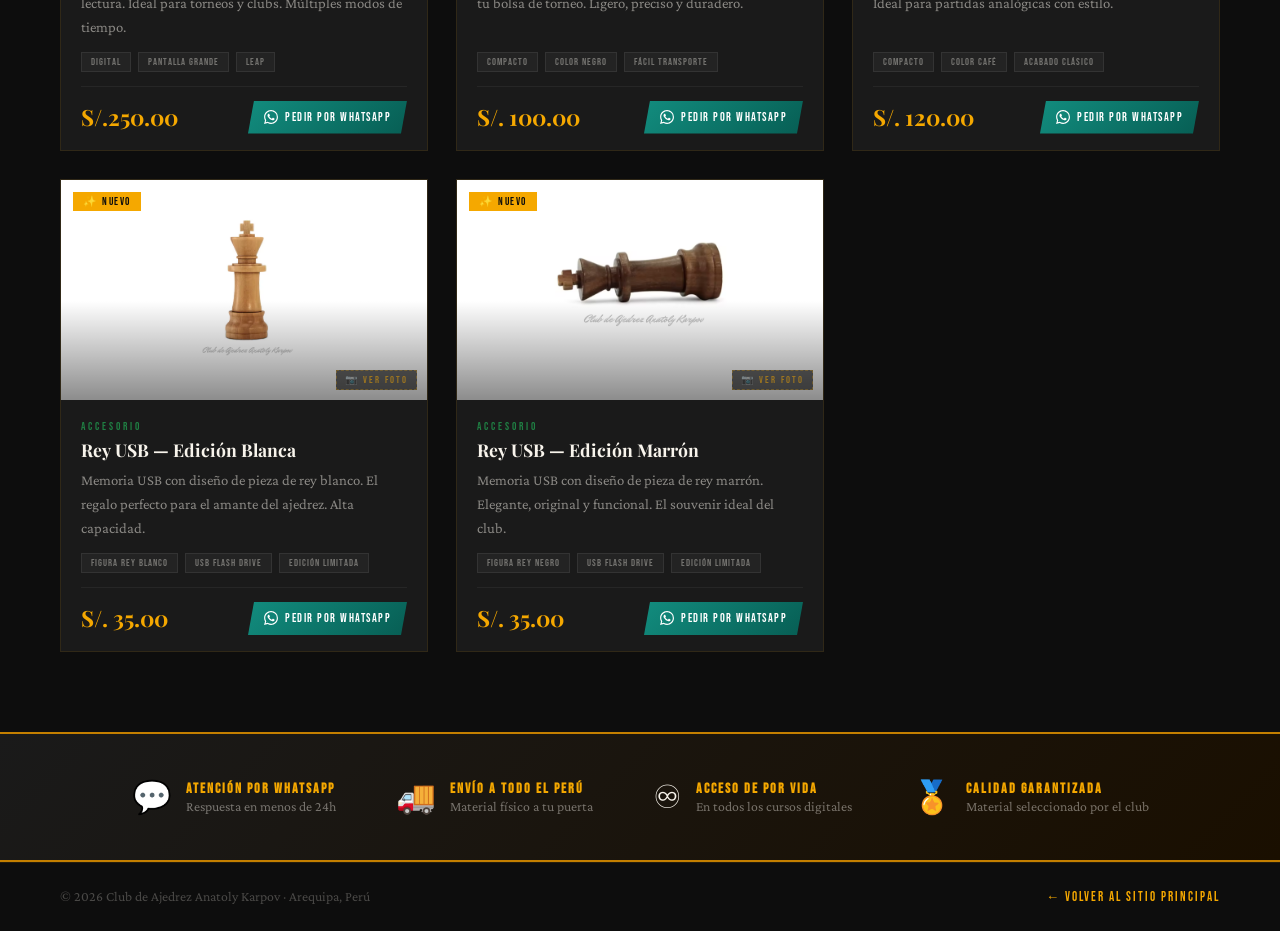
<file: paginas/tienda.html>
<!doctype html>
<html lang="es">
  <head>
    <meta charset="UTF-8" />
    <meta name="viewport" content="width=device-width, initial-scale=1.0" />
    <title>Tienda — Club de Ajedrez Anatoly Karpov</title>
    <link
      href="https://fonts.googleapis.com/css2?family=Playfair+Display:wght@700;900&family=Bebas+Neue&family=Crimson+Pro:ital,wght@0,400;0,600;1,400&display=swap"
      rel="stylesheet"
    />
    <style>
      :root {
        --gold: #f5a800;
        --gold-light: #ffd060;
        --gold-dark: #c47f00;
        --black: #0d0d0d;
        --dark: #1a1a1a;
        --dark2: #242424;
        --white: #f8f4ec;
        --red: #8b1a1a;
        --whatsapp: #25d366;
        --wa-dark: #128c7e;
        --wa-darker: #075e54;
      }
      * {
        margin: 0;
        padding: 0;
        box-sizing: border-box;
      }
      html {
        scroll-behavior: smooth;
      }
      body {
        background: var(--black);
        color: var(--white);
        font-family: "Crimson Pro", Georgia, serif;
        overflow-x: hidden;
      }

      /* ── NAV ── */
      nav {
        position: fixed;
        top: 0;
        left: 0;
        right: 0;
        z-index: 100;
        display: flex;
        align-items: center;
        justify-content: space-between;
        padding: 12px 50px;
        background: rgba(13, 13, 13, 0.97);
        border-bottom: 2px solid var(--gold-dark);
        backdrop-filter: blur(10px);
      }
      .nav-logo {
        display: flex;
        align-items: center;
        gap: 10px;
        text-decoration: none;
      }
      .nav-logo img {
        height: 48px;
        width: 48px;
        object-fit: contain;
      }
      .nav-logo-text {
        font-family: "Bebas Neue", sans-serif;
        font-size: 1.1rem;
        letter-spacing: 3px;
        color: var(--gold);
        line-height: 1.2;
      }
      .nav-logo-text small {
        display: block;
        font-size: 0.6rem;
        letter-spacing: 2px;
        color: rgba(245, 168, 0, 0.6);
      }
      .nav-back {
        font-family: "Bebas Neue", sans-serif;
        letter-spacing: 2px;
        font-size: 0.9rem;
        color: rgba(248, 244, 236, 0.55);
        text-decoration: none;
        display: flex;
        align-items: center;
        gap: 8px;
        transition: color 0.3s;
      }
      .nav-back:hover {
        color: var(--gold);
      }

      /* ── HERO ── */
      .store-hero {
        padding: 130px 60px 55px;
        background: radial-gradient(
          ellipse at 50% 60%,
          #1e1000 0%,
          #0d0d0d 70%
        );
        border-bottom: 2px solid var(--gold-dark);
        text-align: center;
        position: relative;
        overflow: hidden;
      }
      .store-hero-inner {
        display: flex;
        flex-direction: column;
        align-items: center;
        justify-content: center;
        gap: 28px;
        position: relative;
        z-index: 1;
      }
      .store-hero-logo {
        width: 280px;
        height: 280px;
        border-radius: 50%;
        border: 3px solid var(--gold-dark);
        background: #1a1818;
        box-shadow: 0 0 50px rgba(245,168,0,0.25), inset 0 0 30px rgba(0,0,0,0.5);
        overflow: hidden;
        display: flex;
        align-items: center;
        justify-content: center;
        animation: glow-pulse 4s ease-in-out infinite;
      }
      .store-hero-logo img {
        width: 100%;
        height: 100%;
        object-fit: contain;
        filter: drop-shadow(0 4px 14px rgba(245,168,0,0.4));
      }
      .store-hero-text {
        text-align: center;
      }
      @keyframes glow-pulse {
        0%, 100% { box-shadow: 0 0 40px rgba(245,168,0,0.2), inset 0 0 30px rgba(0,0,0,0.5); }
        50%       { box-shadow: 0 0 70px rgba(245,168,0,0.4), inset 0 0 30px rgba(0,0,0,0.5); }
      }
      .store-hero::before {
        content: "♟";
        position: absolute;
        left: -30px;
        top: 50%;
        transform: translateY(-50%);
        font-size: 16rem;
        color: rgba(245, 168, 0, 0.025);
        pointer-events: none;
      }
      .store-hero::after {
        content: "♜";
        position: absolute;
        right: -20px;
        top: 50%;
        transform: translateY(-50%);
        font-size: 16rem;
        color: rgba(245, 168, 0, 0.025);
        pointer-events: none;
      }
      .hero-eyebrow {
        font-family: "Bebas Neue", sans-serif;
        letter-spacing: 6px;
        color: var(--gold);
        font-size: 0.88rem;
        margin-bottom: 12px;
      }
      .hero-title {
        font-family: "Playfair Display", serif;
        font-size: clamp(2.2rem, 5vw, 4rem);
        font-weight: 900;
        line-height: 1.05;
        color: var(--white);
      }
      .hero-title em {
        color: var(--gold);
        font-style: normal;
      }
      .hero-sub {
        font-size: 1.08rem;
        line-height: 1.8;
        color: rgba(248, 244, 236, 0.5);
        margin: 14px auto 0;
        max-width: 560px;
      }
      .hero-divider {
        width: 60px;
        height: 2px;
        background: var(--gold);
        margin: 22px auto;
      }

      /* ── TABS ── */
      .section-tabs {
        display: flex;
        justify-content: center;
        border-bottom: 2px solid rgba(245, 168, 0, 0.12);
        background: var(--dark);
        position: sticky;
        top: 73px;
        z-index: 50;
      }
      .tab-btn {
        font-family: "Bebas Neue", sans-serif;
        letter-spacing: 3px;
        font-size: 1rem;
        padding: 17px 55px;
        background: transparent;
        border: none;
        cursor: pointer;
        color: rgba(248, 244, 236, 0.4);
        transition: all 0.3s;
        border-bottom: 3px solid transparent;
        margin-bottom: -2px;
        display: flex;
        align-items: center;
        gap: 10px;
      }
      .tab-btn:hover {
        color: rgba(248, 244, 236, 0.8);
      }
      .tab-btn.active {
        color: var(--gold);
        border-bottom-color: var(--gold);
        background: rgba(245, 168, 0, 0.04);
      }
      .tab-icon {
        font-size: 1.25rem;
      }

      /* ── SECTIONS ── */
      .store-section {
        display: none;
      }
      .store-section.visible {
        display: block;
      }

      /* ═══════════════════════════════
       SECCIÓN 1 — MATERIAL
    ═══════════════════════════════ */

      /* WA banner */
      .wa-banner {
        background: linear-gradient(135deg, var(--wa-darker), var(--wa-dark));
        padding: 14px 60px;
        display: flex;
        align-items: center;
        justify-content: space-between;
        gap: 16px;
        flex-wrap: wrap;
      }
      .wa-banner-text {
        font-family: "Bebas Neue", sans-serif;
        letter-spacing: 3px;
        font-size: 0.95rem;
        color: #fff;
        display: flex;
        align-items: center;
        gap: 10px;
      }
      .wa-cta-btn {
        font-family: "Bebas Neue", sans-serif;
        letter-spacing: 2px;
        font-size: 0.85rem;
        background: var(--whatsapp);
        color: #fff;
        padding: 9px 24px;
        clip-path: polygon(6px 0%, 100% 0%, calc(100% - 6px) 100%, 0% 100%);
        text-decoration: none;
        transition: all 0.3s;
        white-space: nowrap;
        display: inline-flex;
        align-items: center;
        gap: 8px;
      }
      .wa-cta-btn:hover {
        background: #1ebe5c;
        transform: translateY(-1px);
        box-shadow: 0 6px 20px rgba(37, 211, 102, 0.4);
      }

      /* How to order */
      .how-order {
        background: linear-gradient(135deg, #071a0f, #0d1a0d);
        border-bottom: 1px solid rgba(37, 211, 102, 0.12);
        padding: 40px 60px;
      }
      .how-label {
        font-family: "Bebas Neue", sans-serif;
        letter-spacing: 5px;
        font-size: 0.78rem;
        color: var(--whatsapp);
        text-align: center;
        margin-bottom: 24px;
      }
      .how-steps {
        display: flex;
        justify-content: center;
        gap: 0;
        flex-wrap: wrap;
      }
      .how-step {
        display: flex;
        flex-direction: column;
        align-items: center;
        text-align: center;
        padding: 0 32px;
        position: relative;
        flex: 1;
        min-width: 160px;
      }
      .how-step:not(:last-child)::after {
        content: "›";
        position: absolute;
        right: -4px;
        top: 14px;
        font-size: 2rem;
        color: rgba(37, 211, 102, 0.25);
        line-height: 1;
      }
      .step-num {
        width: 42px;
        height: 42px;
        border-radius: 50%;
        border: 2px solid var(--whatsapp);
        display: flex;
        align-items: center;
        justify-content: center;
        font-family: "Bebas Neue", sans-serif;
        font-size: 1.2rem;
        color: var(--whatsapp);
        margin-bottom: 10px;
        background: rgba(37, 211, 102, 0.06);
      }
      .how-step h4 {
        font-family: "Bebas Neue", sans-serif;
        letter-spacing: 2px;
        font-size: 0.82rem;
        color: var(--white);
        margin-bottom: 4px;
      }
      .how-step p {
        font-size: 0.85rem;
        color: rgba(248, 244, 236, 0.4);
        line-height: 1.5;
      }

      /* Section header */
      .sec-header {
        padding: 44px 60px 0;
      }
      .sec-label {
        font-family: "Bebas Neue", sans-serif;
        letter-spacing: 5px;
        color: var(--gold);
        font-size: 0.82rem;
        margin-bottom: 8px;
      }
      .sec-title {
        font-family: "Playfair Display", serif;
        font-size: clamp(1.6rem, 3vw, 2.4rem);
        font-weight: 700;
        color: var(--white);
      }
      .sec-title em {
        color: var(--gold);
        font-style: normal;
      }
      .sec-divider {
        width: 50px;
        height: 2px;
        background: var(--gold);
        margin: 14px 0 0;
      }

      /* Category pills */
      .cat-pills {
        display: flex;
        gap: 10px;
        padding: 28px 60px 0;
        flex-wrap: wrap;
      }
      .cat-pill {
        font-family: "Bebas Neue", sans-serif;
        letter-spacing: 2px;
        font-size: 0.76rem;
        padding: 6px 18px;
        border: 1px solid rgba(245, 168, 0, 0.18);
        background: transparent;
        color: rgba(248, 244, 236, 0.5);
        cursor: pointer;
        transition: all 0.3s;
      }
      .cat-pill:hover,
      .cat-pill.active {
        border-color: var(--gold);
        color: var(--gold);
        background: rgba(245, 168, 0, 0.07);
      }

      /* ── PRODUCT GRID ── */
      .mat-grid {
        display: grid;
        grid-template-columns: repeat(3, 1fr);
        gap: 28px;
        padding: 28px 60px 80px;
      }

      .mat-card {
        background: var(--dark);
        border: 1px solid rgba(245, 168, 0, 0.1);
        position: relative;
        overflow: hidden;
        transition: all 0.4s;
        display: flex;
        flex-direction: column;
      }
      .mat-card:hover {
        border-color: rgba(37, 211, 102, 0.35);
        transform: translateY(-7px);
        box-shadow: 0 22px 55px rgba(0, 0, 0, 0.65);
      }
      .mat-card::before {
        content: "";
        position: absolute;
        top: 0;
        left: 0;
        right: 0;
        height: 3px;
        background: linear-gradient(
          90deg,
          transparent,
          var(--whatsapp),
          transparent
        );
        opacity: 0;
        transition: opacity 0.4s;
      }
      .mat-card:hover::before {
        opacity: 1;
      }

      /* Badge */
      .mat-badge {
        position: absolute;
        top: 12px;
        left: 12px;
        z-index: 3;
        font-family: "Bebas Neue", sans-serif;
        letter-spacing: 1.5px;
        font-size: 0.68rem;
        padding: 3px 10px;
      }
      .badge-stock {
        background: rgba(37, 211, 102, 0.12);
        color: var(--whatsapp);
        border: 1px solid rgba(37, 211, 102, 0.28);
      }
      .badge-limited {
        background: rgba(245, 168, 0, 0.12);
        color: var(--gold);
        border: 1px solid rgba(245, 168, 0, 0.28);
      }
      .badge-new {
        background: var(--gold);
        color: var(--black);
      }

      /* Photo area */
      .mat-photo {
        position: relative;
        overflow: hidden;
        height: 220px;
        background: var(--dark2);
        cursor: zoom-in;
      }
      .mat-photo img {
        width: 100%;
        height: 100%;
        object-fit: cover;
        transition: transform 0.5s ease;
        display: block;
      }
      .mat-card:hover .mat-photo img {
        transform: scale(1.06);
      }
      .photo-overlay {
        position: absolute;
        inset: 0;
        background: linear-gradient(
          180deg,
          transparent 55%,
          rgba(0, 0, 0, 0.45)
        );
        pointer-events: none;
      }
      /* Photo placeholder label */
      .photo-add-label {
        position: absolute;
        bottom: 10px;
        right: 10px;
        font-family: "Bebas Neue", sans-serif;
        letter-spacing: 2px;
        font-size: 0.62rem;
        background: rgba(0, 0, 0, 0.6);
        color: rgba(245, 168, 0, 0.5);
        padding: 3px 8px;
        border: 1px dashed rgba(245, 168, 0, 0.25);
        pointer-events: none;
      }

      /* Card body */
      .mat-body {
        padding: 20px 20px 16px;
        flex: 1;
        display: flex;
        flex-direction: column;
      }
      .mat-cat {
        font-family: "Bebas Neue", sans-serif;
        letter-spacing: 3px;
        font-size: 0.66rem;
        color: rgba(37, 211, 102, 0.55);
        margin-bottom: 6px;
      }
      .mat-title {
        font-family: "Playfair Display", serif;
        font-size: 1.1rem;
        color: var(--white);
        line-height: 1.3;
        margin-bottom: 8px;
      }
      .mat-desc {
        font-size: 0.92rem;
        line-height: 1.62;
        color: rgba(248, 244, 236, 0.5);
        margin-bottom: 12px;
        flex: 1;
      }
      .mat-specs {
        display: flex;
        gap: 7px;
        flex-wrap: wrap;
        margin-bottom: 14px;
      }
      .mat-spec {
        font-family: "Bebas Neue", sans-serif;
        letter-spacing: 1px;
        font-size: 0.65rem;
        padding: 3px 9px;
        background: rgba(255, 255, 255, 0.04);
        border: 1px solid rgba(255, 255, 255, 0.07);
        color: rgba(248, 244, 236, 0.38);
      }
      .mat-footer {
        display: flex;
        align-items: center;
        justify-content: space-between;
        border-top: 1px solid rgba(255, 255, 255, 0.05);
        padding-top: 14px;
      }
      .mat-price {
        font-family: "Playfair Display", serif;
        font-size: 1.4rem;
        color: var(--gold);
        font-weight: 700;
      }
      .mat-price small {
        font-size: 0.75rem;
        color: rgba(248, 244, 236, 0.28);
        text-decoration: line-through;
        margin-left: 4px;
        font-family: "Crimson Pro", serif;
      }

      .wa-btn {
        font-family: "Bebas Neue", sans-serif;
        letter-spacing: 1.5px;
        font-size: 0.76rem;
        padding: 9px 16px;
        background: linear-gradient(135deg, var(--wa-dark), var(--wa-darker));
        color: #fff;
        text-decoration: none;
        clip-path: polygon(6px 0%, 100% 0%, calc(100% - 6px) 100%, 0% 100%);
        transition: all 0.3s;
        display: inline-flex;
        align-items: center;
        gap: 7px;
        white-space: nowrap;
      }
      .wa-btn:hover {
        background: linear-gradient(135deg, var(--whatsapp), var(--wa-dark));
        transform: translateY(-2px);
        box-shadow: 0 6px 20px rgba(37, 211, 102, 0.3);
      }

      /* ═══════════════════════════════
       SECCIÓN 2 — CURSOS
    ═══════════════════════════════ */
      .cursos-hero {
        padding: 60px;
        background: radial-gradient(
          ellipse at 60% 40%,
          #1e1200 0%,
          #0d0d0d 70%
        );
        border-bottom: 1px solid rgba(245, 168, 0, 0.15);
        display: grid;
        grid-template-columns: 1fr 1fr;
        gap: 60px;
        align-items: center;
      }
      .cursos-hero-text .sec-label {
        margin-bottom: 10px;
      }
      .cursos-hero-text .sec-title {
        font-size: clamp(1.8rem, 3vw, 2.8rem);
        margin-bottom: 16px;
      }
      .cursos-hero-text p {
        font-size: 1.05rem;
        line-height: 1.8;
        color: rgba(248, 244, 236, 0.6);
        margin-bottom: 28px;
      }

      .cursos-platform-box {
        background: var(--dark);
        border: 1px solid rgba(245, 168, 0, 0.2);
        padding: 40px 36px;
        position: relative;
        overflow: hidden;
      }
      .cursos-platform-box::before {
        content: "";
        position: absolute;
        top: 0;
        left: 0;
        right: 0;
        height: 3px;
        background: linear-gradient(
          90deg,
          transparent,
          var(--gold),
          transparent
        );
      }
      .platform-logo-row {
        display: flex;
        align-items: center;
        gap: 16px;
        margin-bottom: 20px;
      }
      .platform-icon {
        width: 56px;
        height: 56px;
        border-radius: 50%;
        background: linear-gradient(135deg, #ff6b35, #f5a800);
        display: flex;
        align-items: center;
        justify-content: center;
        font-size: 1.8rem;
        flex-shrink: 0;
      }
      .platform-name {
        font-family: "Playfair Display", serif;
        font-size: 1.4rem;
        color: var(--white);
        font-weight: 700;
      }
      .platform-name small {
        display: block;
        font-family: "Bebas Neue", sans-serif;
        letter-spacing: 3px;
        font-size: 0.72rem;
        color: var(--gold);
        margin-top: 2px;
      }
      .platform-desc {
        font-size: 1rem;
        line-height: 1.75;
        color: rgba(248, 244, 236, 0.58);
        margin-bottom: 24px;
      }
      .platform-features {
        list-style: none;
        margin-bottom: 28px;
      }
      .platform-features li {
        display: flex;
        align-items: center;
        gap: 10px;
        padding: 7px 0;
        border-bottom: 1px solid rgba(255, 255, 255, 0.04);
        font-size: 0.97rem;
        color: rgba(248, 244, 236, 0.65);
      }
      .platform-features li:last-child {
        border: none;
      }
      .feat-check {
        color: var(--gold);
        font-size: 1rem;
      }
      .go-btn {
        display: inline-flex;
        align-items: center;
        gap: 12px;
        font-family: "Bebas Neue", sans-serif;
        letter-spacing: 3px;
        font-size: 1rem;
        padding: 15px 34px;
        background: linear-gradient(135deg, var(--gold), var(--gold-dark));
        color: var(--black);
        text-decoration: none;
        clip-path: polygon(8px 0%, 100% 0%, calc(100% - 8px) 100%, 0% 100%);
        transition: all 0.3s;
        width: 100%;
        justify-content: center;
      }
      .go-btn:hover {
        background: linear-gradient(135deg, var(--gold-light), var(--gold));
        transform: translateY(-2px);
        box-shadow: 0 8px 30px rgba(245, 168, 0, 0.4);
      }
      .go-btn-arrow {
        font-size: 1.2rem;
        transition: transform 0.3s;
      }
      .go-btn:hover .go-btn-arrow {
        transform: translateX(5px);
      }

      /* Cursos preview cards */
      .cursos-preview {
        padding: 50px 60px 80px;
        background: var(--black);
      }
      .cursos-preview-title {
        font-family: "Playfair Display", serif;
        font-size: 1.5rem;
        color: var(--white);
        margin-bottom: 32px;
      }
      .cursos-preview-title em {
        color: var(--gold);
        font-style: normal;
      }
      .preview-grid {
        display: grid;
        grid-template-columns: repeat(3, 1fr);
        gap: 22px;
      }
      .preview-card {
        background: var(--dark);
        border: 1px solid rgba(245, 168, 0, 0.1);
        padding: 26px 22px;
        transition: all 0.35s;
        position: relative;
        overflow: hidden;
      }
      .preview-card::after {
        content: "";
        position: absolute;
        bottom: 0;
        left: 0;
        right: 0;
        height: 2px;
        background: linear-gradient(
          90deg,
          transparent,
          var(--gold),
          transparent
        );
        opacity: 0;
        transition: opacity 0.35s;
      }
      .preview-card:hover {
        border-color: rgba(245, 168, 0, 0.3);
        transform: translateY(-4px);
      }
      .preview-card:hover::after {
        opacity: 1;
      }
      .preview-level {
        font-family: "Bebas Neue", sans-serif;
        letter-spacing: 3px;
        font-size: 0.68rem;
        color: rgba(245, 168, 0, 0.5);
        margin-bottom: 8px;
      }
      .preview-icon {
        font-size: 2rem;
        margin-bottom: 10px;
      }
      .preview-card h4 {
        font-family: "Playfair Display", serif;
        font-size: 1.05rem;
        color: var(--white);
        margin-bottom: 6px;
      }
      .preview-card p {
        font-size: 0.9rem;
        line-height: 1.6;
        color: rgba(248, 244, 236, 0.45);
      }
      .preview-cta {
        margin-top: 40px;
        text-align: center;
        padding: 36px;
        background: linear-gradient(
          135deg,
          rgba(245, 168, 0, 0.06),
          rgba(245, 168, 0, 0.02)
        );
        border: 1px solid rgba(245, 168, 0, 0.15);
      }
      .preview-cta p {
        font-size: 1.1rem;
        color: rgba(248, 244, 236, 0.6);
        margin-bottom: 20px;
        font-style: italic;
      }
      .preview-cta a {
        display: inline-flex;
        align-items: center;
        gap: 10px;
        font-family: "Bebas Neue", sans-serif;
        letter-spacing: 3px;
        font-size: 1rem;
        padding: 14px 36px;
        background: linear-gradient(135deg, var(--gold), var(--gold-dark));
        color: var(--black);
        text-decoration: none;
        clip-path: polygon(8px 0%, 100% 0%, calc(100% - 8px) 100%, 0% 100%);
        transition: all 0.3s;
      }
      .preview-cta a:hover {
        background: linear-gradient(135deg, var(--gold-light), var(--gold));
        transform: translateY(-2px);
        box-shadow: 0 8px 25px rgba(245, 168, 0, 0.35);
      }

      /* ── GUARANTEE ── */
      .guarantee {
        background: linear-gradient(135deg, var(--dark), #1a0f00);
        border-top: 2px solid var(--gold-dark);
        border-bottom: 2px solid var(--gold-dark);
        padding: 44px 60px;
        display: flex;
        align-items: center;
        justify-content: center;
        gap: 60px;
        flex-wrap: wrap;
      }
      .guarantee-item {
        display: flex;
        align-items: center;
        gap: 14px;
      }
      .g-icon {
        font-size: 2rem;
      }
      .g-text h4 {
        font-family: "Bebas Neue", sans-serif;
        letter-spacing: 2px;
        font-size: 0.88rem;
        color: var(--gold);
      }
      .g-text p {
        font-size: 0.86rem;
        color: rgba(248, 244, 236, 0.42);
        margin-top: 2px;
      }

      /* ── FOOTER ── */
      .store-footer {
        background: var(--black);
        border-top: 1px solid rgba(245, 168, 0, 0.1);
        padding: 26px 60px;
        display: flex;
        align-items: center;
        justify-content: space-between;
        flex-wrap: wrap;
        gap: 12px;
      }
      .store-footer p {
        font-size: 0.86rem;
        color: rgba(248, 244, 236, 0.26);
      }
      .store-footer a {
        color: var(--gold);
        text-decoration: none;
        font-family: "Bebas Neue", sans-serif;
        letter-spacing: 2px;
        font-size: 0.82rem;
      }

      /* ── RESPONSIVE ── */
      @media (max-width: 1024px) {
        .cursos-hero {
          grid-template-columns: 1fr;
          gap: 36px;
        }
        .preview-grid {
          grid-template-columns: 1fr 1fr;
        }
      }
      @media (max-width: 900px) {
        nav {
          padding: 10px 18px;
        }
        .store-hero::before,
        .store-hero::after {
          display: none;
        }
        .store-hero,
        .wa-banner,
        .how-order,
        .sec-header,
        .cat-pills,
        .cursos-hero,
        .cursos-preview,
        .guarantee,
        .store-footer {
          padding-left: 20px;
          padding-right: 20px;
        }
        .store-hero {
          padding-top: 106px;
        }
        .store-hero-logo {
          width: 200px;
          height: 200px;
        }
        .store-hero-logo img {
          width: 100%;
          height: 100%;
        }
        .mat-grid,
        .preview-grid {
          grid-template-columns: 1fr;
          padding-left: 20px;
          padding-right: 20px;
        }
        .tab-btn {
          padding: 13px 20px;
          font-size: 0.85rem;
          letter-spacing: 2px;
        }
        .how-steps {
          gap: 20px;
        }
        .how-step:not(:last-child)::after {
          display: none;
        }
        .guarantee {
          gap: 26px;
        }
      }
    </style>
  </head>
  <body>
    <nav>
      <a class="nav-logo" href="../index.html">
        <img src="../images/akar1.png" alt="logo karpov" />
        <span class="nav-logo-text"
          >ANATOLY KARPOV<small>CLUB DE AJEDREZ</small></span
        >
      </a>
      <a href="../index.html" class="nav-back">← Volver al sitio</a>
    </nav>

    <!-- HERO -->
    <div class="store-hero">
      <div class="store-hero-inner">
        <div class="store-hero-logo">
          <img src="../images/akar1.png" alt="Logo Karpov" />
        </div>
        <div class="store-hero-text">
          <p class="hero-eyebrow">
            Tienda Oficial · Club de Ajedrez Anatoly Karpov
          </p>
          <h1 class="hero-title">Nuestra <em>Tienda</em></h1>
          <div class="hero-divider" style="margin: 22px 0;"></div>
          <p class="hero-sub" style="margin: 0; max-width: 480px;">
            Material de ajedrez de calidad y cursos online para llevar tu juego al
            siguiente nivel.
          </p>
        </div>
      </div>
    </div>

    <!-- TABS -->
    <div class="section-tabs">
      <button
        class="tab-btn active"
        onclick="switchTab('material')"
        id="tab-material"
      >
        <span class="tab-icon">♟</span> Material de Ajedrez
      </button>
      <button class="tab-btn" onclick="switchTab('cursos')" id="tab-cursos">
        <span class="tab-icon">🎓</span> Cursos Online
      </button>
    </div>

    <!-- ══════════════════════
     SECCIÓN 1 — MATERIAL
══════════════════════ -->
    <div class="store-section visible" id="section-material">
      <!-- WA Banner -->
      <div class="wa-banner">
        <div class="wa-banner-text">
          <svg width="14" height="14" viewBox="0 0 24 24" fill="currentColor">
            <path
              d="M17.472 14.382c-.297-.149-1.758-.867-2.03-.967-.273-.099-.471-.148-.67.15-.197.297-.767.966-.94 1.164-.173.199-.347.223-.644.075-.297-.15-1.255-.463-2.39-1.475-.883-.788-1.48-1.761-1.653-2.059-.173-.297-.018-.458.13-.606.134-.133.298-.347.446-.52.149-.174.198-.298.298-.497.099-.198.05-.371-.025-.52-.075-.149-.669-1.612-.916-2.207-.242-.579-.487-.5-.669-.51-.173-.008-.371-.01-.57-.01-.198 0-.52.074-.792.372-.272.297-1.04 1.016-1.04 2.479 0 1.462 1.065 2.875 1.213 3.074.149.198 2.096 3.2 5.077 4.487.709.306 1.262.489 1.694.625.712.227 1.36.195 1.871.118.571-.085 1.758-.719 2.006-1.413.248-.694.248-1.289.173-1.413-.074-.124-.272-.198-.57-.347m-5.421 7.403h-.004a9.87 9.87 0 01-5.031-1.378l-.361-.214-3.741.982.998-3.648-.235-.374a9.86 9.86 0 01-1.51-5.26c.001-5.45 4.436-9.884 9.888-9.884 2.64 0 5.122 1.03 6.988 2.898a9.825 9.825 0 012.893 6.994c-.003 5.45-4.437 9.884-9.885 9.884m8.413-18.297A11.815 11.815 0 0012.05 0C5.495 0 .16 5.335.157 11.892c0 2.096.547 4.142 1.588 5.945L.057 24l6.305-1.654a11.882 11.882 0 005.683 1.448h.005c6.554 0 11.89-5.335 11.893-11.893a11.821 11.821 0 00-3.48-8.413z"
            />
          </svg>
          Pedidos y consultas por WhatsApp · Envíos a todo el Perú 
        </div>
        <a
          href="https://wa.me/51916096895?text=Hola,%20me%20interesa%20el%20material%20de%20ajedrez.%20%C2%BFPueden%20darme%20m%C3%A1s%20informaci%C3%B3n?"
          target="_blank"
          class="wa-cta-btn"
        >
          <svg width="14" height="14" viewBox="0 0 24 24" fill="currentColor">
            <path
              d="M17.472 14.382c-.297-.149-1.758-.867-2.03-.967-.273-.099-.471-.148-.67.15-.197.297-.767.966-.94 1.164-.173.199-.347.223-.644.075-.297-.15-1.255-.463-2.39-1.475-.883-.788-1.48-1.761-1.653-2.059-.173-.297-.018-.458.13-.606.134-.133.298-.347.446-.52.149-.174.198-.298.298-.497.099-.198.05-.371-.025-.52-.075-.149-.669-1.612-.916-2.207-.242-.579-.487-.5-.669-.51-.173-.008-.371-.01-.57-.01-.198 0-.52.074-.792.372-.272.297-1.04 1.016-1.04 2.479 0 1.462 1.065 2.875 1.213 3.074.149.198 2.096 3.2 5.077 4.487.709.306 1.262.489 1.694.625.712.227 1.36.195 1.871.118.571-.085 1.758-.719 2.006-1.413.248-.694.248-1.289.173-1.413-.074-.124-.272-.198-.57-.347m-5.421 7.403h-.004a9.87 9.87 0 01-5.031-1.378l-.361-.214-3.741.982.998-3.648-.235-.374a9.86 9.86 0 01-1.51-5.26c.001-5.45 4.436-9.884 9.888-9.884 2.64 0 5.122 1.03 6.988 2.898a9.825 9.825 0 012.893 6.994c-.003 5.45-4.437 9.884-9.885 9.884m8.413-18.297A11.815 11.815 0 0012.05 0C5.495 0 .16 5.335.157 11.892c0 2.096.547 4.142 1.588 5.945L.057 24l6.305-1.654a11.882 11.882 0 005.683 1.448h.005c6.554 0 11.89-5.335 11.893-11.893a11.821 11.821 0 00-3.48-8.413z"
            />
          </svg>
          Contactar ahora
        </a>
      </div>

      <!-- How to order -->
      <div class="how-order">
        <p class="how-label">¿Cómo comprar?</p>
        <div class="how-steps">
          <div class="how-step">
            <div class="step-num">1</div>
            <h4>Elige tu producto</h4>
            <p>
              Selecciona lo que necesitas y haz clic en "Pedir por WhatsApp"
            </p>
          </div>
          <div class="how-step">
            <div class="step-num">2</div>
            <h4>Contáctanos</h4>
            <p>
              Se abrirá el chat con el pedido listo. Confirmamos disponibilidad
            </p>
          </div>
          <div class="how-step">
            <div class="step-num">3</div>
            <h4>Paga fácil</h4>
            <p>Aceptamos Yape, Plin, transferencia bancaria y efectivo</p>
          </div>
          <div class="how-step">
            <div class="step-num">4</div>
            <h4>Recibe tu pedido</h4>
            <p>Envío a domicilio o recojo gratis en nuestra sede en Arequipa</p>
          </div>
        </div>
      </div>

      <div class="sec-header">
        <p class="sec-label">Material de calidad</p>
        <h2 class="sec-title">Productos <em>disponibles</em></h2>
        <div class="sec-divider"></div>
      </div>

      <div class="cat-pills">
        <button class="cat-pill active" onclick="filterCat(this, 'all')">
          Todo
        </button>
        <button class="cat-pill" onclick="filterCat(this, 'reloj')">
          Relojes
        </button>
        <button class="cat-pill" onclick="filterCat(this, 'usb')">
          Reyes USB
        </button>
        <button class="cat-pill" onclick="filterCat(this, 'tablero')">
          Tableros
        </button>
      </div>

      <div class="mat-grid" id="matGrid">
        <!-- 1. Reloj grande -->
        <div class="mat-card" data-cat="reloj">
          <span class="mat-badge badge-stock">● En Stock</span>
          <div class="mat-photo">
            <img
              src="../images/relojgrande.png"
              alt="Reloj de Ajedrez Grande"
              id="img-reloj-grande"
            />
            <div class="photo-overlay"></div>
            <span class="photo-add-label">📷 Ver foto</span>
          </div>
          <div class="mat-body">
            <p class="mat-cat">Reloj</p>
            <h3 class="mat-title">Reloj de Ajedrez — Modelo Grande</h3>
            <p class="mat-desc">
              Reloj digital de gran formato, pantalla amplia y fácil lectura.
              Ideal para torneos y clubs. Múltiples modos de tiempo.
            </p>
            <div class="mat-specs">
              <span class="mat-spec">Digital</span>
              <span class="mat-spec">Pantalla grande</span>
              <span class="mat-spec">Leap</span>
            </div>
            <div class="mat-footer">
              <div class="mat-price">S/.250.00</div>
              <a
                href="https://wa.me/51916096895?text=Hola,%20quiero%20informaci%C3%B3n%20sobre%20el%20Reloj%20de%20Ajedrez%20Modelo%20Grande.%20%C2%BFCu%C3%A1l%20es%20el%20precio%20y%20hay%20stock?"
                target="_blank"
                class="wa-btn"
              >
                <svg
                  width="14"
                  height="14"
                  viewBox="0 0 24 24"
                  fill="currentColor"
                >
                  <path
                    d="M17.472 14.382c-.297-.149-1.758-.867-2.03-.967-.273-.099-.471-.148-.67.15-.197.297-.767.966-.94 1.164-.173.199-.347.223-.644.075-.297-.15-1.255-.463-2.39-1.475-.883-.788-1.48-1.761-1.653-2.059-.173-.297-.018-.458.13-.606.134-.133.298-.347.446-.52.149-.174.198-.298.298-.497.099-.198.05-.371-.025-.52-.075-.149-.669-1.612-.916-2.207-.242-.579-.487-.5-.669-.51-.173-.008-.371-.01-.57-.01-.198 0-.52.074-.792.372-.272.297-1.04 1.016-1.04 2.479 0 1.462 1.065 2.875 1.213 3.074.149.198 2.096 3.2 5.077 4.487.709.306 1.262.489 1.694.625.712.227 1.36.195 1.871.118.571-.085 1.758-.719 2.006-1.413.248-.694.248-1.289.173-1.413-.074-.124-.272-.198-.57-.347m-5.421 7.403h-.004a9.87 9.87 0 01-5.031-1.378l-.361-.214-3.741.982.998-3.648-.235-.374a9.86 9.86 0 01-1.51-5.26c.001-5.45 4.436-9.884 9.888-9.884 2.64 0 5.122 1.03 6.988 2.898a9.825 9.825 0 012.893 6.994c-.003 5.45-4.437 9.884-9.885 9.884m8.413-18.297A11.815 11.815 0 0012.05 0C5.495 0 .16 5.335.157 11.892c0 2.096.547 4.142 1.588 5.945L.057 24l6.305-1.654a11.882 11.882 0 005.683 1.448h.005c6.554 0 11.89-5.335 11.893-11.893a11.821 11.821 0 00-3.48-8.413z"
                  />
                </svg>
                Pedir por WhatsApp
              </a>
            </div>
          </div>
        </div>

        <!-- 2. Reloj pequeño negro -->
        <div class="mat-card" data-cat="reloj">
          <span class="mat-badge badge-stock">● En Stock</span>
          <div class="mat-photo">
            <img
              src="../images/relojpequenegro.png"
              alt="Reloj Pequeño Negro"
              id="img-reloj-negro"
            />
            <div class="photo-overlay"></div>
            <span class="photo-add-label">📷 Ver foto</span>
          </div>
          <div class="mat-body">
            <p class="mat-cat">Reloj</p>
            <h3 class="mat-title">Reloj de Ajedrez Pequeño — Negro</h3>
            <p class="mat-desc">
              Reloj compacto en color negro, perfecto para llevar en tu bolsa de
              torneo. Ligero, preciso y duradero.
            </p>
            <div class="mat-specs">
              <span class="mat-spec">Compacto</span>
              <span class="mat-spec">Color negro</span>
              <span class="mat-spec">Fácil transporte</span>
            </div>
            <div class="mat-footer">
              <div class="mat-price">S/. 100.00</div>
              <a
                href="https://wa.me/51916096895?text=Hola,%20quiero%20informaci%C3%B3n%20sobre%20el%20Reloj%20Peque%C3%B1o%20Negro.%20%C2%BFCu%C3%A1l%20es%20el%20precio%20y%20hay%20disponibilidad?"
                target="_blank"
                class="wa-btn"
              >
                <svg
                  width="14"
                  height="14"
                  viewBox="0 0 24 24"
                  fill="currentColor"
                >
                  <path
                    d="M17.472 14.382c-.297-.149-1.758-.867-2.03-.967-.273-.099-.471-.148-.67.15-.197.297-.767.966-.94 1.164-.173.199-.347.223-.644.075-.297-.15-1.255-.463-2.39-1.475-.883-.788-1.48-1.761-1.653-2.059-.173-.297-.018-.458.13-.606.134-.133.298-.347.446-.52.149-.174.198-.298.298-.497.099-.198.05-.371-.025-.52-.075-.149-.669-1.612-.916-2.207-.242-.579-.487-.5-.669-.51-.173-.008-.371-.01-.57-.01-.198 0-.52.074-.792.372-.272.297-1.04 1.016-1.04 2.479 0 1.462 1.065 2.875 1.213 3.074.149.198 2.096 3.2 5.077 4.487.709.306 1.262.489 1.694.625.712.227 1.36.195 1.871.118.571-.085 1.758-.719 2.006-1.413.248-.694.248-1.289.173-1.413-.074-.124-.272-.198-.57-.347m-5.421 7.403h-.004a9.87 9.87 0 01-5.031-1.378l-.361-.214-3.741.982.998-3.648-.235-.374a9.86 9.86 0 01-1.51-5.26c.001-5.45 4.436-9.884 9.888-9.884 2.64 0 5.122 1.03 6.988 2.898a9.825 9.825 0 012.893 6.994c-.003 5.45-4.437 9.884-9.885 9.884m8.413-18.297A11.815 11.815 0 0012.05 0C5.495 0 .16 5.335.157 11.892c0 2.096.547 4.142 1.588 5.945L.057 24l6.305-1.654a11.882 11.882 0 005.683 1.448h.005c6.554 0 11.89-5.335 11.893-11.893a11.821 11.821 0 00-3.48-8.413z"
                  />
                </svg>
                Pedir por WhatsApp
              </a>
            </div>
          </div>
        </div>

        <!-- 3. Reloj pequeño café -->
        <div class="mat-card" data-cat="reloj">
          <span class="mat-badge badge-stock">● En Stock</span>
          <div class="mat-photo">
            <img
              src="../images/relojpeque.png"
              alt="Reloj Pequeño Café"
              id="img-reloj-cafe"
            />
            <div class="photo-overlay"></div>
            <span class="photo-add-label">📷 Ver foto</span>
          </div>
          <div class="mat-body">
            <p class="mat-cat">Reloj</p>
            <h3 class="mat-title">Reloj de Ajedrez Pequeño — Café</h3>
            <p class="mat-desc">
              Reloj compacto en tono café madera, elegante y clásico. Ideal para
              partidas analógicas con estilo.
            </p>
            <div class="mat-specs">
              <span class="mat-spec">Compacto</span>
              <span class="mat-spec">Color café</span>
              <span class="mat-spec">Acabado clásico</span>
            </div>
            <div class="mat-footer">
              <div class="mat-price">S/. 120.00</div>
              <a
                href="https://wa.me/51916096895?text=Hola,%20quiero%20informaci%C3%B3n%20sobre%20el%20Reloj%20Peque%C3%B1o%20Caf%C3%A9.%20%C2%BFCu%C3%A1l%20es%20el%20precio%20y%20hay%20stock?"
                target="_blank"
                class="wa-btn"
              >
                <svg
                  width="14"
                  height="14"
                  viewBox="0 0 24 24"
                  fill="currentColor"
                >
                  <path
                    d="M17.472 14.382c-.297-.149-1.758-.867-2.03-.967-.273-.099-.471-.148-.67.15-.197.297-.767.966-.94 1.164-.173.199-.347.223-.644.075-.297-.15-1.255-.463-2.39-1.475-.883-.788-1.48-1.761-1.653-2.059-.173-.297-.018-.458.13-.606.134-.133.298-.347.446-.52.149-.174.198-.298.298-.497.099-.198.05-.371-.025-.52-.075-.149-.669-1.612-.916-2.207-.242-.579-.487-.5-.669-.51-.173-.008-.371-.01-.57-.01-.198 0-.52.074-.792.372-.272.297-1.04 1.016-1.04 2.479 0 1.462 1.065 2.875 1.213 3.074.149.198 2.096 3.2 5.077 4.487.709.306 1.262.489 1.694.625.712.227 1.36.195 1.871.118.571-.085 1.758-.719 2.006-1.413.248-.694.248-1.289.173-1.413-.074-.124-.272-.198-.57-.347m-5.421 7.403h-.004a9.87 9.87 0 01-5.031-1.378l-.361-.214-3.741.982.998-3.648-.235-.374a9.86 9.86 0 01-1.51-5.26c.001-5.45 4.436-9.884 9.888-9.884 2.64 0 5.122 1.03 6.988 2.898a9.825 9.825 0 012.893 6.994c-.003 5.45-4.437 9.884-9.885 9.884m8.413-18.297A11.815 11.815 0 0012.05 0C5.495 0 .16 5.335.157 11.892c0 2.096.547 4.142 1.588 5.945L.057 24l6.305-1.654a11.882 11.882 0 005.683 1.448h.005c6.554 0 11.89-5.335 11.893-11.893a11.821 11.821 0 00-3.48-8.413z"
                  />
                </svg>
                Pedir por WhatsApp
              </a>
            </div>
          </div>
        </div>

        <!-- 4. Rey USB blanco -->
        <div class="mat-card" data-cat="usb">
          <span class="mat-badge badge-new">✨ Nuevo</span>
          <div class="mat-photo">
            <img
              src="../images/usb1.png"
              alt="Rey USB Blanco"
              id="img-rey-blanco"
              height="40"
              width="30"
            />
            <div class="photo-overlay"></div>
            <span class="photo-add-label">📷 Ver foto</span>
          </div>
          <div class="mat-body">
            <p class="mat-cat">Accesorio</p>
            <h3 class="mat-title">Rey USB — Edición Blanca</h3>
            <p class="mat-desc">
              Memoria USB con diseño de pieza de rey blanco. El regalo perfecto
              para el amante del ajedrez. Alta capacidad.
            </p>
            <div class="mat-specs">
              <span class="mat-spec">Figura rey blanco</span>
              <span class="mat-spec">USB flash drive</span>
              <span class="mat-spec">Edición limitada</span>
            </div>
            <div class="mat-footer">
              <div class="mat-price">S/. 35.00</div>
              <a
                href="https://wa.me/51916096895?text=Hola,%20quiero%20informaci%C3%B3n%20sobre%20el%20Rey%20USB%20Edici%C3%B3n%20Blanca.%20%C2%BFCu%C3%A1l%20es%20el%20precio?"
                target="_blank"
                class="wa-btn"
              >
                <svg
                  width="14"
                  height="14"
                  viewBox="0 0 24 24"
                  fill="currentColor"
                >
                  <path
                    d="M17.472 14.382c-.297-.149-1.758-.867-2.03-.967-.273-.099-.471-.148-.67.15-.197.297-.767.966-.94 1.164-.173.199-.347.223-.644.075-.297-.15-1.255-.463-2.39-1.475-.883-.788-1.48-1.761-1.653-2.059-.173-.297-.018-.458.13-.606.134-.133.298-.347.446-.52.149-.174.198-.298.298-.497.099-.198.05-.371-.025-.52-.075-.149-.669-1.612-.916-2.207-.242-.579-.487-.5-.669-.51-.173-.008-.371-.01-.57-.01-.198 0-.52.074-.792.372-.272.297-1.04 1.016-1.04 2.479 0 1.462 1.065 2.875 1.213 3.074.149.198 2.096 3.2 5.077 4.487.709.306 1.262.489 1.694.625.712.227 1.36.195 1.871.118.571-.085 1.758-.719 2.006-1.413.248-.694.248-1.289.173-1.413-.074-.124-.272-.198-.57-.347m-5.421 7.403h-.004a9.87 9.87 0 01-5.031-1.378l-.361-.214-3.741.982.998-3.648-.235-.374a9.86 9.86 0 01-1.51-5.26c.001-5.45 4.436-9.884 9.888-9.884 2.64 0 5.122 1.03 6.988 2.898a9.825 9.825 0 012.893 6.994c-.003 5.45-4.437 9.884-9.885 9.884m8.413-18.297A11.815 11.815 0 0012.05 0C5.495 0 .16 5.335.157 11.892c0 2.096.547 4.142 1.588 5.945L.057 24l6.305-1.654a11.882 11.882 0 005.683 1.448h.005c6.554 0 11.89-5.335 11.893-11.893a11.821 11.821 0 00-3.48-8.413z"
                  />
                </svg>
                Pedir por WhatsApp
              </a>
            </div>
          </div>
        </div>

        <!-- 5. Rey USB marron -->
        <div class="mat-card" data-cat="usb">
          <span class="mat-badge badge-new">✨ Nuevo</span>
          <div class="mat-photo">
            <img
              src="../images/usbmarron.png"
              alt="Rey USB Negro"
              id="img-rey-negro"
            />
            <div class="photo-overlay"></div>
            <span class="photo-add-label">📷 ver foto</span>
          </div>
          <div class="mat-body">
            <p class="mat-cat">Accesorio</p>
            <h3 class="mat-title">Rey USB — Edición Marrón</h3>
            <p class="mat-desc">
              Memoria USB con diseño de pieza de rey marrón. Elegante, original
              y funcional. El souvenir ideal del club.
            </p>
            <div class="mat-specs">
              <span class="mat-spec">Figura rey negro</span>
              <span class="mat-spec">USB flash drive</span>
              <span class="mat-spec">Edición limitada</span>
            </div>
            <div class="mat-footer">
              <div class="mat-price">S/. 35.00</div>
              <a
                href="https://wa.me/51916096895?text=Hola,%20quiero%20informaci%C3%B3n%20sobre%20el%20Rey%20USB%20Edici%C3%B3n%20Negra.%20%C2%BFCu%C3%A1l%20es%20el%20precio?"
                target="_blank"
                class="wa-btn"
              >
                <svg
                  width="14"
                  height="14"
                  viewBox="0 0 24 24"
                  fill="currentColor"
                >
                  <path
                    d="M17.472 14.382c-.297-.149-1.758-.867-2.03-.967-.273-.099-.471-.148-.67.15-.197.297-.767.966-.94 1.164-.173.199-.347.223-.644.075-.297-.15-1.255-.463-2.39-1.475-.883-.788-1.48-1.761-1.653-2.059-.173-.297-.018-.458.13-.606.134-.133.298-.347.446-.52.149-.174.198-.298.298-.497.099-.198.05-.371-.025-.52-.075-.149-.669-1.612-.916-2.207-.242-.579-.487-.5-.669-.51-.173-.008-.371-.01-.57-.01-.198 0-.52.074-.792.372-.272.297-1.04 1.016-1.04 2.479 0 1.462 1.065 2.875 1.213 3.074.149.198 2.096 3.2 5.077 4.487.709.306 1.262.489 1.694.625.712.227 1.36.195 1.871.118.571-.085 1.758-.719 2.006-1.413.248-.694.248-1.289.173-1.413-.074-.124-.272-.198-.57-.347m-5.421 7.403h-.004a9.87 9.87 0 01-5.031-1.378l-.361-.214-3.741.982.998-3.648-.235-.374a9.86 9.86 0 01-1.51-5.26c.001-5.45 4.436-9.884 9.888-9.884 2.64 0 5.122 1.03 6.988 2.898a9.825 9.825 0 012.893 6.994c-.003 5.45-4.437 9.884-9.885 9.884m8.413-18.297A11.815 11.815 0 0012.05 0C5.495 0 .16 5.335.157 11.892c0 2.096.547 4.142 1.588 5.945L.057 24l6.305-1.654a11.882 11.882 0 005.683 1.448h.005c6.554 0 11.89-5.335 11.893-11.893a11.821 11.821 0 00-3.48-8.413z"
                  />
                </svg>
                Pedir por WhatsApp
              </a>
            </div>
          </div>
        </div>

        <!-- 6. Tableros 
    <div class="mat-card" data-cat="tablero">
      <span class="mat-badge badge-stock">● En Stock</span>
      <div class="mat-photo">
        <img src="../images/tablero.png" alt="Tableros de Ajedrez" id="img-tablero"/>
        <div class="photo-overlay"></div>
        <span class="photo-add-label">📷 Reemplazar foto</span>
      </div>
      <div class="mat-body">
        <p class="mat-cat">Tablero</p>
        <h3 class="mat-title">Tableros de Ajedrez</h3>
        <p class="mat-desc">Disponemos de tableros en distintos materiales y tamaños: vinilo enrollable, madera y PVC rígido. Consulta disponibilidad.</p>
        <div class="mat-specs">
          <span class="mat-spec">Vinilo / Madera / PVC</span>
          <span class="mat-spec">Varios tamaños</span>
          <span class="mat-spec">Torneo y escolar</span>
        </div>
        <div class="mat-footer">
          <div class="mat-price">S/. —</div>
          <a href="https://wa.me/51916096895?text=Hola,%20quiero%20informaci%C3%B3n%20sobre%20los%20Tableros%20de%20Ajedrez%20disponibles.%20%C2%BFQu%C3%A9%20modelos%20y%20precios%20tienen?" target="_blank" class="wa-btn">
            <svg width="14" height="14" viewBox="0 0 24 24" fill="currentColor"><path d="M17.472 14.382c-.297-.149-1.758-.867-2.03-.967-.273-.099-.471-.148-.67.15-.197.297-.767.966-.94 1.164-.173.199-.347.223-.644.075-.297-.15-1.255-.463-2.39-1.475-.883-.788-1.48-1.761-1.653-2.059-.173-.297-.018-.458.13-.606.134-.133.298-.347.446-.52.149-.174.198-.298.298-.497.099-.198.05-.371-.025-.52-.075-.149-.669-1.612-.916-2.207-.242-.579-.487-.5-.669-.51-.173-.008-.371-.01-.57-.01-.198 0-.52.074-.792.372-.272.297-1.04 1.016-1.04 2.479 0 1.462 1.065 2.875 1.213 3.074.149.198 2.096 3.2 5.077 4.487.709.306 1.262.489 1.694.625.712.227 1.36.195 1.871.118.571-.085 1.758-.719 2.006-1.413.248-.694.248-1.289.173-1.413-.074-.124-.272-.198-.57-.347m-5.421 7.403h-.004a9.87 9.87 0 01-5.031-1.378l-.361-.214-3.741.982.998-3.648-.235-.374a9.86 9.86 0 01-1.51-5.26c.001-5.45 4.436-9.884 9.888-9.884 2.64 0 5.122 1.03 6.988 2.898a9.825 9.825 0 012.893 6.994c-.003 5.45-4.437 9.884-9.885 9.884m8.413-18.297A11.815 11.815 0 0012.05 0C5.495 0 .16 5.335.157 11.892c0 2.096.547 4.142 1.588 5.945L.057 24l6.305-1.654a11.882 11.882 0 005.683 1.448h.005c6.554 0 11.89-5.335 11.893-11.893a11.821 11.821 0 00-3.48-8.413z"/></svg> Pedir por WhatsApp
          </a>
        </div>
      </div>
    </div>
    -->
      </div>
    </div>
    <!-- /section-material -->

    <!-- ══════════════════════
     SECCIÓN 2 — CURSOS
══════════════════════ -->
    <div class="store-section" id="section-cursos">
      <div class="cursos-hero">
        <div class="cursos-hero-text">
          <p class="sec-label">Aprende desde donde estés</p>
          <h2 class="sec-title" style="max-width: none">
            Cursos <em>Online</em><br />de Ajedrez en Chessable
          </h2>
          <div class="sec-divider" style="margin-bottom: 20px"></div>
          <p>
            Nuestros cursos online están diseñados por el Maestro Waldir Yucra
            Ortiz, con metodología FIDE y contenido estructurado para todos los
            niveles. Accede desde cualquier dispositivo, a tu ritmo.
          </p>
          <div style="display: flex; gap: 14px; flex-wrap: wrap">
            <a
              href="#LINK-CURSOS-AQUI"
              target="_blank"
              class="go-btn"
              style="width: auto; padding: 13px 28px"
            >
              Ver todos los cursos <span class="go-btn-arrow">→</span>
            </a>
          </div>
        </div>

        <!--<div class="cursos-platform-box">
      <div class="platform-logo-row">
        <div class="platform-icon">🎓</div>
        <div class="platform-name">Plataforma de Cursos<small>Club Anatoly Karpov</small></div>
      </div>
      <p class="platform-desc">Todos nuestros cursos están disponibles en nuestra plataforma oficial. Acceso inmediato tras la inscripción, con soporte personalizado del entrenador.</p>
      <ul class="platform-features">
        <li><span class="feat-check">♔</span> Acceso de por vida al curso comprado</li>
        <li><span class="feat-check">♔</span> Videos en alta calidad descargables</li>
        <li><span class="feat-check">♔</span> Ejercicios interactivos y puzzles</li>
        <li><span class="feat-check">♔</span> Soporte directo con el entrenador</li>
        <li><span class="feat-check">♔</span> Certificado de finalización</li>
        <li><span class="feat-check">♔</span> Compatible con móvil, tablet y PC</li>
      </ul>
      <a href="#LINK-CURSOS-AQUI" target="_blank" class="go-btn">
        🎓 Ir a la plataforma de cursos <span class="go-btn-arrow">→</span>
      </a>
    </div>-->
      </div>

      <!-- GUARANTEE -->
    </div>
    <div class="guarantee">
      <div class="guarantee-item">
        <span class="g-icon">💬</span>
        <div class="g-text">
          <h4>Atención por WhatsApp</h4>
          <p>Respuesta en menos de 24h</p>
        </div>
      </div>
      <div class="guarantee-item">
        <span class="g-icon">🚚</span>
        <div class="g-text">
          <h4>Envío a todo el Perú</h4>
          <p>Material físico a tu puerta</p>
        </div>
      </div>
      <div class="guarantee-item">
        <span class="g-icon">♾</span>
        <div class="g-text">
          <h4>Acceso de por vida</h4>
          <p>En todos los cursos digitales</p>
        </div>
      </div>
      <div class="guarantee-item">
        <span class="g-icon">🏅</span>
        <div class="g-text">
          <h4>Calidad garantizada</h4>
          <p>Material seleccionado por el club</p>
        </div>
      </div>
    </div>

    <div class="store-footer">
      <p>© 2026 Club de Ajedrez Anatoly Karpov · Arequipa, Perú</p>
      <a href="../index.html">← Volver al sitio principal</a>
    </div>

    <script>
      function switchTab(tab) {
        document
          .querySelectorAll(".store-section")
          .forEach((s) => s.classList.remove("visible"));
        document
          .querySelectorAll(".tab-btn")
          .forEach((b) => b.classList.remove("active"));
        document.getElementById("section-" + tab).classList.add("visible");
        document.getElementById("tab-" + tab).classList.add("active");
        window.scrollTo({ top: 73, behavior: "smooth" });
      }

      function filterCat(btn, cat) {
        document
          .querySelectorAll(".cat-pill")
          .forEach((p) => p.classList.remove("active"));
        btn.classList.add("active");
        document.querySelectorAll(".mat-card").forEach((card) => {
          if (cat === "all" || card.dataset.cat === cat) {
            card.style.display = "flex";
            card.style.opacity = "0";
            card.style.transform = "translateY(12px)";
            setTimeout(() => {
              card.style.opacity = "1";
              card.style.transform = "translateY(0)";
            }, 50);
          } else {
            card.style.display = "none";
          }
        });
      }

      // Make entire card clickable to product page
      const cardLinks = {
        0: "reloj-grande.html",
        1: "reloj-negro.html",
        2: "reloj-cafe.html",
        3: "rey-usb-blanco.html",
        4: "rey-usb-negro.html",
        5: "tableros.html",
      };
      document.querySelectorAll(".mat-card").forEach((card, idx) => {
        card.style.cursor = "pointer";
        // Add "Ver producto" overlay hint
        const hint = document.createElement("div");
        hint.style.cssText = `
      position:absolute;inset:0;display:flex;align-items:center;justify-content:center;
      background:rgba(0,0,0,0.55);opacity:0;transition:opacity 0.3s;z-index:4;
      font-family:"Bebas Neue",sans-serif;letter-spacing:3px;font-size:1rem;color:var(--gold);
      pointer-events:none;
    `;
        hint.textContent = "🔍  VER PRODUCTO";
        card.querySelector(".mat-photo").style.position = "relative";
        card.querySelector(".mat-photo").appendChild(hint);
        card.addEventListener("mouseenter", () => (hint.style.opacity = "1"));
        card.addEventListener("mouseleave", () => (hint.style.opacity = "0"));
        card.addEventListener("click", (e) => {
          if (!e.target.closest(".wa-btn")) {
            window.open(cardLinks[idx], "_blank");
          }
        });
      });

      // Scroll reveal
      const obs = new IntersectionObserver(
        (entries) =>
          entries.forEach((e) => {
            if (e.isIntersecting) {
              e.target.style.opacity = "1";
              e.target.style.transform = "translateY(0)";
            }
          }),
        { threshold: 0.08 },
      );
      document
        .querySelectorAll(".mat-card, .preview-card, .how-step")
        .forEach((el) => {
          el.style.opacity = "0";
          el.style.transform = "translateY(18px)";
          el.style.transition = "opacity 0.5s ease, transform 0.5s ease";
          obs.observe(el);
        });
    </script>
  </body>
</html>
</file>
